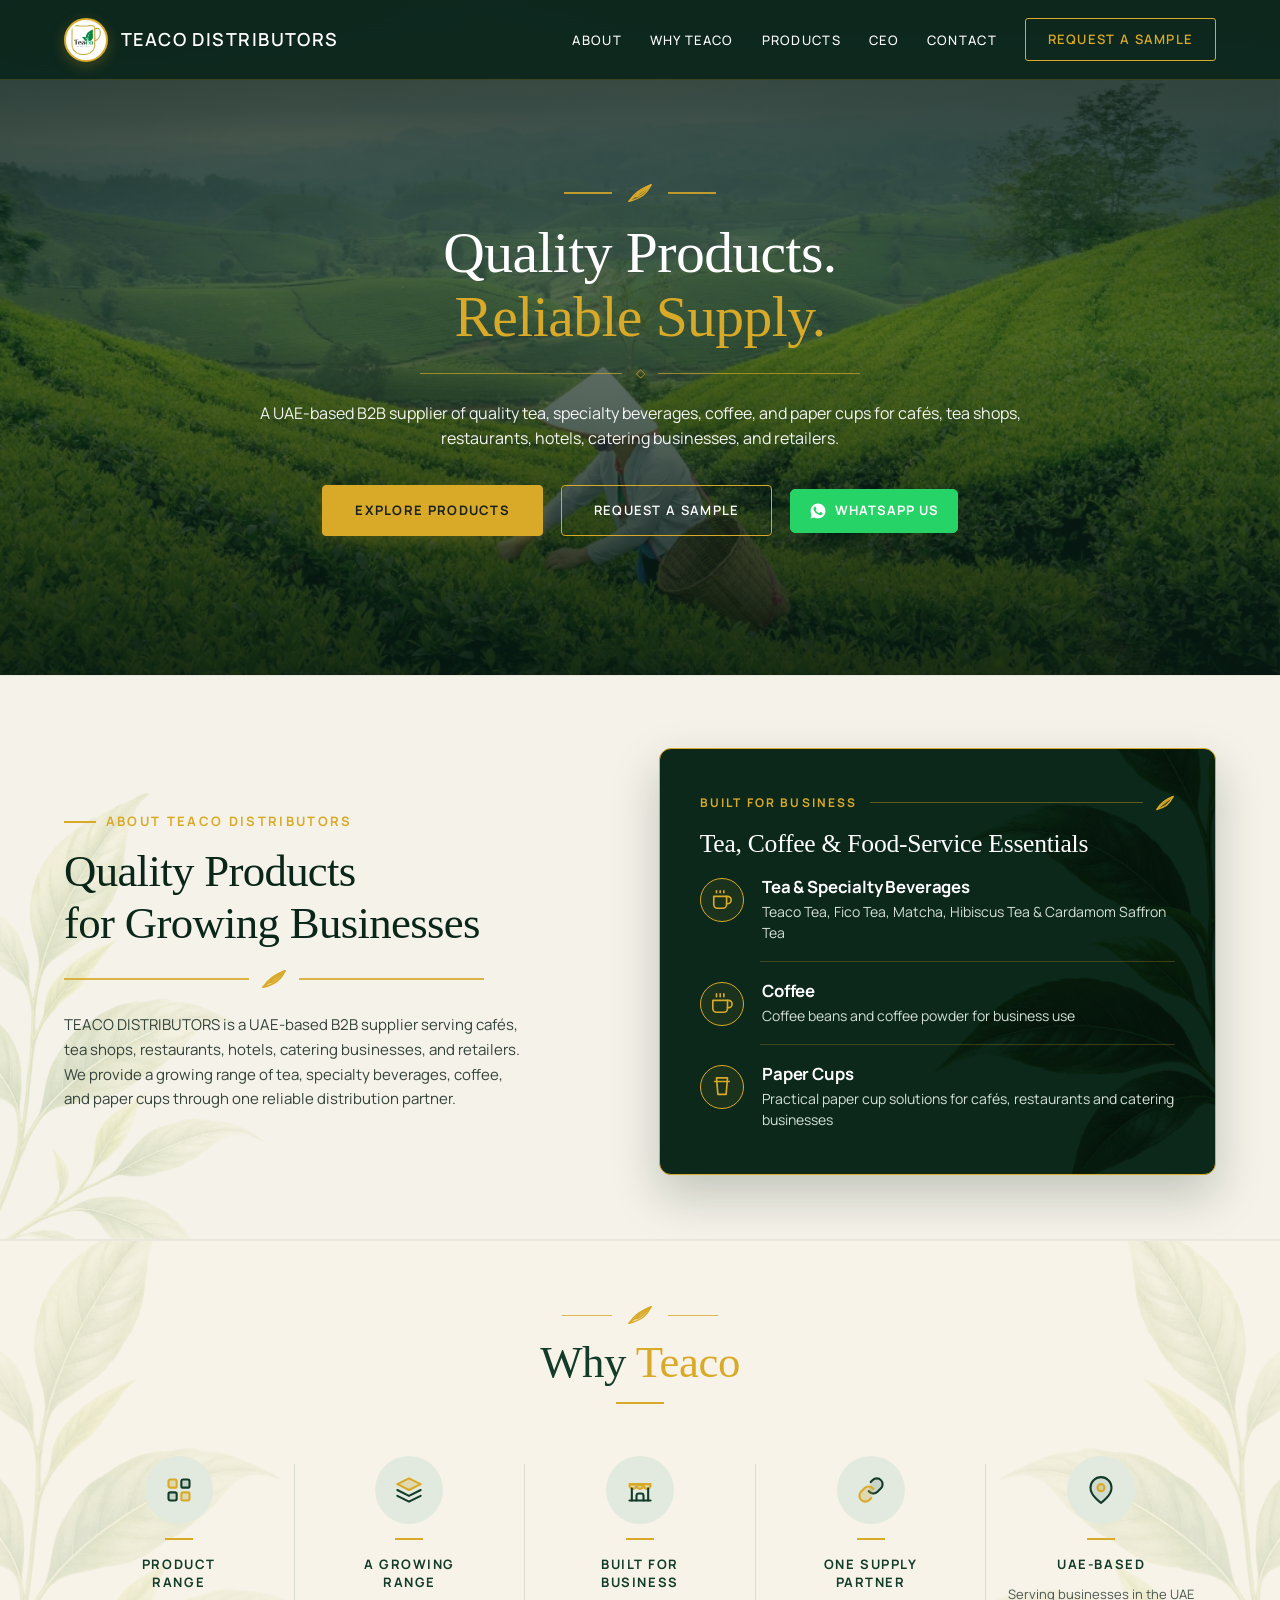
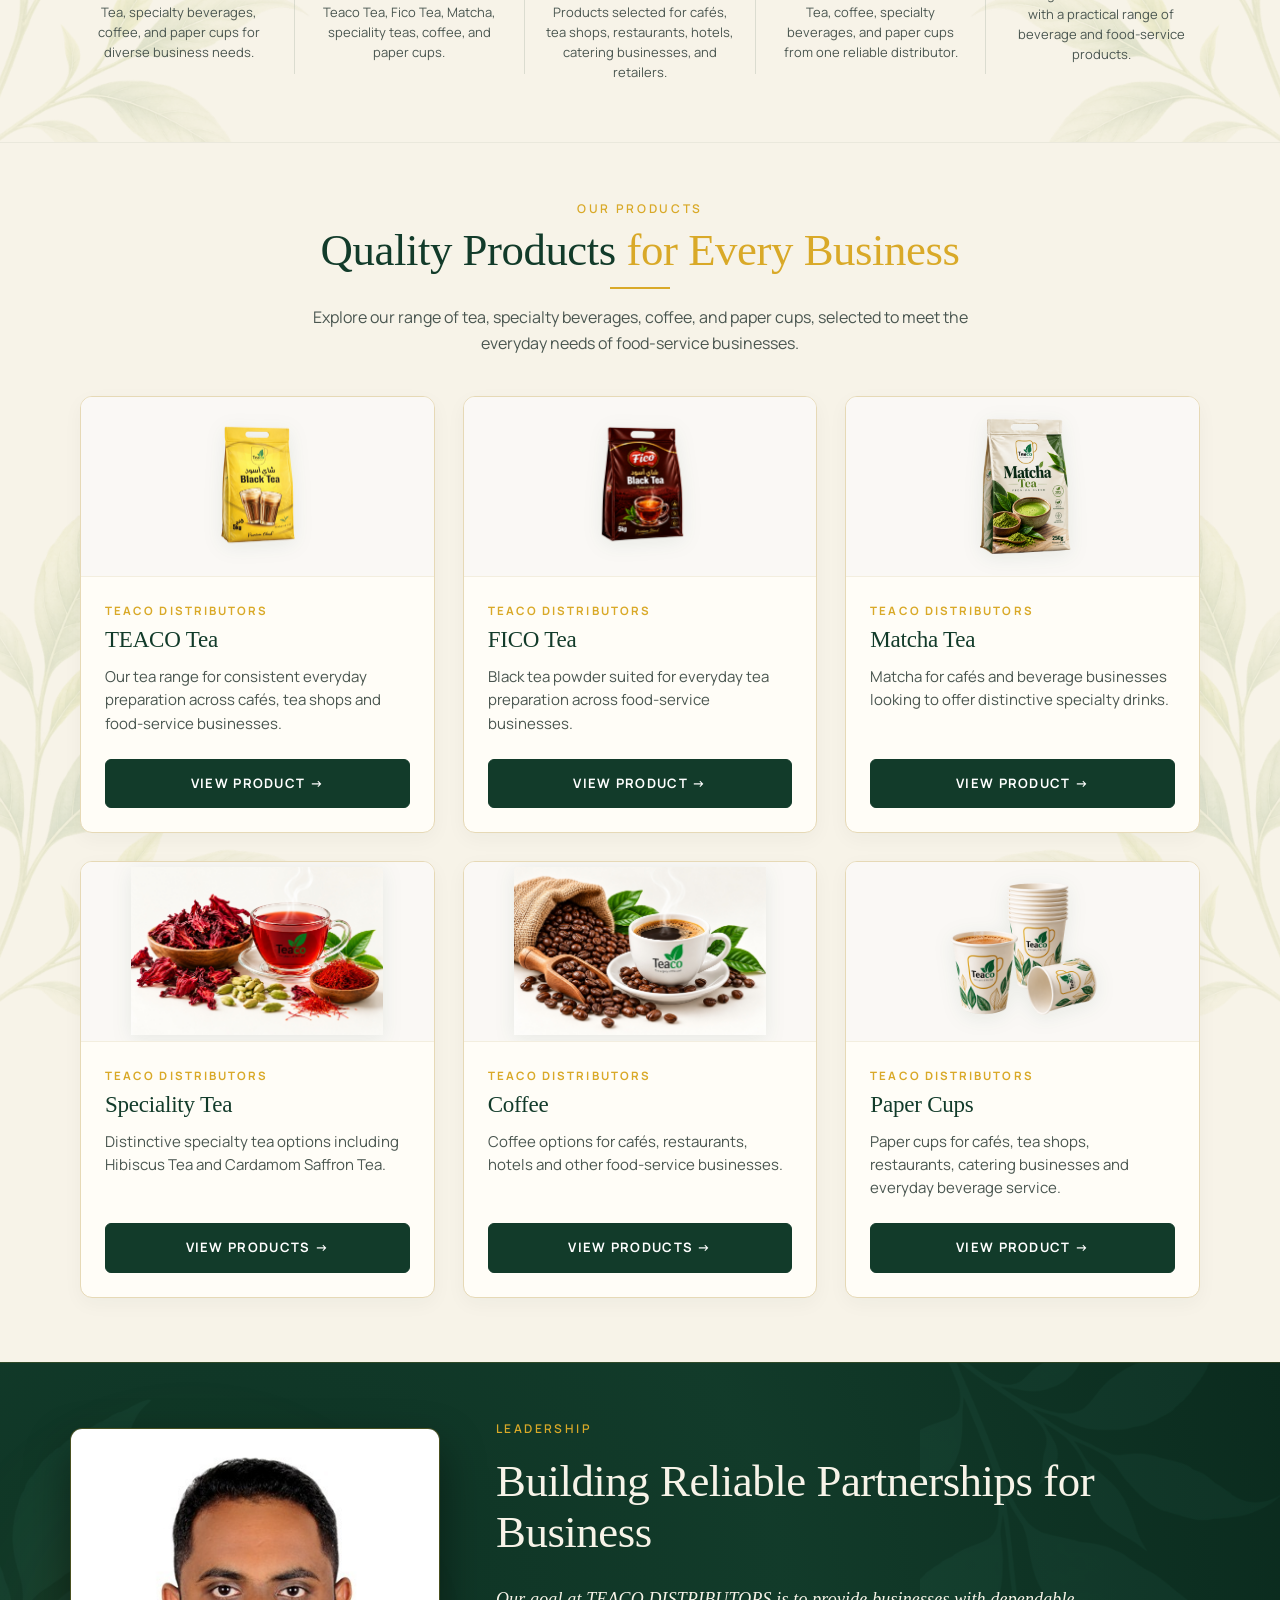
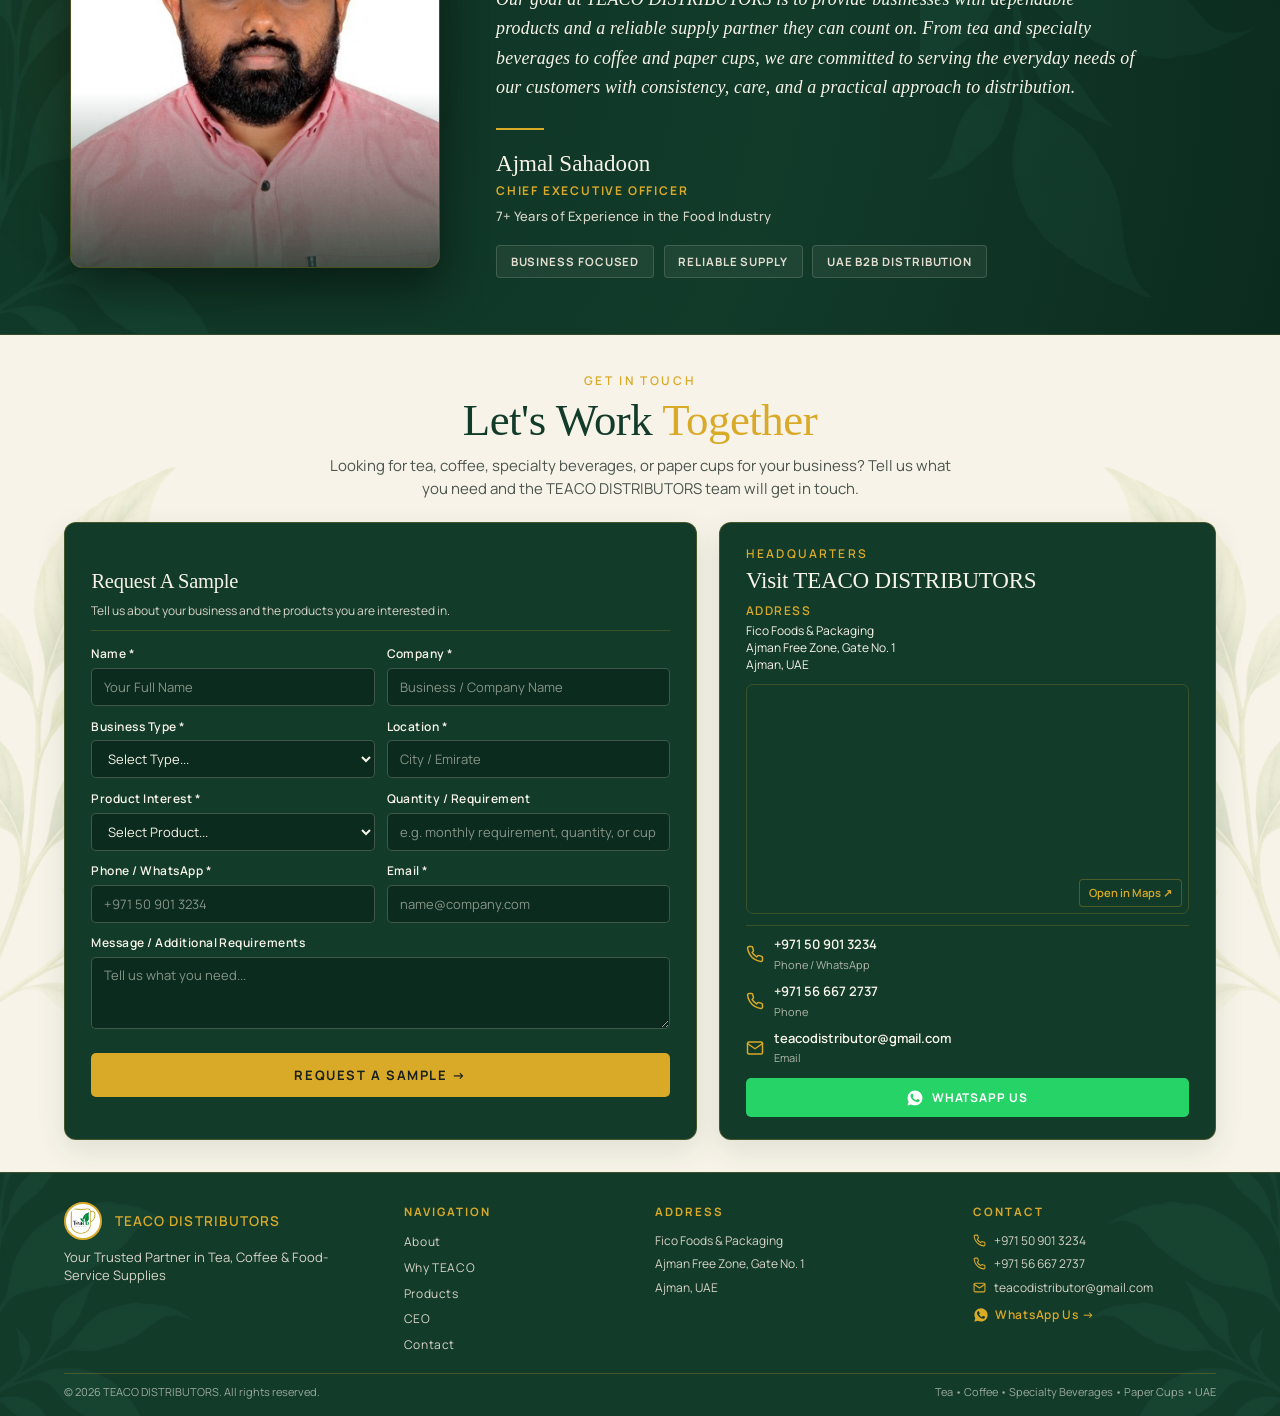
<file: index.html>
<!DOCTYPE html>
<html lang="en">

<head>
  <meta charset="UTF-8">
  <meta name="viewport" content="width=device-width, initial-scale=1.0">

  <!-- SEO Primary Meta Tags -->
  <title>TEACO | Premium Tea Built for Business | UAE B2B Tea Supplier</title>
  <meta name="title" content="TEACO | Premium Tea Built for Business | UAE B2B Tea Supplier">
  <meta name="description"
    content="TEACO is a premier black tea supplier in the UAE focused on B2B tea supply. Supplying 5kg commercial black tea blends to cafés, tea shops, restaurants, hotels, and bulk tea buyers across Dubai and the UAE.">
  <meta name="keywords"
    content="TEACO, Premium tea built for business, Tea supplier UAE, Tea supply UAE, Wholesale tea Dubai, Commercial tea UAE, Bulk tea Dubai, Tea for cafés, Tea for restaurants, Tea for hotels, Tea shops UAE, 5kg black tea UAE">
  <meta name="robots" content="index, follow">
  <link rel="canonical" href="https://www.teaco.ae/">

  <!-- Open Graph / Social Sharing -->
  <meta property="og:type" content="website">
  <meta property="og:url" content="https://www.teaco.ae/">
  <meta property="og:title" content="TEACO | Premium Tea Built for Business">
  <meta property="og:description"
    content="Direct sourcing, consistent blends, and commercial reliability for cafés, hotels, restaurants, and tea businesses across the UAE.">
  <meta property="og:image" content="Assets/images/Home-behind photo.png">

  <!-- Favicon -->
  <link rel="icon" type="image/png" href="Assets/Logo/teaco - Logo.png">

  <!-- Custom Stylesheet -->
  <link rel="stylesheet" href="css/style.css">

  <!-- JSON-LD Structured Data -->
  <script type="application/ld+json">
  {
    "@context": "https://schema.org",
    "@graph": [
      {
        "@type": "Organization",
        "@id": "https://www.teaco.ae/#organization",
        "name": "Teaco",
        "url": "https://www.teaco.ae/",
        "logo": "Assets/Logo/teaco - Logo.png",
        "description": "Premium tea built for business. High-quality commercial black tea supplier serving the United Arab Emirates.",
        "telephone": "+971 56 667 2737",
        "email": "teacodistributor@gmail.com",
        "address": {
          "@type": "PostalAddress",
          "addressLocality": "Dubai",
          "addressCountry": "AE"
        }
      },
      {
        "@type": "LocalBusiness",
        "@id": "https://www.teaco.ae/#localbusiness",
        "name": "Teaco Commercial Tea Supply",
        "image": "Assets/Logo/teaco - Logo.png",
        "telephone": "+971 56 667 2737",
        "email": "teacodistributor@gmail.com",
        "priceRange": "$$",
        "address": {
          "@type": "PostalAddress",
          "addressLocality": "Dubai",
          "addressCountry": "AE"
        },
        "geo": {
          "@type": "GeoCoordinates",
          "latitude": 25.2048,
          "longitude": 55.2708
        },
        "areaServed": {
          "@type": "Country",
          "name": "United Arab Emirates"
        }
      },
      {
        "@type": "Product",
        "name": "TEACO 5KG Premium Black Tea",
        "image": "Assets/Products/Teaco-5kg.jpeg",
        "description": "Premium blend designed to deliver rich colour, quality, and aroma for commercial tea service.",
        "brand": {
          "@type": "Brand",
          "name": "TEACO"
        },
        "offers": {
          "@type": "Offer",
          "availability": "https://schema.org/InStock",
          "areaServed": "AE"
        }
      }
    ]
  }
  </script>
</head>

<body>

  <!-- ==========================================
       HEADER & NAVIGATION
       ========================================== -->
  <header class="site-header" id="site-header">
    <div class="container nav-container">
      <a href="#home" class="brand-logo" aria-label="TEACO DISTRIBUTORS Home">
        <img src="Assets/Logo/teaco - Logo.png" alt="TEACO DISTRIBUTORS Logo">
        <span class="brand-logo-text">TEACO DISTRIBUTORS</span>
      </a>

      <nav aria-label="Main Site Navigation">
        <ul class="nav-links">
          <li><a href="#about">About</a></li>
          <li><a href="#why-teaco">Why TEACO</a></li>
          <li><a href="#products">Products</a></li>
          <li><a href="#ceo">CEO</a></li>
          <li><a href="#contact">Contact</a></li>
          <li><a href="#contact" class="btn btn-nav-cta">Request A Sample</a></li>
        </ul>
      </nav>

      <button class="mobile-nav-toggle" aria-label="Toggle navigation menu" aria-expanded="false">
        <span></span>
        <span></span>
        <span></span>
      </button>
    </div>
  </header>

  <main>
    <!-- Homepage Main View Wrapper -->
    <div id="homepage-view">
      <!-- ==========================================
           HERO SECTION
           ========================================== -->
      <section class="hero-section" id="home">
        <div class="hero-bg-container">
          <!-- Static Background Image -->
          <img src="Assets/images/hero-bg.jpg" alt="TEACO DISTRIBUTORS - Tea, Coffee & Food-Service Supplies Background"
            class="hero-bg-image" width="1920" height="1080">
          <div class="hero-overlay"></div>
        </div>

        <div class="hero-content">
          <!-- Top Gold Botanical Tea-Leaf Ornament -->
          <div class="hero-leaf-ornament">
            <span class="ornament-line"></span>
            <svg width="28" height="20" viewBox="0 0 28 22" fill="none" stroke="#D9A928" stroke-width="1.6"
              stroke-linecap="round" stroke-linejoin="round">
              <path d="M2 20C8 11 14 7 26 2C21 13 14 17 2 20Z" fill="rgba(217, 169, 40, 0.15)" />
              <path d="M2 20C10 13 17 9 26 2" />
              <path d="M9 15C13 8 18 6 26 2C19 11 12 15 9 15Z" fill="rgba(217, 169, 40, 0.15)" />
            </svg>
            <span class="ornament-line"></span>
          </div>

          <!-- Main Compact Hero Headline -->
          <h1 class="heading-h1 hero-editorial-title">
            <span class="text-white">Quality Products.</span><br>
            <span class="text-gold">Reliable Supply.</span>
          </h1>

          <!-- Horizontal Divider Line with Center Diamond -->
          <div class="hero-title-divider">
            <span class="divider-line"></span>
            <span class="divider-diamond">◇</span>
            <span class="divider-line"></span>
          </div>

          <!-- Hero Supporting Description -->
          <p class="hero-subtitle">
            A UAE-based B2B supplier of quality tea, specialty beverages, coffee, and paper cups for cafés, tea shops,
            restaurants, hotels, catering businesses, and retailers.
          </p>

          <!-- CTAs: Explore Products, Request a Sample & WhatsApp Icon Button -->
          <div class="hero-btn-group">
            <a href="#products" class="btn btn-gold">Explore Products</a>
            <a href="#contact" class="btn btn-outline-gold">Request A Sample</a>
            <a href="https://wa.me/971509013234" target="_blank" rel="noopener noreferrer" class="btn btn-whatsapp"
              aria-label="Chat with TEACO DISTRIBUTORS on WhatsApp">
              <svg width="18" height="18" viewBox="0 0 24 24" fill="none" xmlns="http://www.w3.org/2000/svg"
                aria-hidden="true">
                <path
                  d="M19.05 4.95A9.87 9.87 0 0 0 12.04 2c-5.46 0-9.91 4.45-9.91 9.91 0 1.75.46 3.45 1.32 4.95L2 22l5.25-1.38c1.45.79 3.08 1.21 4.79 1.21h.01c5.46 0 9.91-4.45 9.91-9.91 0-2.65-1.03-5.14-2.91-7.02z"
                  fill="#FFFFFF" />
                <path
                  d="M17.47 14.38c-.3-.15-1.76-.87-2.03-.96-.27-.1-.47-.15-.67.15-.2.3-.77.97-.94 1.16-.17.2-.35.22-.64.08-.3-.15-1.26-.46-2.39-1.48-.88-.79-1.48-1.76-1.65-2.06-.17-.3-.02-.46.13-.61.13-.13.3-.35.45-.52.15-.17.2-.3.3-.5.1-.2.05-.37-.03-.52-.07-.15-.67-1.61-.91-2.21-.25-.58-.49-.5-.67-.51l-.57-.01c-.2 0-.52.07-.79.37s-1.04 1.02-1.04 2.48 1.06 2.88 1.21 3.07c.15.2 2.1 3.2 5.08 4.49.71.3 1.26.49 1.69.63.71.22 1.36.19 1.87.12.57-.09 1.76-.72 2.01-1.41.25-.69.25-1.29.17-1.41-.07-.13-.27-.2-.57-.35z"
                  fill="#25D366" />
              </svg>
              <span>WhatsApp Us</span>
            </a>
          </div>
        </div>
      </section>

      <!-- ==========================================
         SECTION: ABOUT TEACO DISTRIBUTORS
         ========================================== -->
      <section class="about-section section-padding" id="about">
        <!-- Left Background Tea Leaf (User Reference Image - Pale Watercolor Branch) -->
        <img src="Assets/images/tea-leaf-bg-left.png" alt="" class="about-bg-leaf-left" aria-hidden="true" width="512"
          height="682">

        <div class="container">
          <div class="about-grid">
            <div class="about-content-left">
              <div class="about-eyebrow-container">
                <span class="about-eyebrow-line"></span>
                <span class="eyebrow">About TEACO DISTRIBUTORS</span>
              </div>
              <h2 class="heading-h2 about-heading-left">
                Quality Products<br>for Growing Businesses
              </h2>
              <div class="about-leaf-divider">
                <span class="leaf-line"></span>
                <svg class="leaf-icon" width="26" height="20" viewBox="0 0 28 22" fill="none" stroke="#D9A928"
                  stroke-width="1.8" stroke-linecap="round" stroke-linejoin="round">
                  <path d="M2 20C8 11 14 7 26 2C21 13 14 17 2 20Z" fill="rgba(217, 169, 40, 0.25)" />
                  <path d="M2 20C10 13 17 9 26 2" />
                  <path d="M9 15C13 8 18 6 26 2C19 11 12 15 9 15Z" fill="rgba(217, 169, 40, 0.25)" />
                </svg>
                <span class="leaf-line"></span>
              </div>
              <p class="body-lead about-body-text">
                TEACO DISTRIBUTORS is a UAE-based B2B supplier serving cafés, tea shops, restaurants, hotels, catering
                businesses, and retailers. We provide a growing range of tea, specialty beverages, coffee, and paper
                cups
                through one reliable distribution partner.
              </p>
            </div>

            <div class="about-visual-right">
              <!-- Right Panel Interior Background Leaf (User Reference Image - Dark Green Branch) -->
              <img src="Assets/images/tea-leaf-bg-right.png" alt="" class="about-panel-bg-leaf" aria-hidden="true"
                width="532" height="682">

              <div class="about-card-body">
                <div class="about-card-header-row">
                  <span class="eyebrow">Built For Business</span>
                  <span class="about-card-header-line"></span>
                  <svg class="about-card-header-leaf" width="20" height="16" viewBox="0 0 24 20" fill="none"
                    stroke="#D9A928" stroke-width="1.8" stroke-linecap="round" stroke-linejoin="round">
                    <path d="M2 18C7 9 13 5 22 2C17 12 12 15 2 18Z" fill="rgba(217, 169, 40, 0.25)" />
                    <path d="M2 18C9 11 15 7 22 2" />
                  </svg>
                </div>

                <h3 class="heading-h3 about-heading-right">
                  Tea, Coffee &amp; Food-Service Essentials
                </h3>

                <div class="about-points-list">
                  <!-- Item 1: Tea & Specialty Beverages -->
                  <div class="about-point-item">
                    <div class="point-icon-circle">
                      <svg width="22" height="22" viewBox="0 0 24 24" fill="none" stroke="#D9A928" stroke-width="1.8"
                        stroke-linecap="round" stroke-linejoin="round">
                        <path d="M17 8h1a4 4 0 0 1 0 8h-1" />
                        <path d="M3 8h14v9a4 4 0 0 1-4 4H7a4 4 0 0 1-4-4V8z" />
                        <line x1="6" y1="2" x2="6" y2="4" />
                        <line x1="10" y1="2" x2="10" y2="4" />
                        <line x1="14" y1="2" x2="14" y2="4" />
                      </svg>
                    </div>
                    <div class="point-content">
                      <h4 class="point-title">Tea &amp; Specialty Beverages</h4>
                      <p class="point-desc">Teaco Tea, Fico Tea, Matcha, Hibiscus Tea &amp; Cardamom Saffron Tea</p>
                    </div>
                  </div>

                  <div class="point-divider"></div>

                  <!-- Item 2: Coffee -->
                  <div class="about-point-item">
                    <div class="point-icon-circle">
                      <svg width="22" height="22" viewBox="0 0 24 24" fill="none" stroke="#D9A928" stroke-width="1.8"
                        stroke-linecap="round" stroke-linejoin="round">
                        <path d="M18 8h1a4 4 0 0 1 0 8h-1" />
                        <path d="M2 8h16v9a4 4 0 0 1-4 4H6a4 4 0 0 1-4-4V8z" />
                        <path d="M6 1v3" />
                        <path d="M10 1v3" />
                        <path d="M14 1v3" />
                      </svg>
                    </div>
                    <div class="point-content">
                      <h4 class="point-title">Coffee</h4>
                      <p class="point-desc">Coffee beans and coffee powder for business use</p>
                    </div>
                  </div>

                  <div class="point-divider"></div>

                  <!-- Item 3: Paper Cups -->
                  <div class="about-point-item">
                    <div class="point-icon-circle">
                      <svg width="22" height="22" viewBox="0 0 24 24" fill="none" stroke="#D9A928" stroke-width="1.8"
                        stroke-linecap="round" stroke-linejoin="round">
                        <path d="M6 2h12l-1.5 18H7.5L6 2z" />
                        <path d="M4 6h16" />
                      </svg>
                    </div>
                    <div class="point-content">
                      <h4 class="point-title">Paper Cups</h4>
                      <p class="point-desc">Practical paper cup solutions for cafés, restaurants and catering businesses
                      </p>
                    </div>
                  </div>
                </div>
              </div>
            </div>
          </div>
        </div>
      </section>

      <!-- ==========================================
         SECTION: WHY TEACO (REDESIGNED 5-FEATURE STRIP)
         ========================================== -->
      <section class="why-section section-padding" id="why-teaco">
        <!-- Background Botanical Artwork (Left & Right Margins) -->
        <img src="Assets/images/tea-leaf-bg-left.png" alt="" class="why-bg-leaf-left" aria-hidden="true" width="450"
          height="600">
        <img src="Assets/images/tea-leaf-bg-left.png" alt="" class="why-bg-leaf-right" aria-hidden="true" width="450"
          height="600">

        <div class="container relative-container">
          <div class="why-header">
            <!-- Top Gold Botanical Tea-Leaf Ornament -->
            <div class="why-leaf-ornament">
              <span class="ornament-line"></span>
              <svg width="28" height="20" viewBox="0 0 28 22" fill="none" stroke="#D9A928" stroke-width="1.6"
                stroke-linecap="round" stroke-linejoin="round">
                <path d="M2 20C8 11 14 7 26 2C21 13 14 17 2 20Z" fill="rgba(217, 169, 40, 0.2)" />
                <path d="M2 20C10 13 17 9 26 2" />
                <path d="M9 15C13 8 18 6 26 2C19 11 12 15 9 15Z" fill="rgba(217, 169, 40, 0.2)" />
              </svg>
              <span class="ornament-line"></span>
            </div>

            <!-- Section Heading: "Why Teaco" -->
            <h2 class="heading-h2 why-main-title">
              <span class="text-forest">Why </span><span class="text-gold">Teaco</span>
            </h2>

            <!-- Underline Accent Line below Heading -->
            <div class="why-title-underline"></div>
          </div>

          <!-- 5-Point Horizontal Feature Strip -->
          <div class="why-features-grid">
            <!-- Item 1: Product Range -->
            <div class="why-feature-col">
              <div class="why-icon-badge">
                <svg width="28" height="28" viewBox="0 0 24 24" fill="none" stroke="#123B2A" stroke-width="1.8"
                  stroke-linecap="round" stroke-linejoin="round">
                  <rect x="3" y="3" width="7" height="7" rx="1.5" fill="rgba(217, 169, 40, 0.25)" stroke="#D9A928" />
                  <rect x="14" y="3" width="7" height="7" rx="1.5" fill="rgba(18, 59, 42, 0.12)" />
                  <rect x="14" y="14" width="7" height="7" rx="1.5" fill="rgba(217, 169, 40, 0.25)" stroke="#D9A928" />
                  <rect x="3" y="14" width="7" height="7" rx="1.5" fill="rgba(18, 59, 42, 0.12)" />
                </svg>
              </div>
              <span class="why-feature-accent-line"></span>
              <h3 class="why-feature-title">Product<br>Range</h3>
              <p class="why-feature-desc">Tea, specialty beverages, coffee, and paper cups for diverse business needs.
              </p>
            </div>

            <div class="why-col-divider"></div>

            <!-- Item 2: A Growing Range -->
            <div class="why-feature-col">
              <div class="why-icon-badge">
                <svg width="28" height="28" viewBox="0 0 24 24" fill="none" stroke="#123B2A" stroke-width="1.8"
                  stroke-linecap="round" stroke-linejoin="round">
                  <path d="M12 2L2 7l10 5 10-5-10-5z" fill="rgba(217, 169, 40, 0.25)" stroke="#D9A928" />
                  <path d="M2 17l10 5 10-5" />
                  <path d="M2 12l10 5 10-5" />
                </svg>
              </div>
              <span class="why-feature-accent-line"></span>
              <h3 class="why-feature-title">A Growing<br>Range</h3>
              <p class="why-feature-desc">Teaco Tea, Fico Tea, Matcha, speciality teas, coffee, and paper cups.</p>
            </div>

            <div class="why-col-divider"></div>

            <!-- Item 3: Built for Business -->
            <div class="why-feature-col">
              <div class="why-icon-badge">
                <svg width="28" height="28" viewBox="0 0 24 24" fill="none" stroke="#123B2A" stroke-width="1.8"
                  stroke-linecap="round" stroke-linejoin="round">
                  <path d="M3 21h18" />
                  <path d="M3 7v1a3 3 0 0 0 6 0V7m0 1a3 3 0 0 0 6 0V7m0 1a3 3 0 0 0 6 0V7H3z"
                    fill="rgba(217, 169, 40, 0.25)" stroke="#D9A928" />
                  <path d="M5 21V10.85M19 21V10.85" />
                  <path d="M9 21v-4a2 2 0 0 1 2-2h2a2 2 0 0 1 2 2v4" />
                </svg>
              </div>
              <span class="why-feature-accent-line"></span>
              <h3 class="why-feature-title">Built For<br>Business</h3>
              <p class="why-feature-desc">Products selected for cafés, tea shops, restaurants, hotels, catering
                businesses, and retailers.</p>
            </div>

            <div class="why-col-divider"></div>

            <!-- Item 4: One Supply Partner -->
            <div class="why-feature-col">
              <div class="why-icon-badge">
                <svg width="28" height="28" viewBox="0 0 24 24" fill="none" stroke="#123B2A" stroke-width="1.8"
                  stroke-linecap="round" stroke-linejoin="round">
                  <path d="M10 13a5 5 0 0 0 7.54.54l3-3a5 5 0 0 0-7.07-7.07l-1.72 1.71" fill="rgba(18, 59, 42, 0.12)" />
                  <path d="M14 11a5 5 0 0 0-7.54-.54l-3 3a5 5 0 0 0 7.07 7.07l1.71-1.71" fill="rgba(217, 169, 40, 0.25)"
                    stroke="#D9A928" />
                </svg>
              </div>
              <span class="why-feature-accent-line"></span>
              <h3 class="why-feature-title">One Supply<br>Partner</h3>
              <p class="why-feature-desc">Tea, coffee, specialty beverages, and paper cups from one reliable
                distributor.
              </p>
            </div>

            <div class="why-col-divider"></div>

            <!-- Item 5: UAE-Based -->
            <div class="why-feature-col">
              <div class="why-icon-badge">
                <svg width="28" height="28" viewBox="0 0 24 24" fill="none" stroke="#123B2A" stroke-width="1.8"
                  stroke-linecap="round" stroke-linejoin="round">
                  <path d="M21 10c0 7-9 13-9 13s-9-6-9-13a9 9 0 1 1 18 0z" fill="rgba(18, 59, 42, 0.08)" />
                  <circle cx="12" cy="10" r="3" fill="rgba(217, 169, 40, 0.25)" stroke="#D9A928" />
                </svg>
              </div>
              <span class="why-feature-accent-line"></span>
              <h3 class="why-feature-title">UAE-Based</h3>
              <p class="why-feature-desc">Serving businesses in the UAE with a practical range of beverage and
                food-service products.</p>
            </div>
          </div>
        </div>
      </section>

      <!-- ==========================================
         SECTION: PRODUCTS (OUR PRODUCTS CATALOGUE)
         ========================================== -->
      <section class="products-section" id="products">
        <!-- Background Botanical Tea Leaves (Outer Edges) -->
        <img src="Assets/images/tea-leaf-bg-left.png" alt="" class="products-bg-leaf-left" aria-hidden="true"
          width="450" height="600">
        <img src="Assets/images/tea-leaf-bg-left.png" alt="" class="products-bg-leaf-right" aria-hidden="true"
          width="450" height="600">

        <div class="container products-max-container">
          <!-- Section Header -->
          <div class="products-header">
            <span class="products-eyebrow">Our Products</span>
            <h2 class="heading-h2 products-main-title">
              <span class="text-forest">Quality Products </span><span class="text-gold">for Every Business</span>
            </h2>
            <div class="products-title-divider"></div>
            <p class="products-lead-text">
              Explore our range of tea, specialty beverages, coffee, and paper cups, selected to meet the everyday needs
              of food-service businesses.
            </p>
          </div>

          <div class="product-cards-grid">
            <!-- Card 1: TEACO TEA -->
            <article class="product-cat-card">
              <div class="product-cat-image-wrapper">
                <img src="Assets/Products/teaco-tea.png" alt="TEACO Tea" loading="lazy" class="product-cat-img">
              </div>
              <div class="product-cat-content">
                <span class="product-cat-sub">TEACO DISTRIBUTORS</span>
                <h3 class="product-cat-title">TEACO Tea</h3>
                <p class="product-cat-desc">Our tea range for consistent everyday preparation across cafés, tea shops
                  and food-service businesses.</p>
                <a href="/products/teaco-tea" class="btn-product-card-cta" data-route="/products/teaco-tea">
                  View Product &rarr;
                </a>
              </div>
            </article>

            <!-- Card 2: FICO TEA -->
            <article class="product-cat-card">
              <div class="product-cat-image-wrapper">
                <img src="Assets/Products/Fico-tea powder.png" alt="FICO Tea" loading="lazy" class="product-cat-img">
              </div>
              <div class="product-cat-content">
                <span class="product-cat-sub">TEACO DISTRIBUTORS</span>
                <h3 class="product-cat-title">FICO Tea</h3>
                <p class="product-cat-desc">Black tea powder suited for everyday tea preparation across food-service
                  businesses.</p>
                <a href="/products/fico-tea" class="btn-product-card-cta" data-route="/products/fico-tea">
                  View Product &rarr;
                </a>
              </div>
            </article>

            <!-- Card 3: MATCHA TEA -->
            <article class="product-cat-card">
              <div class="product-cat-image-wrapper">
                <img src="Assets/Products/matcha-tea.png" alt="Matcha Tea" loading="lazy" class="product-cat-img">
              </div>
              <div class="product-cat-content">
                <span class="product-cat-sub">TEACO DISTRIBUTORS</span>
                <h3 class="product-cat-title">Matcha Tea</h3>
                <p class="product-cat-desc">Matcha for cafés and beverage businesses looking to offer distinctive
                  specialty drinks.</p>
                <a href="/products/matcha-tea" class="btn-product-card-cta" data-route="/products/matcha-tea">
                  View Product &rarr;
                </a>
              </div>
            </article>

            <!-- Card 4: SPECIALITY TEA -->
            <article class="product-cat-card">
              <div class="product-cat-image-wrapper">
                <img src="Assets/Products/speciality-tea.jpg" alt="Speciality Tea" loading="lazy"
                  class="product-cat-img">
              </div>
              <div class="product-cat-content">
                <span class="product-cat-sub">TEACO DISTRIBUTORS</span>
                <h3 class="product-cat-title">Speciality Tea</h3>
                <p class="product-cat-desc">Distinctive specialty tea options including Hibiscus Tea and Cardamom
                  Saffron Tea.</p>
                <a href="/products/speciality-tea" class="btn-product-card-cta" data-route="/products/speciality-tea">
                  View Products &rarr;
                </a>
              </div>
            </article>

            <!-- Card 5: COFFEE -->
            <article class="product-cat-card">
              <div class="product-cat-image-wrapper">
                <img src="Assets/Products/coffee.jpg" alt="Coffee" loading="lazy" class="product-cat-img">
              </div>
              <div class="product-cat-content">
                <span class="product-cat-sub">TEACO DISTRIBUTORS</span>
                <h3 class="product-cat-title">Coffee</h3>
                <p class="product-cat-desc">Coffee options for cafés, restaurants, hotels and other food-service
                  businesses.</p>
                <a href="/products/coffee" class="btn-product-card-cta" data-route="/products/coffee">
                  View Products &rarr;
                </a>
              </div>
            </article>

            <!-- Card 6: PAPER CUPS -->
            <article class="product-cat-card">
              <div class="product-cat-image-wrapper">
                <img src="Assets/Products/paper-cups.png" alt="Paper Cups" loading="lazy" class="product-cat-img">
              </div>
              <div class="product-cat-content">
                <span class="product-cat-sub">TEACO DISTRIBUTORS</span>
                <h3 class="product-cat-title">Paper Cups</h3>
                <p class="product-cat-desc">Paper cups for cafés, tea shops, restaurants, catering businesses and
                  everyday beverage service.</p>
                <a href="/products/paper-cups" class="btn-product-card-cta" data-route="/products/paper-cups">
                  View Product &rarr;
                </a>
              </div>
            </article>
          </div>
        </div>
      </section>

      <!-- ==========================================
         SECTION: LEADERSHIP (CEO MESSAGE REDESIGN)
         ========================================== -->
      <section class="ceo-section" id="ceo">
        <!-- Background Botanical Tea Leaves (Left & Right Margins) -->
        <img src="Assets/images/tea-leaf-bg-left.png" alt="" class="ceo-bg-leaf-left" aria-hidden="true" width="450"
          height="600">
        <img src="Assets/images/tea-leaf-bg-left.png" alt="" class="ceo-bg-leaf-right" aria-hidden="true" width="450"
          height="600">
        <div class="ceo-ambient-glow" aria-hidden="true"></div>
        <div class="container ceo-max-container">
          <div class="ceo-grid">
            <!-- Left Column: CEO Portrait -->
            <div class="ceo-image-wrapper">
              <div class="ceo-image-frame">
                <img src="Assets/images/CEO%20photo.jpg"
                  alt="Ajmal Sahadoon - Chief Executive Officer, Teaco Distributors" loading="lazy" width="700"
                  height="700">
                <div class="ceo-image-overlay"></div>
              </div>
            </div>

            <!-- Right Column: Leadership & Executive Message -->
            <div class="ceo-quote-box">
              <span class="ceo-eyebrow">Leadership</span>

              <h2 class="ceo-heading">
                Building Reliable Partnerships for Business
              </h2>

              <div class="ceo-quote-container">
                <blockquote class="ceo-quote-text">
                  Our goal at TEACO DISTRIBUTORS is to provide businesses with dependable products and a reliable
                  supply partner they can count on. From tea and specialty beverages to coffee and paper cups, we are
                  committed to serving the everyday needs of our customers with consistency, care, and a practical
                  approach to distribution.
                </blockquote>
              </div>

              <!-- Thin Gold Divider -->
              <div class="ceo-gold-divider"></div>

              <!-- CEO Name, Title & Experience -->
              <div class="ceo-meta-info">
                <div class="ceo-name">Ajmal Sahadoon</div>
                <div class="ceo-title">Chief Executive Officer</div>
                <div class="ceo-experience">7+ Years of Experience in the Food Industry</div>
              </div>

              <!-- Positioning Tags -->
              <div class="ceo-pillars">
                <span class="ceo-pillar-tag">Business Focused</span>
                <span class="ceo-pillar-tag">Reliable Supply</span>
                <span class="ceo-pillar-tag">UAE B2B Distribution</span>
              </div>
            </div>
          </div>
        </div>
      </section>

      <!-- ==========================================
         SECTION: CONTACT & LOCATION (B2B ENQUIRY & SAMPLE REQUEST)
         ========================================== -->
      <section class="contact-location-section" id="contact">
        <!-- Background Botanical Tea Leaves (Outer Edges) -->
        <img src="Assets/images/tea-leaf-bg-left.png" alt="" class="contact-bg-leaf-left" aria-hidden="true" width="450"
          height="600">
        <img src="Assets/images/tea-leaf-bg-left.png" alt="" class="contact-bg-leaf-right" aria-hidden="true"
          width="450" height="600">

        <div class="container contact-max-container">
          <!-- Section Header (Centered) -->
          <div class="contact-header">
            <span class="contact-eyebrow">Get In Touch</span>
            <h2 class="heading-h2 contact-main-title">
              <span class="text-forest">Let's Work </span><span class="text-gold">Together</span>
            </h2>
            <p class="contact-subtitle">
              Looking for tea, coffee, specialty beverages, or paper cups for your business? Tell us what you need and
              the TEACO DISTRIBUTORS team will get in touch.
            </p>
          </div>

          <div class="contact-two-panel-grid">
            <!-- LEFT PANEL: B2B Sample Request Form Block -->
            <div class="contact-form-panel">
              <div class="form-header-box">
                <h3 class="form-title">Request A Sample</h3>
                <p class="form-subtitle">Tell us about your business and the products you are interested in.</p>
              </div>

              <form id="quote-form" action="https://formsubmit.co/ajax/teacodistributor@gmail.com" method="POST">
                <input type="hidden" name="_subject" value="New TEACO Sample Request">
                <input type="hidden" name="_captcha" value="false">
                <input type="text" name="_honey" style="display:none" tabindex="-1" autocomplete="off">

                <div class="form-row">
                  <div class="form-group">
                    <label class="form-label-dark" for="form-name">Name *</label>
                    <input type="text" id="form-name" name="name" class="form-input-dark" placeholder="Your Full Name"
                      required>
                  </div>
                  <div class="form-group">
                    <label class="form-label-dark" for="form-company">Company *</label>
                    <input type="text" id="form-company" name="company" class="form-input-dark"
                      placeholder="Business / Company Name" required>
                  </div>
                </div>

                <div class="form-row">
                  <div class="form-group">
                    <label class="form-label-dark" for="form-business-type">Business Type *</label>
                    <select id="form-business-type" name="business-type" class="form-select-dark" required>
                      <option value="" disabled selected>Select Type...</option>
                      <option value="Café">Café</option>
                      <option value="Tea Shop">Tea Shop</option>
                      <option value="Restaurant">Restaurant</option>
                      <option value="Hotel">Hotel</option>
                      <option value="Catering Business">Catering Business</option>
                      <option value="Retailer">Retailer</option>
                      <option value="Other">Other</option>
                    </select>
                  </div>
                  <div class="form-group">
                    <label class="form-label-dark" for="form-location">Location *</label>
                    <input type="text" id="form-location" name="location" class="form-input-dark"
                      placeholder="City / Emirate" required>
                  </div>
                </div>

                <div class="form-row">
                  <div class="form-group">
                    <label class="form-label-dark" for="form-product">Product Interest *</label>
                    <select id="form-product" name="product" class="form-select-dark" required>
                      <option value="" disabled selected>Select Product...</option>
                      <option value="Teaco Tea">Teaco Tea</option>
                      <option value="Fico Tea">Fico Tea</option>
                      <option value="Matcha Tea">Matcha Tea</option>
                      <option value="Hibiscus Tea">Hibiscus Tea</option>
                      <option value="Cardamom Saffron Tea">Cardamom Saffron Tea</option>
                      <option value="Coffee Beans">Coffee Beans</option>
                      <option value="Coffee Powder">Coffee Powder</option>
                      <option value="Paper Cups">Paper Cups</option>
                      <option value="Multiple Products">Multiple Products</option>
                      <option value="Other">Other</option>
                    </select>
                  </div>
                  <div class="form-group">
                    <label class="form-label-dark" for="form-quantity">Quantity / Requirement</label>
                    <input type="text" id="form-quantity" name="quantity" class="form-input-dark"
                      placeholder="e.g. monthly requirement, quantity, or cup size">
                  </div>
                </div>

                <div class="form-row">
                  <div class="form-group">
                    <label class="form-label-dark" for="form-phone">Phone / WhatsApp *</label>
                    <input type="tel" id="form-phone" name="phone" class="form-input-dark"
                      placeholder="+971 50 901 3234" required>
                  </div>
                  <div class="form-group">
                    <label class="form-label-dark" for="form-email">Email *</label>
                    <input type="email" id="form-email" name="email" class="form-input-dark"
                      placeholder="name@company.com" required>
                  </div>
                </div>

                <div class="form-group form-group-full">
                  <label class="form-label-dark" for="form-message">Message / Additional Requirements</label>
                  <textarea id="form-message" name="message" class="form-textarea-dark" rows="3"
                    placeholder="Tell us what you need..."></textarea>
                </div>

                <button type="submit" class="btn btn-quote-cta">
                  Request A Sample &rarr;
                </button>
              </form>

              <div id="sample-success-message" style="display: none; text-align: center; padding: 2.5rem 1rem;">
                <div
                  style="width: 64px; height: 64px; border-radius: 50%; background-color: var(--about-teaco-gold); color: #18201C; display: flex; align-items: center; justify-content: center; margin: 0 auto 1.5rem auto; box-shadow: 0 8px 24px rgba(217, 169, 40, 0.35);">
                  <svg width="32" height="32" viewBox="0 0 24 24" fill="none" stroke="currentColor" stroke-width="2.5"
                    stroke-linecap="round" stroke-linejoin="round">
                    <polyline points="20 6 9 17 4 12"></polyline>
                  </svg>
                </div>
                <h3
                  style="font-family: var(--font-ramillas); font-size: 1.75rem; margin-bottom: 0.75rem; color: #F7F3E8;">
                  Sample Request Received</h3>
                <p
                  style="color: #D8D4C7; max-width: 460px; margin: 0 auto 1.75rem auto; font-family: var(--font-sans-modern); font-size: 0.95rem; line-height: 1.6;">
                  Thank you. Your enquiry has been received. The TEACO DISTRIBUTORS team will contact you shortly.
                </p>
              </div>
            </div>

            <!-- RIGHT PANEL: Location, Map & Direct Contact Card -->
            <div class="contact-location-panel" id="location">
              <div class="location-header">
                <span class="location-eyebrow">Headquarters</span>
                <h3 class="location-title">Visit TEACO DISTRIBUTORS</h3>

                <div class="location-address-box">
                  <span class="location-address-label">Address</span>
                  <p class="location-address-text">
                    Fico Foods & Packaging<br>
                    Ajman Free Zone, Gate No. 1<br>
                    Ajman, UAE
                  </p>
                </div>
              </div>

              <div class="map-container-box">
                <iframe title="Fico Foods & Packaging - Ajman Free Zone Gate 1 Location Map"
                  src="https://www.google.com/maps/embed?pb=!1m18!1m12!1m3!1d14418.575648107937!2d55.4414842!3d25.4168051!2m3!1f0!2f0!3f0!3m2!1i1024!2i768!4f13.1!3m3!1m2!1s0x3e5f57771788775f%3A0xbca12a8397a61d15!2sAjman%20Free%20Zone%2C%20Gate%201!5e0!3m2!1sen!2sae!4v1700000000000!5m2!1sen!2sae"
                  allowfullscreen="" loading="lazy" referrerpolicy="no-referrer-when-downgrade">
                </iframe>
                <a href="https://maps.google.com/?q=Ajman+Free+Zone+Gate+1" target="_blank" rel="noopener noreferrer"
                  class="open-maps-link">Open in Maps ↗</a>
              </div>

              <div class="location-contact-details">
                <div class="contact-detail-item">
                  <svg width="18" height="18" viewBox="0 0 24 24" fill="none" stroke="#D9A928" stroke-width="2"
                    stroke-linecap="round" stroke-linejoin="round">
                    <path
                      d="M22 16.92v3a2 2 0 0 1-2.18 2 19.79 19.79 0 0 1-8.63-3.07 19.5 19.5 0 0 1-6-6 19.79 19.79 0 0 1-3.07-8.67A2 2 0 0 1 4.11 2h3a2 2 0 0 1 2 1.72 12.84 12.84 0 0 0 .7 2.81 2 2 0 0 1-.45 2.11L8.09 9.91a16 16 0 0 0 6 6l1.27-1.27a2 2 0 0 1 2.11-.45 12.84 12.84 0 0 0 2.81.7A2 2 0 0 1 22 16.92z">
                    </path>
                  </svg>
                  <div class="contact-detail-text-col">
                    <a href="https://wa.me/971509013234" target="_blank" rel="noopener noreferrer">+971 50 901 3234</a>
                    <span class="detail-sub-label">Phone / WhatsApp</span>
                  </div>
                </div>

                <div class="contact-detail-item">
                  <svg width="18" height="18" viewBox="0 0 24 24" fill="none" stroke="#D9A928" stroke-width="2"
                    stroke-linecap="round" stroke-linejoin="round">
                    <path
                      d="M22 16.92v3a2 2 0 0 1-2.18 2 19.79 19.79 0 0 1-8.63-3.07 19.5 19.5 0 0 1-6-6 19.79 19.79 0 0 1-3.07-8.67A2 2 0 0 1 4.11 2h3a2 2 0 0 1 2 1.72 12.84 12.84 0 0 0 .7 2.81 2 2 0 0 1-.45 2.11L8.09 9.91a16 16 0 0 0 6 6l1.27-1.27a2 2 0 0 1 2.11-.45 12.84 12.84 0 0 0 2.81.7A2 2 0 0 1 22 16.92z">
                    </path>
                  </svg>
                  <div class="contact-detail-text-col">
                    <a href="tel:+971566672737">+971 56 667 2737</a>
                    <span class="detail-sub-label">Phone</span>
                  </div>
                </div>

                <div class="contact-detail-item">
                  <svg width="18" height="18" viewBox="0 0 24 24" fill="none" stroke="#D9A928" stroke-width="2"
                    stroke-linecap="round" stroke-linejoin="round">
                    <path d="M4 4h16c1.1 0 2 .9 2 2v12c0 1.1-.9 2-2 2H4c-1.1 0-2-.9-2-2V6c0-1.1.9-2 2-2z"></path>
                    <polyline points="22,6 12,13 2,6"></polyline>
                  </svg>
                  <div class="contact-detail-text-col">
                    <a href="mailto:teacodistributor@gmail.com">teacodistributor@gmail.com</a>
                    <span class="detail-sub-label">Email</span>
                  </div>
                </div>
              </div>

              <div class="location-whatsapp-action">
                <a href="https://wa.me/971509013234" target="_blank" rel="noopener noreferrer"
                  class="btn btn-whatsapp-card">
                  <svg width="18" height="18" viewBox="0 0 24 24" fill="none" xmlns="http://www.w3.org/2000/svg"
                    aria-hidden="true">
                    <path
                      d="M19.05 4.95A9.87 9.87 0 0 0 12.04 2c-5.46 0-9.91 4.45-9.91 9.91 0 1.75.46 3.45 1.32 4.95L2 22l5.25-1.38c1.45.79 3.08 1.21 4.79 1.21h.01c5.46 0 9.91-4.45 9.91-9.91 0-2.65-1.03-5.14-2.91-7.02z"
                      fill="#FFFFFF" />
                    <path
                      d="M17.47 14.38c-.3-.15-1.76-.87-2.03-.96-.27-.1-.47-.15-.67.15-.2.3-.77.97-.94 1.16-.17.2-.35.22-.64.08-.3-.15-1.26-.46-2.39-1.48-.88-.79-1.48-1.76-1.65-2.06-.17-.3-.02-.46.13-.61.13-.13.3-.35.45-.52.15-.17.2-.3.3-.5.1-.2.05-.37-.03-.52-.07-.15-.67-1.61-.91-2.21-.25-.58-.49-.5-.67-.51l-.57-.01c-.2 0-.52.07-.79.37s-1.04 1.02-1.04 2.48 1.06 2.88 1.21 3.07c.15.2 2.1 3.2 5.08 4.49.71.3 1.26.49 1.69.63.71.22 1.36.19 1.87.12.57-.09 1.76-.72 2.01-1.41.25-.69.25-1.29.17-1.41-.07-.13-.27-.2-.57-.35z"
                      fill="#25D366" />
                  </svg>
                  <span>WhatsApp Us</span>
                </a>
              </div>
            </div>
          </div>
        </div>
      </section>
    </div><!-- end #homepage-view -->

    <!-- Dynamic Product Detail Page View Container -->
    <div id="product-detail-view" class="product-detail-view" style="display: none;"></div>
  </main>

  <!-- ==========================================
       FOOTER (REDESIGNED SHORT & COMPACT 4-COLUMN FOOTER)
       ========================================== -->
  <footer class="site-footer">
    <!-- Background Botanical Tea Leaves (Outer Edges) -->
    <img src="Assets/images/tea-leaf-bg-left.png" alt="" class="footer-bg-leaf-left" aria-hidden="true" width="380"
      height="500">
    <img src="Assets/images/tea-leaf-bg-left.png" alt="" class="footer-bg-leaf-right" aria-hidden="true" width="380"
      height="500">

    <div class="container footer-max-container">
      <div class="footer-4col-grid">
        <!-- Column 1: TEACO DISTRIBUTORS Brand -->
        <div class="footer-col footer-col-brand">
          <a href="#home" class="footer-logo">
            <img src="Assets/Logo/teaco - Logo.png" alt="TEACO DISTRIBUTORS Logo">
            <span class="brand-logo-text">TEACO DISTRIBUTORS</span>
          </a>
          <p class="footer-tagline">Your Trusted Partner in Tea, Coffee &amp; Food-Service Supplies</p>
        </div>

        <!-- Column 2: Navigation -->
        <div class="footer-col">
          <h4 class="footer-col-title">Navigation</h4>
          <nav aria-label="Footer Navigation" class="footer-nav-links">
            <a href="#about">About</a>
            <a href="#why-teaco">Why TEACO</a>
            <a href="#products">Products</a>
            <a href="#ceo">CEO</a>
            <a href="#contact">Contact</a>
          </nav>
        </div>

        <!-- Column 3: Address -->
        <div class="footer-col">
          <h4 class="footer-col-title">Address</h4>
          <div class="footer-address-info">
            <p>Fico Foods &amp; Packaging</p>
            <p>Ajman Free Zone, Gate No. 1</p>
            <p>Ajman, UAE</p>
          </div>
        </div>

        <!-- Column 4: Contact -->
        <div class="footer-col">
          <h4 class="footer-col-title">Contact</h4>
          <div class="footer-contact-info">
            <p>
              <svg width="13" height="13" viewBox="0 0 24 24" fill="none" stroke="#D9A928" stroke-width="2"
                stroke-linecap="round" stroke-linejoin="round" aria-hidden="true">
                <path
                  d="M22 16.92v3a2 2 0 0 1-2.18 2 19.79 19.79 0 0 1-8.63-3.07 19.5 19.5 0 0 1-6-6 19.79 19.79 0 0 1-3.07-8.67A2 2 0 0 1 4.11 2h3a2 2 0 0 1 2 1.72 12.84 12.84 0 0 0 .7 2.81 2 2 0 0 1-.45 2.11L8.09 9.91a16 16 0 0 0 6 6l1.27-1.27a2 2 0 0 1 2.11-.45 12.84 12.84 0 0 0 2.81.7A2 2 0 0 1 22 16.92z">
                </path>
              </svg>
              <a href="tel:+971509013234">+971 50 901 3234</a>
            </p>
            <p>
              <svg width="13" height="13" viewBox="0 0 24 24" fill="none" stroke="#D9A928" stroke-width="2"
                stroke-linecap="round" stroke-linejoin="round" aria-hidden="true">
                <path
                  d="M22 16.92v3a2 2 0 0 1-2.18 2 19.79 19.79 0 0 1-8.63-3.07 19.5 19.5 0 0 1-6-6 19.79 19.79 0 0 1-3.07-8.67A2 2 0 0 1 4.11 2h3a2 2 0 0 1 2 1.72 12.84 12.84 0 0 0 .7 2.81 2 2 0 0 1-.45 2.11L8.09 9.91a16 16 0 0 0 6 6l1.27-1.27a2 2 0 0 1 2.11-.45 12.84 12.84 0 0 0 2.81.7A2 2 0 0 1 22 16.92z">
                </path>
              </svg>
              <a href="tel:+971566672737">+971 56 667 2737</a>
            </p>
            <p>
              <svg width="13" height="13" viewBox="0 0 24 24" fill="none" stroke="#D9A928" stroke-width="2"
                stroke-linecap="round" stroke-linejoin="round" aria-hidden="true">
                <path d="M4 4h16c1.1 0 2 .9 2 2v12c0 1.1-.9 2-2 2H4c-1.1 0-2-.9-2-2V6c0-1.1.9-2 2-2z"></path>
                <polyline points="22,6 12,13 2,6"></polyline>
              </svg>
              <a href="mailto:teacodistributor@gmail.com">teacodistributor@gmail.com</a>
            </p>
            <div class="footer-whatsapp-wrapper">
              <a href="https://wa.me/971509013234" target="_blank" rel="noopener noreferrer" class="whatsapp-text-link">
                <svg width="16" height="16" viewBox="0 0 24 24" fill="none" xmlns="http://www.w3.org/2000/svg"
                  aria-hidden="true">
                  <path
                    d="M19.05 4.95A9.87 9.87 0 0 0 12.04 2c-5.46 0-9.91 4.45-9.91 9.91 0 1.75.46 3.45 1.32 4.95L2 22l5.25-1.38c1.45.79 3.08 1.21 4.79 1.21h.01c5.46 0 9.91-4.45 9.91-9.91 0-2.65-1.03-5.14-2.91-7.02z"
                    fill="#D9A928" />
                  <path
                    d="M17.47 14.38c-.3-.15-1.76-.87-2.03-.96-.27-.1-.47-.15-.67.15-.2.3-.77.97-.94 1.16-.17.2-.35.22-.64.08-.3-.15-1.26-.46-2.39-1.48-.88-.79-1.48-1.76-1.65-2.06-.17-.3-.02-.46.13-.61.13-.13.3-.35.45-.52.15-.17.2-.3.3-.5.1-.2.05-.37-.03-.52-.07-.15-.67-1.61-.91-2.21-.25-.58-.49-.5-.67-.51l-.57-.01c-.2 0-.52.07-.79.37s-1.04 1.02-1.04 2.48 1.06 2.88 1.21 3.07c.15.2 2.1 3.2 5.08 4.49.71.3 1.26.49 1.69.63.71.22 1.36.19 1.87.12.57-.09 1.76-.72 2.01-1.41.25-.69.25-1.29.17-1.41-.07-.13-.27-.2-.57-.35z"
                    fill="#123B2A" />
                </svg>
                <span>WhatsApp Us &rarr;</span>
              </a>
            </div>
          </div>
        </div>
      </div>

      <!-- Thin Gold Accent Divider Line -->
      <div class="footer-divider-line"></div>

      <!-- Compact Copyright Row -->
      <div class="footer-bottom-row">
        <span class="copyright-left">© 2026 TEACO DISTRIBUTORS. All rights reserved.</span>
        <span class="copyright-right">Tea • Coffee • Specialty Beverages • Paper Cups • UAE</span>
      </div>
    </div>
  </footer>

  <!-- Product Data & Main JavaScript Logic -->
  <script src="js/products-data.js"></script>
  <script src="js/main.js"></script>
</body>

</html>
</file>
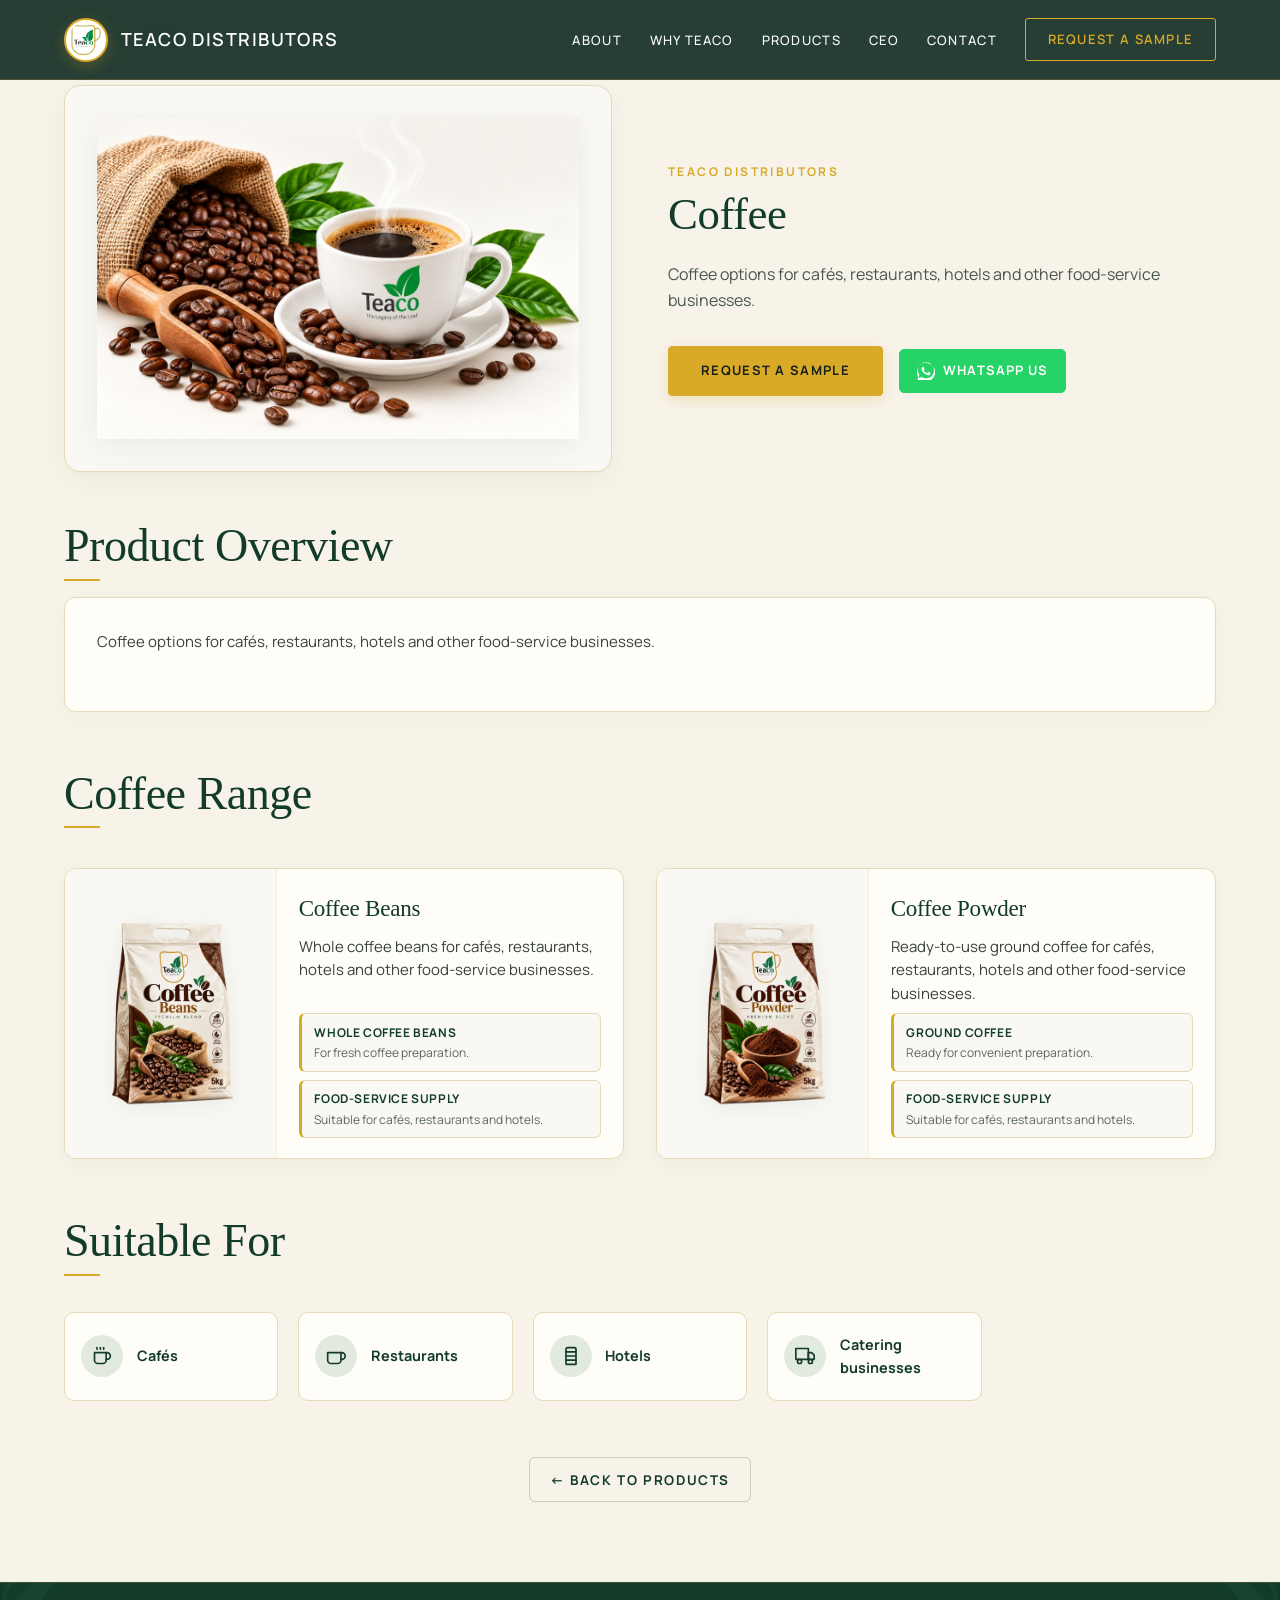
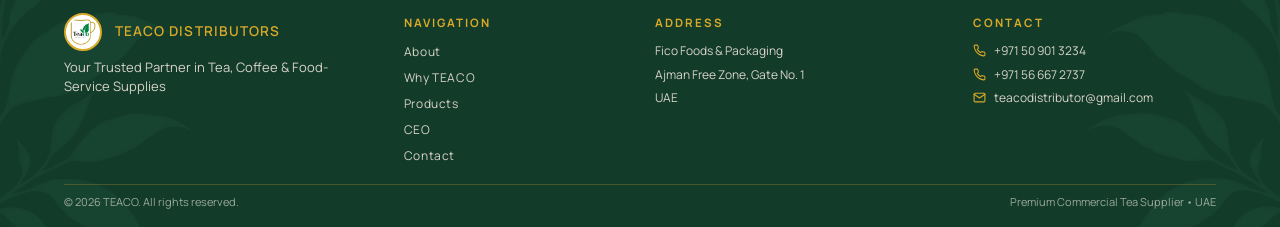
<file: products/coffee/index.html>
<!DOCTYPE html>
<html lang="en">

<head>
  <meta charset="UTF-8">
  <meta name="viewport" content="width=device-width, initial-scale=1.0">

  <!-- SEO Primary Meta Tags -->
  <title>Coffee Supplier in UAE | Coffee Beans & Powder | Teaco Distributors</title>
  <meta name="title" content="Coffee Supplier in UAE | Coffee Beans & Powder | Teaco Distributors">
  <meta name="description"
    content="Coffee options including coffee beans and coffee powder for cafés, restaurants, hotels and food-service businesses in the UAE.">
  <meta name="robots" content="index, follow">
  <link rel="canonical" href="https://www.teaco.ae/products/coffee">

  <!-- Favicon -->
  <link rel="icon" type="image/png" href="../../Assets/Logo/teaco - Logo.png">

  <!-- Custom Stylesheet -->
  <link rel="stylesheet" href="../../css/style.css">
</head>

<body>

  <!-- ==========================================
       HEADER & NAVIGATION
       ========================================== -->
  <header class="site-header" id="site-header">
    <div class="container nav-container">
      <a href="../../index.html#home" class="brand-logo" aria-label="TEACO DISTRIBUTORS Home">
        <img src="../../Assets/Logo/teaco - Logo.png" alt="TEACO DISTRIBUTORS Logo">
        <span class="brand-logo-text">TEACO DISTRIBUTORS</span>
      </a>

      <nav aria-label="Main Site Navigation">
        <ul class="nav-links">
          <li><a href="../../index.html#about">About</a></li>
          <li><a href="../../index.html#why-teaco">Why TEACO</a></li>
          <li><a href="../../index.html#products">Products</a></li>
          <li><a href="../../index.html#ceo">CEO</a></li>
          <li><a href="../../index.html#contact">Contact</a></li>
          <li><a href="../../index.html#contact" class="btn btn-nav-cta">Request A Sample</a></li>
        </ul>
      </nav>

      <button class="mobile-nav-toggle" aria-label="Toggle navigation menu" aria-expanded="false">
        <span></span>
        <span></span>
        <span></span>
      </button>
    </div>
  </header>

  <main class="product-detail-view">
    <div class="container">
      <!-- Breadcrumbs -->
      <nav class="breadcrumbs-nav" aria-label="Breadcrumb">
        <a href="../../index.html" class="breadcrumb-link">Home</a>
        <span class="breadcrumb-sep">→</span>
        <a href="../../index.html#products" class="breadcrumb-link">Products</a>
        <span class="breadcrumb-sep">→</span>
        <span class="breadcrumb-current">Coffee</span>
      </nav>

      <!-- Product Hero Section -->
      <section class="product-detail-hero">
        <div class="product-detail-hero-grid">
          <div class="product-detail-hero-media">
            <div class="product-detail-hero-img-box">
              <img src="../../Assets/Products/coffee.jpg" alt="Coffee Beans and Coffee Powder" class="product-detail-hero-img">
            </div>
          </div>
          <div class="product-detail-hero-info">
            <span class="product-detail-label">TEACO DISTRIBUTORS</span>
            <h1 class="product-detail-title">Coffee</h1>
            <p class="product-detail-hero-desc">
              Coffee options for cafés, restaurants, hotels and other food-service businesses.
            </p>
            <div class="product-detail-hero-actions">
              <a href="../../index.html#contact" class="btn btn-gold">Request A Sample</a>
              <a href="https://wa.me/971509013234" target="_blank" rel="noopener noreferrer" class="btn btn-whatsapp">
                <svg width="18" height="18" viewBox="0 0 24 24" fill="currentColor" aria-hidden="true"><path d="M17.472 14.382c-.297-.149-1.758-.867-2.03-.967-.273-.099-.471-.148-.67.15-.197.297-.767.966-.94 1.164-.173.199-.347.223-.644.075-.297-.15-1.255-.463-2.39-1.475-.883-.788-1.48-1.761-1.653-2.059-.173-.297-.018-.458.13-.606.134-.133.298-.347.446-.52.149-.174.198-.298.298-.497.099-.198.05-.371-.025-.52-.075-.149-.669-1.612-.916-2.207-.242-.579-.487-.501-.669-.51l-.57-.01c-.198 0-.52.074-.792.372s-1.04 1.016-1.04 2.479 1.065 2.876 1.213 3.074c.149.198 2.095 3.2 5.076 4.487.709.306 1.263.489 1.694.626.712.226 1.36.194 1.872.118.571-.085 1.758-.719 2.006-1.413.248-.694.248-1.289.173-1.413-.074-.124-.272-.198-.57-.347m-5.421 7.461c-1.928 0-3.816-.516-5.474-1.493l-.393-.231-4.072 1.068 1.087-3.969-.257-.409c-1.074-1.707-1.64-3.684-1.64-5.706 0-5.897 4.798-10.695 10.697-10.695 2.856 0 5.541 1.112 7.558 3.131 2.018 2.018 3.129 4.704 3.129 7.561 0 5.899-4.798 10.696-10.693 10.696m0-23.479C5.47 1.636 0 7.107 0 13.834c0 2.148.56 4.245 1.622 6.09L0 26l6.236-1.635c1.782.97 3.791 1.48 5.811 1.48 6.727 0 12.197-5.47 12.197-12.196 0-3.258-1.269-6.321-3.573-8.625C18.368 2.719 15.305 1.45 12.051 1.45"/></svg>
                <span>WhatsApp Us</span>
              </a>
            </div>
          </div>
        </div>
      </section>

      <!-- Product Overview Section -->
      <section class="product-overview-section">
        <h2 class="pdetail-section-title">Product Overview</h2>
        <div class="product-overview-box">
          <p class="product-overview-text">Coffee options for cafés, restaurants, hotels and other food-service businesses.</p>
        </div>
      </section>

      <!-- Sub-Products Section (Coffee Range) -->
      <section class="sub-products-section">
        <h2 class="pdetail-section-title">Coffee Range</h2>
        <div class="sub-products-grid">
          <!-- Sub-Product 1: COFFEE BEANS -->
          <article class="sub-product-card">
            <div class="sub-product-img-box">
              <img src="../../Assets/Products/coffee-beans.png" alt="Coffee Beans" class="sub-product-img">
            </div>
            <div class="sub-product-content">
              <h3 class="sub-product-title">Coffee Beans</h3>
              <p class="sub-product-desc">
                Whole coffee beans for cafés, restaurants, hotels and other food-service businesses.
              </p>

              <div class="sub-product-highlights">
                <div class="sub-highlight-card">
                  <h4 class="sub-highlight-title">Whole Coffee Beans</h4>
                  <p class="sub-highlight-desc">For fresh coffee preparation.</p>
                </div>
                <div class="sub-highlight-card">
                  <h4 class="sub-highlight-title">Food-Service Supply</h4>
                  <p class="sub-highlight-desc">Suitable for cafés, restaurants and hotels.</p>
                </div>
              </div>
            </div>
          </article>

          <!-- Sub-Product 2: COFFEE POWDER -->
          <article class="sub-product-card">
            <div class="sub-product-img-box">
              <img src="../../Assets/Products/coffee-powder.png" alt="Coffee Powder" class="sub-product-img">
            </div>
            <div class="sub-product-content">
              <h3 class="sub-product-title">Coffee Powder</h3>
              <p class="sub-product-desc">
                Ready-to-use ground coffee for cafés, restaurants, hotels and other food-service businesses.
              </p>

              <div class="sub-product-highlights">
                <div class="sub-highlight-card">
                  <h4 class="sub-highlight-title">Ground Coffee</h4>
                  <p class="sub-highlight-desc">Ready for convenient preparation.</p>
                </div>
                <div class="sub-highlight-card">
                  <h4 class="sub-highlight-title">Food-Service Supply</h4>
                  <p class="sub-highlight-desc">Suitable for cafés, restaurants and hotels.</p>
                </div>
              </div>
            </div>
          </article>
        </div>
      </section>

      <!-- Suitable For Section -->
      <section class="suitable-for-section">
        <h2 class="pdetail-section-title">Suitable For</h2>
        <div class="suitable-for-grid">
          <div class="suitable-card">
            <div class="suitable-icon-circle">
              <svg width="20" height="20" viewBox="0 0 24 24" fill="none" stroke="currentColor" stroke-width="2" stroke-linecap="round" stroke-linejoin="round"><path d="M17 8h1a4 4 0 0 1 0 8h-1"/><path d="M3 8h14v9a4 4 0 0 1-4 4H7a4 4 0 0 1-4-4V8z"/><line x1="6" y1="2" x2="6" y2="4"/><line x1="10" y1="2" x2="10" y2="4"/><line x1="14" y1="2" x2="14" y2="4"/></svg>
            </div>
            <span class="suitable-title">Cafés</span>
          </div>

          <div class="suitable-card">
            <div class="suitable-icon-circle">
              <svg width="20" height="20" viewBox="0 0 24 24" fill="none" stroke="currentColor" stroke-width="2" stroke-linecap="round" stroke-linejoin="round"><path d="M18 8h1a4 4 0 0 1 0 8h-1"/><path d="M2 8h16v9a4 4 0 0 1-4 4H6a4 4 0 0 1-4-4V8z"/></svg>
            </div>
            <span class="suitable-title">Restaurants</span>
          </div>

          <div class="suitable-card">
            <div class="suitable-icon-circle">
              <svg width="20" height="20" viewBox="0 0 24 24" fill="none" stroke="currentColor" stroke-width="2" stroke-linecap="round" stroke-linejoin="round"><path d="M6 22V4a2 2 0 0 1 2-2h8a2 2 0 0 1 2 2v18Z"/><path d="M6 12h12"/><path d="M6 7h12"/><path d="M6 17h12"/></svg>
            </div>
            <span class="suitable-title">Hotels</span>
          </div>

          <div class="suitable-card">
            <div class="suitable-icon-circle">
              <svg width="20" height="20" viewBox="0 0 24 24" fill="none" stroke="currentColor" stroke-width="2" stroke-linecap="round" stroke-linejoin="round"><rect x="1" y="3" width="15" height="13"/><polygon points="16 8 20 8 23 11 23 16 16 16 16 8"/><circle cx="5.5" cy="18.5" r="2.5"/><circle cx="18.5" cy="18.5" r="2.5"/></svg>
            </div>
            <span class="suitable-title">Catering businesses</span>
          </div>
        </div>
      </section>

      <!-- Back Button -->
      <div class="back-to-products-wrapper">
        <a href="../../index.html#products" class="btn-back-products">← Back To Products</a>
      </div>
    </div>
  </main>

  <!-- ==========================================
       FOOTER
       ========================================== -->
  <footer class="site-footer">
    <img src="../../Assets/images/tea-leaf-bg-left.png" alt="" class="footer-bg-leaf-left" aria-hidden="true" width="380" height="500">
    <img src="../../Assets/images/tea-leaf-bg-left.png" alt="" class="footer-bg-leaf-right" aria-hidden="true" width="380" height="500">

    <div class="container footer-max-container">
      <div class="footer-4col-grid">
        <div class="footer-col footer-col-brand">
          <a href="../../index.html#home" class="footer-logo">
            <img src="../../Assets/Logo/teaco - Logo.png" alt="TEACO DISTRIBUTORS Logo">
            <span class="brand-logo-text">TEACO DISTRIBUTORS</span>
          </a>
          <p class="footer-tagline">Your Trusted Partner in Tea, Coffee &amp; Food-Service Supplies</p>
        </div>

        <div class="footer-col">
          <h4 class="footer-col-title">Navigation</h4>
          <nav aria-label="Footer Navigation" class="footer-nav-links">
            <a href="../../index.html#about">About</a>
            <a href="../../index.html#why-teaco">Why TEACO</a>
            <a href="../../index.html#products">Products</a>
            <a href="../../index.html#ceo">CEO</a>
            <a href="../../index.html#contact">Contact</a>
          </nav>
        </div>

        <div class="footer-col">
          <h4 class="footer-col-title">Address</h4>
          <div class="footer-address-info">
            <p>Fico Foods & Packaging</p>
            <p>Ajman Free Zone, Gate No. 1</p>
            <p>UAE</p>
          </div>
        </div>

        <div class="footer-col">
          <h4 class="footer-col-title">Contact</h4>
          <div class="footer-contact-info">
            <p>
              <svg width="13" height="13" viewBox="0 0 24 24" fill="none" stroke="#D9A928" stroke-width="2" stroke-linecap="round" stroke-linejoin="round" aria-hidden="true"><path d="M22 16.92v3a2 2 0 0 1-2.18 2 19.79 19.79 0 0 1-8.63-3.07 19.5 19.5 0 0 1-6-6 19.79 19.79 0 0 1-3.07-8.67A2 2 0 0 1 4.11 2h3a2 2 0 0 1 2 1.72 12.84 12.84 0 0 0 .7 2.81 2 2 0 0 1-.45 2.11L8.09 9.91a16 16 0 0 0 6 6l1.27-1.27a2 2 0 0 1 2.11-.45 12.84 12.84 0 0 0 2.81.7A2 2 0 0 1 22 16.92z"></path></svg>
              <a href="https://wa.me/971509013234" target="_blank" rel="noopener noreferrer">+971 50 901 3234</a>
            </p>
            <p>
              <svg width="13" height="13" viewBox="0 0 24 24" fill="none" stroke="#D9A928" stroke-width="2" stroke-linecap="round" stroke-linejoin="round" aria-hidden="true"><path d="M22 16.92v3a2 2 0 0 1-2.18 2 19.79 19.79 0 0 1-8.63-3.07 19.5 19.5 0 0 1-6-6 19.79 19.79 0 0 1-3.07-8.67A2 2 0 0 1 4.11 2h3a2 2 0 0 1 2 1.72 12.84 12.84 0 0 0 .7 2.81 2 2 0 0 1-.45 2.11L8.09 9.91a16 16 0 0 0 6 6l1.27-1.27a2 2 0 0 1 2.11-.45 12.84 12.84 0 0 0 2.81.7A2 2 0 0 1 22 16.92z"></path></svg>
              <a href="https://wa.me/971566672737" target="_blank" rel="noopener noreferrer">+971 56 667 2737</a>
            </p>
            <p>
              <svg width="13" height="13" viewBox="0 0 24 24" fill="none" stroke="#D9A928" stroke-width="2" stroke-linecap="round" stroke-linejoin="round" aria-hidden="true"><path d="M4 4h16c1.1 0 2 .9 2 2v12c0 1.1-.9 2-2 2H4c-1.1 0-2-.9-2-2V6c0-1.1.9-2 2-2z"></path><polyline points="22,6 12,13 2,6"></polyline></svg>
              <a href="mailto:teacodistributor@gmail.com">teacodistributor@gmail.com</a>
            </p>
          </div>
        </div>
      </div>

      <div class="footer-divider-line"></div>

      <div class="footer-bottom-row">
        <span class="copyright-left">© 2026 TEACO. All rights reserved.</span>
        <span class="copyright-right">Premium Commercial Tea Supplier • UAE</span>
      </div>
    </div>
  </footer>

  <script src="../../js/products-data.js"></script>
  <script src="../../js/main.js"></script>
</body>

</html>
</file>
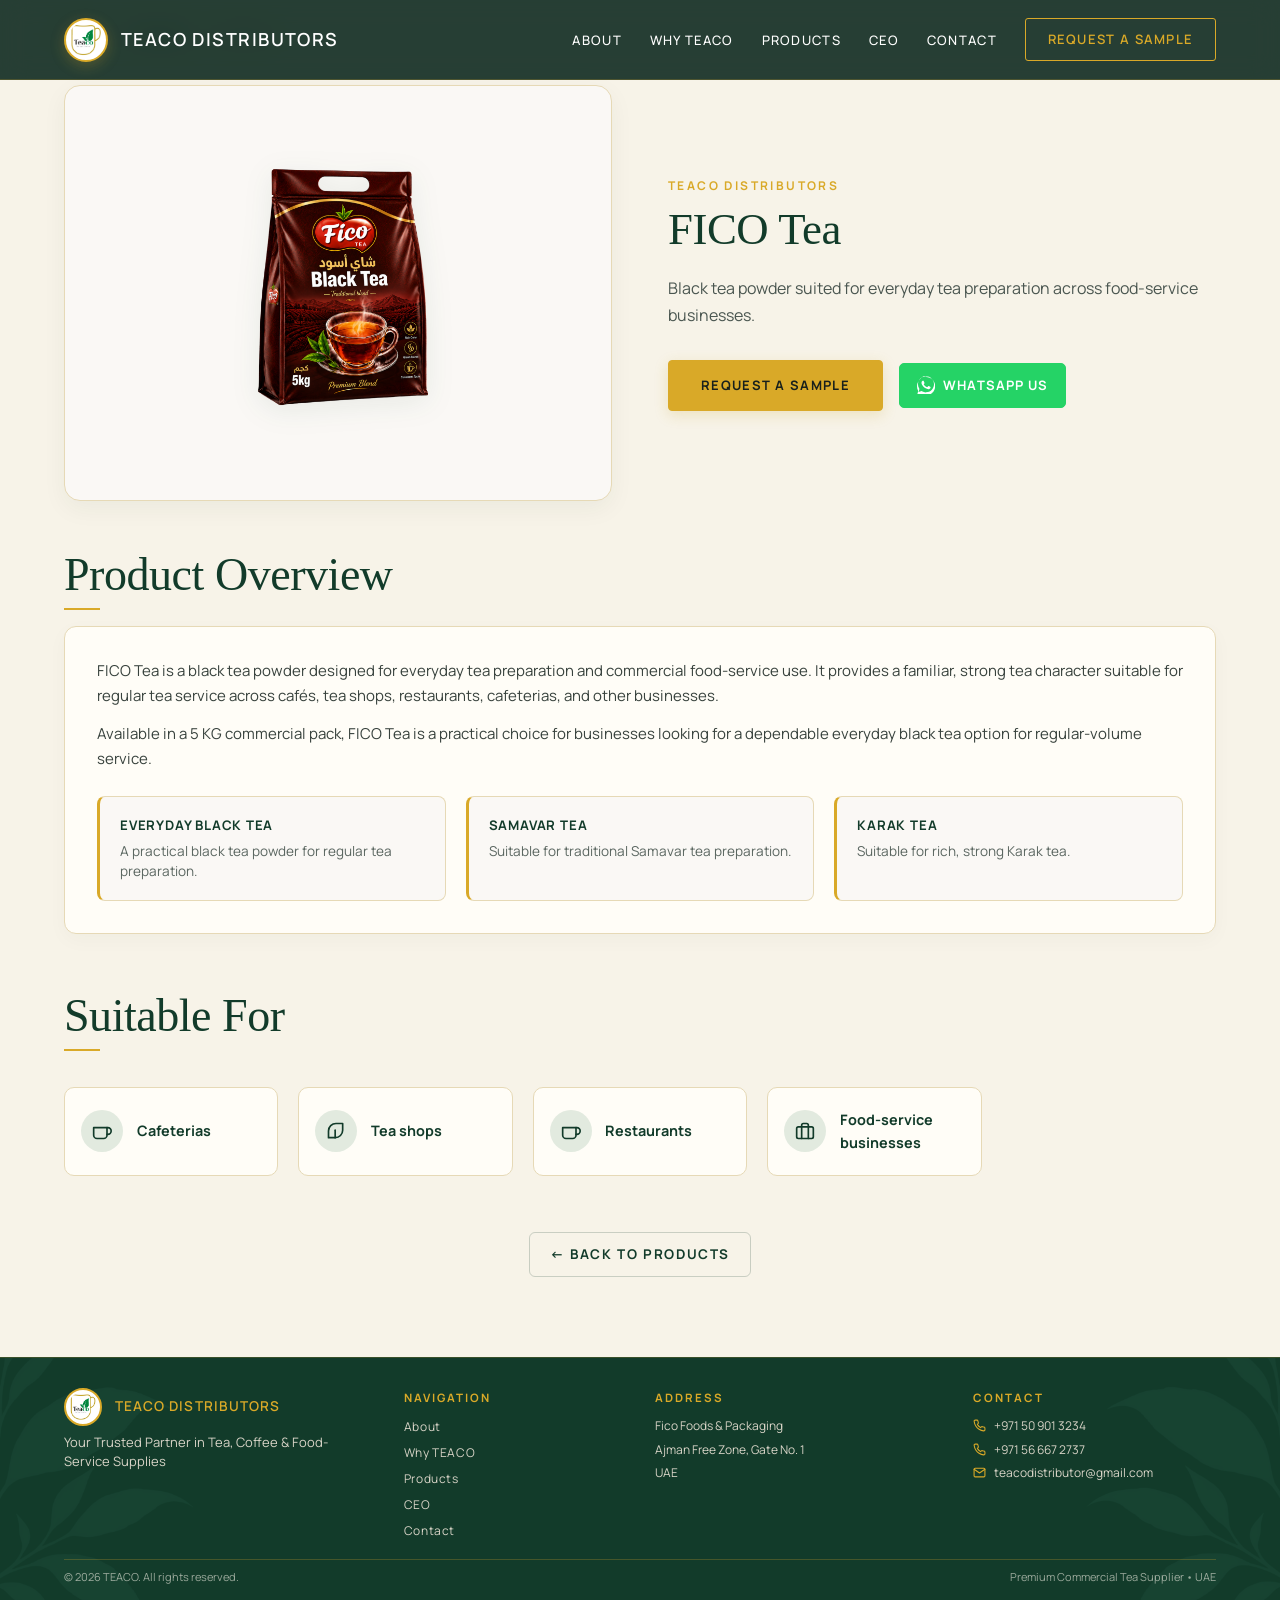
<file: products/fico-tea/index.html>
<!DOCTYPE html>
<html lang="en">

<head>
  <meta charset="UTF-8">
  <meta name="viewport" content="width=device-width, initial-scale=1.0">

  <!-- SEO Primary Meta Tags -->
  <title>Fico Tea | Black Tea Supplier in UAE | Teaco Distributors</title>
  <meta name="title" content="Fico Tea | Black Tea Supplier in UAE | Teaco Distributors">
  <meta name="description"
    content="Fico Tea black tea powder suited for everyday tea preparation across food-service businesses in the UAE.">
  <meta name="robots" content="index, follow">
  <link rel="canonical" href="https://www.teaco.ae/products/fico-tea">

  <!-- Favicon -->
  <link rel="icon" type="image/png" href="../../Assets/Logo/teaco - Logo.png">

  <!-- Custom Stylesheet -->
  <link rel="stylesheet" href="../../css/style.css">
</head>

<body>

  <!-- ==========================================
       HEADER & NAVIGATION
       ========================================== -->
  <header class="site-header" id="site-header">
    <div class="container nav-container">
      <a href="../../index.html#home" class="brand-logo" aria-label="TEACO DISTRIBUTORS Home">
        <img src="../../Assets/Logo/teaco - Logo.png" alt="TEACO DISTRIBUTORS Logo">
        <span class="brand-logo-text">TEACO DISTRIBUTORS</span>
      </a>

      <nav aria-label="Main Site Navigation">
        <ul class="nav-links">
          <li><a href="../../index.html#about">About</a></li>
          <li><a href="../../index.html#why-teaco">Why TEACO</a></li>
          <li><a href="../../index.html#products">Products</a></li>
          <li><a href="../../index.html#ceo">CEO</a></li>
          <li><a href="../../index.html#contact">Contact</a></li>
          <li><a href="../../index.html#contact" class="btn btn-nav-cta">Request A Sample</a></li>
        </ul>
      </nav>

      <button class="mobile-nav-toggle" aria-label="Toggle navigation menu" aria-expanded="false">
        <span></span>
        <span></span>
        <span></span>
      </button>
    </div>
  </header>

  <main class="product-detail-view">
    <div class="container">
      <!-- Breadcrumbs -->
      <nav class="breadcrumbs-nav" aria-label="Breadcrumb">
        <a href="../../index.html" class="breadcrumb-link">Home</a>
        <span class="breadcrumb-sep">→</span>
        <a href="../../index.html#products" class="breadcrumb-link">Products</a>
        <span class="breadcrumb-sep">→</span>
        <span class="breadcrumb-current">Fico Tea</span>
      </nav>

      <!-- Product Hero Section -->
      <section class="product-detail-hero">
        <div class="product-detail-hero-grid">
          <div class="product-detail-hero-media">
            <div class="product-detail-hero-img-box">
              <img src="../../Assets/Products/Fico-tea powder.png" alt="FICO TEA Packaging" class="product-detail-hero-img">
            </div>
          </div>
          <div class="product-detail-hero-info">
            <span class="product-detail-label">TEACO DISTRIBUTORS</span>
            <h1 class="product-detail-title">FICO Tea</h1>
            <p class="product-detail-hero-desc">
              Black tea powder suited for everyday tea preparation across food-service businesses.
            </p>
            <div class="product-detail-hero-actions">
              <a href="../../index.html#contact" class="btn btn-gold">Request A Sample</a>
              <a href="https://wa.me/971509013234" target="_blank" rel="noopener noreferrer" class="btn btn-whatsapp">
                <svg width="18" height="18" viewBox="0 0 24 24" fill="currentColor" aria-hidden="true"><path d="M17.472 14.382c-.297-.149-1.758-.867-2.03-.967-.273-.099-.471-.148-.67.15-.197.297-.767.966-.94 1.164-.173.199-.347.223-.644.075-.297-.15-1.255-.463-2.39-1.475-.883-.788-1.48-1.761-1.653-2.059-.173-.297-.018-.458.13-.606.134-.133.298-.347.446-.52.149-.174.198-.298.298-.497.099-.198.05-.371-.025-.52-.075-.149-.669-1.612-.916-2.207-.242-.579-.487-.501-.669-.51l-.57-.01c-.198 0-.52.074-.792.372s-1.04 1.016-1.04 2.479 1.065 2.876 1.213 3.074c.149.198 2.095 3.2 5.076 4.487.709.306 1.263.489 1.694.626.712.226 1.36.194 1.872.118.571-.085 1.758-.719 2.006-1.413.248-.694.248-1.289.173-1.413-.074-.124-.272-.198-.57-.347m-5.421 7.461c-1.928 0-3.816-.516-5.474-1.493l-.393-.231-4.072 1.068 1.087-3.969-.257-.409c-1.074-1.707-1.64-3.684-1.64-5.706 0-5.897 4.798-10.695 10.697-10.695 2.856 0 5.541 1.112 7.558 3.131 2.018 2.018 3.129 4.704 3.129 7.561 0 5.899-4.798 10.696-10.693 10.696m0-23.479C5.47 1.636 0 7.107 0 13.834c0 2.148.56 4.245 1.622 6.09L0 26l6.236-1.635c1.782.97 3.791 1.48 5.811 1.48 6.727 0 12.197-5.47 12.197-12.196 0-3.258-1.269-6.321-3.573-8.625C18.368 2.719 15.305 1.45 12.051 1.45"/></svg>
                <span>WhatsApp Us</span>
              </a>
            </div>
          </div>
        </div>
      </section>

      <!-- Product Overview Section -->
      <section class="product-overview-section">
        <h2 class="pdetail-section-title">Product Overview</h2>
        <div class="product-overview-box">
          <p class="product-overview-text">
            FICO Tea is a black tea powder designed for everyday tea preparation and commercial food-service use. It provides a familiar, strong tea character suitable for regular tea service across cafés, tea shops, restaurants, cafeterias, and other businesses.
          </p>
          <p class="product-overview-text">
            Available in a 5 KG commercial pack, FICO Tea is a practical choice for businesses looking for a dependable everyday black tea option for regular-volume service.
          </p>

          <div class="product-highlights-grid">
            <div class="product-highlight-card">
              <h3 class="highlight-title">EVERYDAY BLACK TEA</h3>
              <p class="highlight-desc">A practical black tea powder for regular tea preparation.</p>
            </div>
            <div class="product-highlight-card">
              <h3 class="highlight-title">SAMAVAR TEA</h3>
              <p class="highlight-desc">Suitable for traditional Samavar tea preparation.</p>
            </div>
            <div class="product-highlight-card">
              <h3 class="highlight-title">KARAK TEA</h3>
              <p class="highlight-desc">Suitable for rich, strong Karak tea.</p>
            </div>
          </div>
        </div>
      </section>

      <!-- Suitable For Section -->
      <section class="suitable-for-section">
        <h2 class="pdetail-section-title">Suitable For</h2>
        <div class="suitable-for-grid">
          <div class="suitable-card">
            <div class="suitable-icon-circle">
              <svg width="20" height="20" viewBox="0 0 24 24" fill="none" stroke="currentColor" stroke-width="2" stroke-linecap="round" stroke-linejoin="round"><path d="M18 8h1a4 4 0 0 1 0 8h-1"/><path d="M2 8h16v9a4 4 0 0 1-4 4H6a4 4 0 0 1-4-4V8z"/></svg>
            </div>
            <span class="suitable-title">Cafeterias</span>
          </div>

          <div class="suitable-card">
            <div class="suitable-icon-circle">
              <svg width="20" height="20" viewBox="0 0 24 24" fill="none" stroke="currentColor" stroke-width="2" stroke-linecap="round" stroke-linejoin="round"><path d="M11 20A9 9 0 0 0 20 11V3h-8a9 9 0 0 0-9 9v8h8z"/><path d="M11 20v-9"/></svg>
            </div>
            <span class="suitable-title">Tea shops</span>
          </div>

          <div class="suitable-card">
            <div class="suitable-icon-circle">
              <svg width="20" height="20" viewBox="0 0 24 24" fill="none" stroke="currentColor" stroke-width="2" stroke-linecap="round" stroke-linejoin="round"><path d="M18 8h1a4 4 0 0 1 0 8h-1"/><path d="M2 8h16v9a4 4 0 0 1-4 4H6a4 4 0 0 1-4-4V8z"/></svg>
            </div>
            <span class="suitable-title">Restaurants</span>
          </div>

          <div class="suitable-card">
            <div class="suitable-icon-circle">
              <svg width="20" height="20" viewBox="0 0 24 24" fill="none" stroke="currentColor" stroke-width="2" stroke-linecap="round" stroke-linejoin="round"><rect x="2" y="7" width="20" height="14" rx="2" ry="2"/><path d="M16 21V5a2 2 0 0 0-2-2h-4a2 2 0 0 0-2 2v16"/></svg>
            </div>
            <span class="suitable-title">Food-service businesses</span>
          </div>
        </div>
      </section>

      <!-- Back Button -->
      <div class="back-to-products-wrapper">
        <a href="../../index.html#products" class="btn-back-products">← Back To Products</a>
      </div>
    </div>
  </main>

  <!-- ==========================================
       FOOTER
       ========================================== -->
  <footer class="site-footer">
    <img src="../../Assets/images/tea-leaf-bg-left.png" alt="" class="footer-bg-leaf-left" aria-hidden="true" width="380" height="500">
    <img src="../../Assets/images/tea-leaf-bg-left.png" alt="" class="footer-bg-leaf-right" aria-hidden="true" width="380" height="500">

    <div class="container footer-max-container">
      <div class="footer-4col-grid">
        <div class="footer-col footer-col-brand">
          <a href="../../index.html#home" class="footer-logo">
            <img src="../../Assets/Logo/teaco - Logo.png" alt="TEACO DISTRIBUTORS Logo">
            <span class="brand-logo-text">TEACO DISTRIBUTORS</span>
          </a>
          <p class="footer-tagline">Your Trusted Partner in Tea, Coffee &amp; Food-Service Supplies</p>
        </div>

        <div class="footer-col">
          <h4 class="footer-col-title">Navigation</h4>
          <nav aria-label="Footer Navigation" class="footer-nav-links">
            <a href="../../index.html#about">About</a>
            <a href="../../index.html#why-teaco">Why TEACO</a>
            <a href="../../index.html#products">Products</a>
            <a href="../../index.html#ceo">CEO</a>
            <a href="../../index.html#contact">Contact</a>
          </nav>
        </div>

        <div class="footer-col">
          <h4 class="footer-col-title">Address</h4>
          <div class="footer-address-info">
            <p>Fico Foods & Packaging</p>
            <p>Ajman Free Zone, Gate No. 1</p>
            <p>UAE</p>
          </div>
        </div>

        <div class="footer-col">
          <h4 class="footer-col-title">Contact</h4>
          <div class="footer-contact-info">
            <p>
              <svg width="13" height="13" viewBox="0 0 24 24" fill="none" stroke="#D9A928" stroke-width="2" stroke-linecap="round" stroke-linejoin="round" aria-hidden="true"><path d="M22 16.92v3a2 2 0 0 1-2.18 2 19.79 19.79 0 0 1-8.63-3.07 19.5 19.5 0 0 1-6-6 19.79 19.79 0 0 1-3.07-8.67A2 2 0 0 1 4.11 2h3a2 2 0 0 1 2 1.72 12.84 12.84 0 0 0 .7 2.81 2 2 0 0 1-.45 2.11L8.09 9.91a16 16 0 0 0 6 6l1.27-1.27a2 2 0 0 1 2.11-.45 12.84 12.84 0 0 0 2.81.7A2 2 0 0 1 22 16.92z"></path></svg>
              <a href="https://wa.me/971509013234" target="_blank" rel="noopener noreferrer">+971 50 901 3234</a>
            </p>
            <p>
              <svg width="13" height="13" viewBox="0 0 24 24" fill="none" stroke="#D9A928" stroke-width="2" stroke-linecap="round" stroke-linejoin="round" aria-hidden="true"><path d="M22 16.92v3a2 2 0 0 1-2.18 2 19.79 19.79 0 0 1-8.63-3.07 19.5 19.5 0 0 1-6-6 19.79 19.79 0 0 1-3.07-8.67A2 2 0 0 1 4.11 2h3a2 2 0 0 1 2 1.72 12.84 12.84 0 0 0 .7 2.81 2 2 0 0 1-.45 2.11L8.09 9.91a16 16 0 0 0 6 6l1.27-1.27a2 2 0 0 1 2.11-.45 12.84 12.84 0 0 0 2.81.7A2 2 0 0 1 22 16.92z"></path></svg>
              <a href="https://wa.me/971566672737" target="_blank" rel="noopener noreferrer">+971 56 667 2737</a>
            </p>
            <p>
              <svg width="13" height="13" viewBox="0 0 24 24" fill="none" stroke="#D9A928" stroke-width="2" stroke-linecap="round" stroke-linejoin="round" aria-hidden="true"><path d="M4 4h16c1.1 0 2 .9 2 2v12c0 1.1-.9 2-2 2H4c-1.1 0-2-.9-2-2V6c0-1.1.9-2 2-2z"></path><polyline points="22,6 12,13 2,6"></polyline></svg>
              <a href="mailto:teacodistributor@gmail.com">teacodistributor@gmail.com</a>
            </p>
          </div>
        </div>
      </div>

      <div class="footer-divider-line"></div>

      <div class="footer-bottom-row">
        <span class="copyright-left">© 2026 TEACO. All rights reserved.</span>
        <span class="copyright-right">Premium Commercial Tea Supplier • UAE</span>
      </div>
    </div>
  </footer>

  <script src="../../js/products-data.js"></script>
  <script src="../../js/main.js"></script>
</body>

</html>
</file>
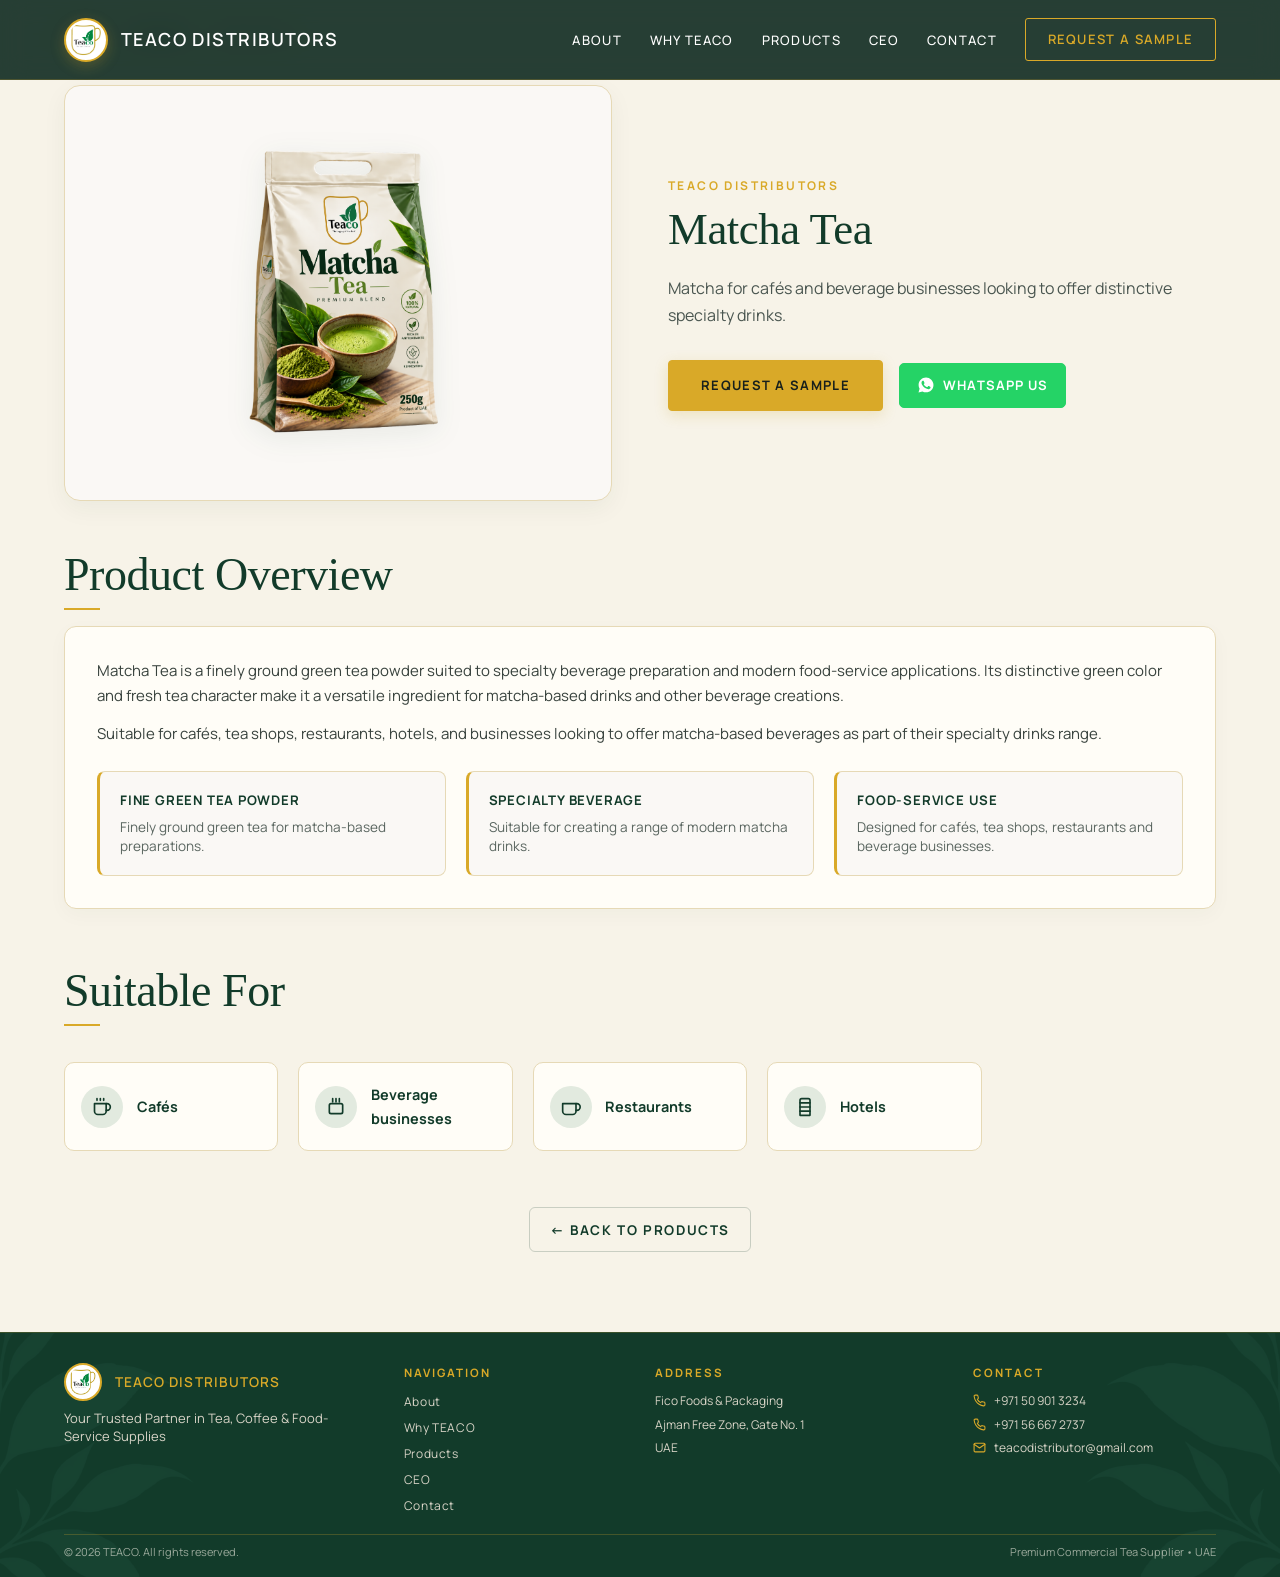
<file: products/matcha-tea/index.html>
<!DOCTYPE html>
<html lang="en">

<head>
  <meta charset="UTF-8">
  <meta name="viewport" content="width=device-width, initial-scale=1.0">

  <!-- SEO Primary Meta Tags -->
  <title>Matcha Tea Supplier in UAE | Teaco Distributors</title>
  <meta name="title" content="Matcha Tea Supplier in UAE | Teaco Distributors">
  <meta name="description"
    content="Matcha tea for cafés and beverage businesses looking to offer distinctive specialty drinks in Dubai and the UAE.">
  <meta name="robots" content="index, follow">
  <link rel="canonical" href="https://www.teaco.ae/products/matcha-tea">

  <!-- Favicon -->
  <link rel="icon" type="image/png" href="../../Assets/Logo/teaco - Logo.png">

  <!-- Custom Stylesheet -->
  <link rel="stylesheet" href="../../css/style.css">
</head>

<body>

  <!-- ==========================================
       HEADER & NAVIGATION
       ========================================== -->
  <header class="site-header" id="site-header">
    <div class="container nav-container">
      <a href="../../index.html#home" class="brand-logo" aria-label="TEACO DISTRIBUTORS Home">
        <img src="../../Assets/Logo/teaco - Logo.png" alt="TEACO DISTRIBUTORS Logo">
        <span class="brand-logo-text">TEACO DISTRIBUTORS</span>
      </a>

      <nav aria-label="Main Site Navigation">
        <ul class="nav-links">
          <li><a href="../../index.html#about">About</a></li>
          <li><a href="../../index.html#why-teaco">Why TEACO</a></li>
          <li><a href="../../index.html#products">Products</a></li>
          <li><a href="../../index.html#ceo">CEO</a></li>
          <li><a href="../../index.html#contact">Contact</a></li>
          <li><a href="../../index.html#contact" class="btn btn-nav-cta">Request A Sample</a></li>
        </ul>
      </nav>

      <button class="mobile-nav-toggle" aria-label="Toggle navigation menu" aria-expanded="false">
        <span></span>
        <span></span>
        <span></span>
      </button>
    </div>
  </header>

  <main class="product-detail-view">
    <div class="container">
      <!-- Breadcrumbs -->
      <nav class="breadcrumbs-nav" aria-label="Breadcrumb">
        <a href="../../index.html" class="breadcrumb-link">Home</a>
        <span class="breadcrumb-sep">→</span>
        <a href="../../index.html#products" class="breadcrumb-link">Products</a>
        <span class="breadcrumb-sep">→</span>
        <span class="breadcrumb-current">Matcha Tea</span>
      </nav>

      <!-- Product Hero Section -->
      <section class="product-detail-hero">
        <div class="product-detail-hero-grid">
          <div class="product-detail-hero-media">
            <div class="product-detail-hero-img-box">
              <img src="../../Assets/Products/matcha-tea.png" alt="TEACO MATCHA TEA Packaging" class="product-detail-hero-img">
            </div>
          </div>
          <div class="product-detail-hero-info">
            <span class="product-detail-label">TEACO DISTRIBUTORS</span>
            <h1 class="product-detail-title">Matcha Tea</h1>
            <p class="product-detail-hero-desc">
              Matcha for cafés and beverage businesses looking to offer distinctive specialty drinks.
            </p>
            <div class="product-detail-hero-actions">
              <a href="../../index.html#contact" class="btn btn-gold">Request A Sample</a>
              <a href="https://wa.me/971509013234" target="_blank" rel="noopener noreferrer" class="btn btn-whatsapp">
                <svg width="18" height="18" viewBox="0 0 24 24" fill="none" xmlns="http://www.w3.org/2000/svg" aria-hidden="true">
                  <path d="M19.05 4.95A9.87 9.87 0 0 0 12.04 2c-5.46 0-9.91 4.45-9.91 9.91 0 1.75.46 3.45 1.32 4.95L2 22l5.25-1.38c1.45.79 3.08 1.21 4.79 1.21h.01c5.46 0 9.91-4.45 9.91-9.91 0-2.65-1.03-5.14-2.91-7.02z" fill="#FFFFFF"/>
                  <path d="M17.47 14.38c-.3-.15-1.76-.87-2.03-.96-.27-.1-.47-.15-.67.15-.2.3-.77.97-.94 1.16-.17.2-.35.22-.64.08-.3-.15-1.26-.46-2.39-1.48-.88-.79-1.48-1.76-1.65-2.06-.17-.3-.02-.46.13-.61.13-.13.3-.35.45-.52.15-.17.2-.3.3-.5.1-.2.05-.37-.03-.52-.07-.15-.67-1.61-.91-2.21-.25-.58-.49-.5-.67-.51l-.57-.01c-.2 0-.52.07-.79.37s-1.04 1.02-1.04 2.48 1.06 2.88 1.21 3.07c.15.2 2.1 3.2 5.08 4.49.71.3 1.26.49 1.69.63.71.22 1.36.19 1.87.12.57-.09 1.76-.72 2.01-1.41.25-.69.25-1.29.17-1.41-.07-.13-.27-.2-.57-.35z" fill="#25D366"/>
                </svg>
                <span>WhatsApp Us</span>
              </a>
            </div>
          </div>
        </div>
      </section>

      <!-- Product Overview Section -->
      <section class="product-overview-section">
        <h2 class="pdetail-section-title">Product Overview</h2>
        <div class="product-overview-box">
          <p class="product-overview-text">
            Matcha Tea is a finely ground green tea powder suited to specialty beverage preparation and modern food-service applications. Its distinctive green color and fresh tea character make it a versatile ingredient for matcha-based drinks and other beverage creations.
          </p>
          <p class="product-overview-text">
            Suitable for cafés, tea shops, restaurants, hotels, and businesses looking to offer matcha-based beverages as part of their specialty drinks range.
          </p>

          <div class="product-highlights-grid">
            <div class="product-highlight-card">
              <h3 class="highlight-title">Fine Green Tea Powder</h3>
              <p class="highlight-desc">Finely ground green tea for matcha-based preparations.</p>
            </div>
            <div class="product-highlight-card">
              <h3 class="highlight-title">Specialty Beverage</h3>
              <p class="highlight-desc">Suitable for creating a range of modern matcha drinks.</p>
            </div>
            <div class="product-highlight-card">
              <h3 class="highlight-title">Food-Service Use</h3>
              <p class="highlight-desc">Designed for cafés, tea shops, restaurants and beverage businesses.</p>
            </div>
          </div>
        </div>
      </section>

      <!-- Suitable For Section -->
      <section class="suitable-for-section">
        <h2 class="pdetail-section-title">Suitable For</h2>
        <div class="suitable-for-grid">
          <div class="suitable-card">
            <div class="suitable-icon-circle">
              <svg width="20" height="20" viewBox="0 0 24 24" fill="none" stroke="currentColor" stroke-width="2" stroke-linecap="round" stroke-linejoin="round"><path d="M17 8h1a4 4 0 0 1 0 8h-1"/><path d="M3 8h14v9a4 4 0 0 1-4 4H7a4 4 0 0 1-4-4V8z"/><line x1="6" y1="2" x2="6" y2="4"/><line x1="10" y1="2" x2="10" y2="4"/><line x1="14" y1="2" x2="14" y2="4"/></svg>
            </div>
            <span class="suitable-title">Cafés</span>
          </div>

          <div class="suitable-card">
            <div class="suitable-icon-circle">
              <svg width="20" height="20" viewBox="0 0 24 24" fill="none" stroke="currentColor" stroke-width="2" stroke-linecap="round" stroke-linejoin="round"><path d="M8 2v4"/><path d="M12 2v4"/><path d="M16 2v4"/><rect x="4" y="8" width="16" height="12" rx="2"/></svg>
            </div>
            <span class="suitable-title">Beverage businesses</span>
          </div>

          <div class="suitable-card">
            <div class="suitable-icon-circle">
              <svg width="20" height="20" viewBox="0 0 24 24" fill="none" stroke="currentColor" stroke-width="2" stroke-linecap="round" stroke-linejoin="round"><path d="M18 8h1a4 4 0 0 1 0 8h-1"/><path d="M2 8h16v9a4 4 0 0 1-4 4H6a4 4 0 0 1-4-4V8z"/></svg>
            </div>
            <span class="suitable-title">Restaurants</span>
          </div>

          <div class="suitable-card">
            <div class="suitable-icon-circle">
              <svg width="20" height="20" viewBox="0 0 24 24" fill="none" stroke="currentColor" stroke-width="2" stroke-linecap="round" stroke-linejoin="round"><path d="M6 22V4a2 2 0 0 1 2-2h8a2 2 0 0 1 2 2v18Z"/><path d="M6 12h12"/><path d="M6 7h12"/><path d="M6 17h12"/></svg>
            </div>
            <span class="suitable-title">Hotels</span>
          </div>
        </div>
      </section>

      <!-- Back Button -->
      <div class="back-to-products-wrapper">
        <a href="../../index.html#products" class="btn-back-products">← Back To Products</a>
      </div>
    </div>
  </main>

  <!-- ==========================================
       FOOTER
       ========================================== -->
  <footer class="site-footer">
    <img src="../../Assets/images/tea-leaf-bg-left.png" alt="" class="footer-bg-leaf-left" aria-hidden="true" width="380" height="500">
    <img src="../../Assets/images/tea-leaf-bg-left.png" alt="" class="footer-bg-leaf-right" aria-hidden="true" width="380" height="500">

    <div class="container footer-max-container">
      <div class="footer-4col-grid">
        <div class="footer-col footer-col-brand">
          <a href="../../index.html#home" class="footer-logo">
            <img src="../../Assets/Logo/teaco - Logo.png" alt="TEACO DISTRIBUTORS Logo">
            <span class="brand-logo-text">TEACO DISTRIBUTORS</span>
          </a>
          <p class="footer-tagline">Your Trusted Partner in Tea, Coffee &amp; Food-Service Supplies</p>
        </div>

        <div class="footer-col">
          <h4 class="footer-col-title">Navigation</h4>
          <nav aria-label="Footer Navigation" class="footer-nav-links">
            <a href="../../index.html#about">About</a>
            <a href="../../index.html#why-teaco">Why TEACO</a>
            <a href="../../index.html#products">Products</a>
            <a href="../../index.html#ceo">CEO</a>
            <a href="../../index.html#contact">Contact</a>
          </nav>
        </div>

        <div class="footer-col">
          <h4 class="footer-col-title">Address</h4>
          <div class="footer-address-info">
            <p>Fico Foods & Packaging</p>
            <p>Ajman Free Zone, Gate No. 1</p>
            <p>UAE</p>
          </div>
        </div>

        <div class="footer-col">
          <h4 class="footer-col-title">Contact</h4>
          <div class="footer-contact-info">
            <p>
              <svg width="13" height="13" viewBox="0 0 24 24" fill="none" stroke="#D9A928" stroke-width="2" stroke-linecap="round" stroke-linejoin="round" aria-hidden="true"><path d="M22 16.92v3a2 2 0 0 1-2.18 2 19.79 19.79 0 0 1-8.63-3.07 19.5 19.5 0 0 1-6-6 19.79 19.79 0 0 1-3.07-8.67A2 2 0 0 1 4.11 2h3a2 2 0 0 1 2 1.72 12.84 12.84 0 0 0 .7 2.81 2 2 0 0 1-.45 2.11L8.09 9.91a16 16 0 0 0 6 6l1.27-1.27a2 2 0 0 1 2.11-.45 12.84 12.84 0 0 0 2.81.7A2 2 0 0 1 22 16.92z"></path></svg>
              <a href="https://wa.me/971509013234" target="_blank" rel="noopener noreferrer">+971 50 901 3234</a>
            </p>
            <p>
              <svg width="13" height="13" viewBox="0 0 24 24" fill="none" stroke="#D9A928" stroke-width="2" stroke-linecap="round" stroke-linejoin="round" aria-hidden="true"><path d="M22 16.92v3a2 2 0 0 1-2.18 2 19.79 19.79 0 0 1-8.63-3.07 19.5 19.5 0 0 1-6-6 19.79 19.79 0 0 1-3.07-8.67A2 2 0 0 1 4.11 2h3a2 2 0 0 1 2 1.72 12.84 12.84 0 0 0 .7 2.81 2 2 0 0 1-.45 2.11L8.09 9.91a16 16 0 0 0 6 6l1.27-1.27a2 2 0 0 1 2.11-.45 12.84 12.84 0 0 0 2.81.7A2 2 0 0 1 22 16.92z"></path></svg>
              <a href="https://wa.me/971566672737" target="_blank" rel="noopener noreferrer">+971 56 667 2737</a>
            </p>
            <p>
              <svg width="13" height="13" viewBox="0 0 24 24" fill="none" stroke="#D9A928" stroke-width="2" stroke-linecap="round" stroke-linejoin="round" aria-hidden="true"><path d="M4 4h16c1.1 0 2 .9 2 2v12c0 1.1-.9 2-2 2H4c-1.1 0-2-.9-2-2V6c0-1.1.9-2 2-2z"></path><polyline points="22,6 12,13 2,6"></polyline></svg>
              <a href="mailto:teacodistributor@gmail.com">teacodistributor@gmail.com</a>
            </p>
          </div>
        </div>
      </div>

      <div class="footer-divider-line"></div>

      <div class="footer-bottom-row">
        <span class="copyright-left">© 2026 TEACO. All rights reserved.</span>
        <span class="copyright-right">Premium Commercial Tea Supplier • UAE</span>
      </div>
    </div>
  </footer>

  <script src="../../js/products-data.js"></script>
  <script src="../../js/main.js"></script>
</body>

</html>
</file>
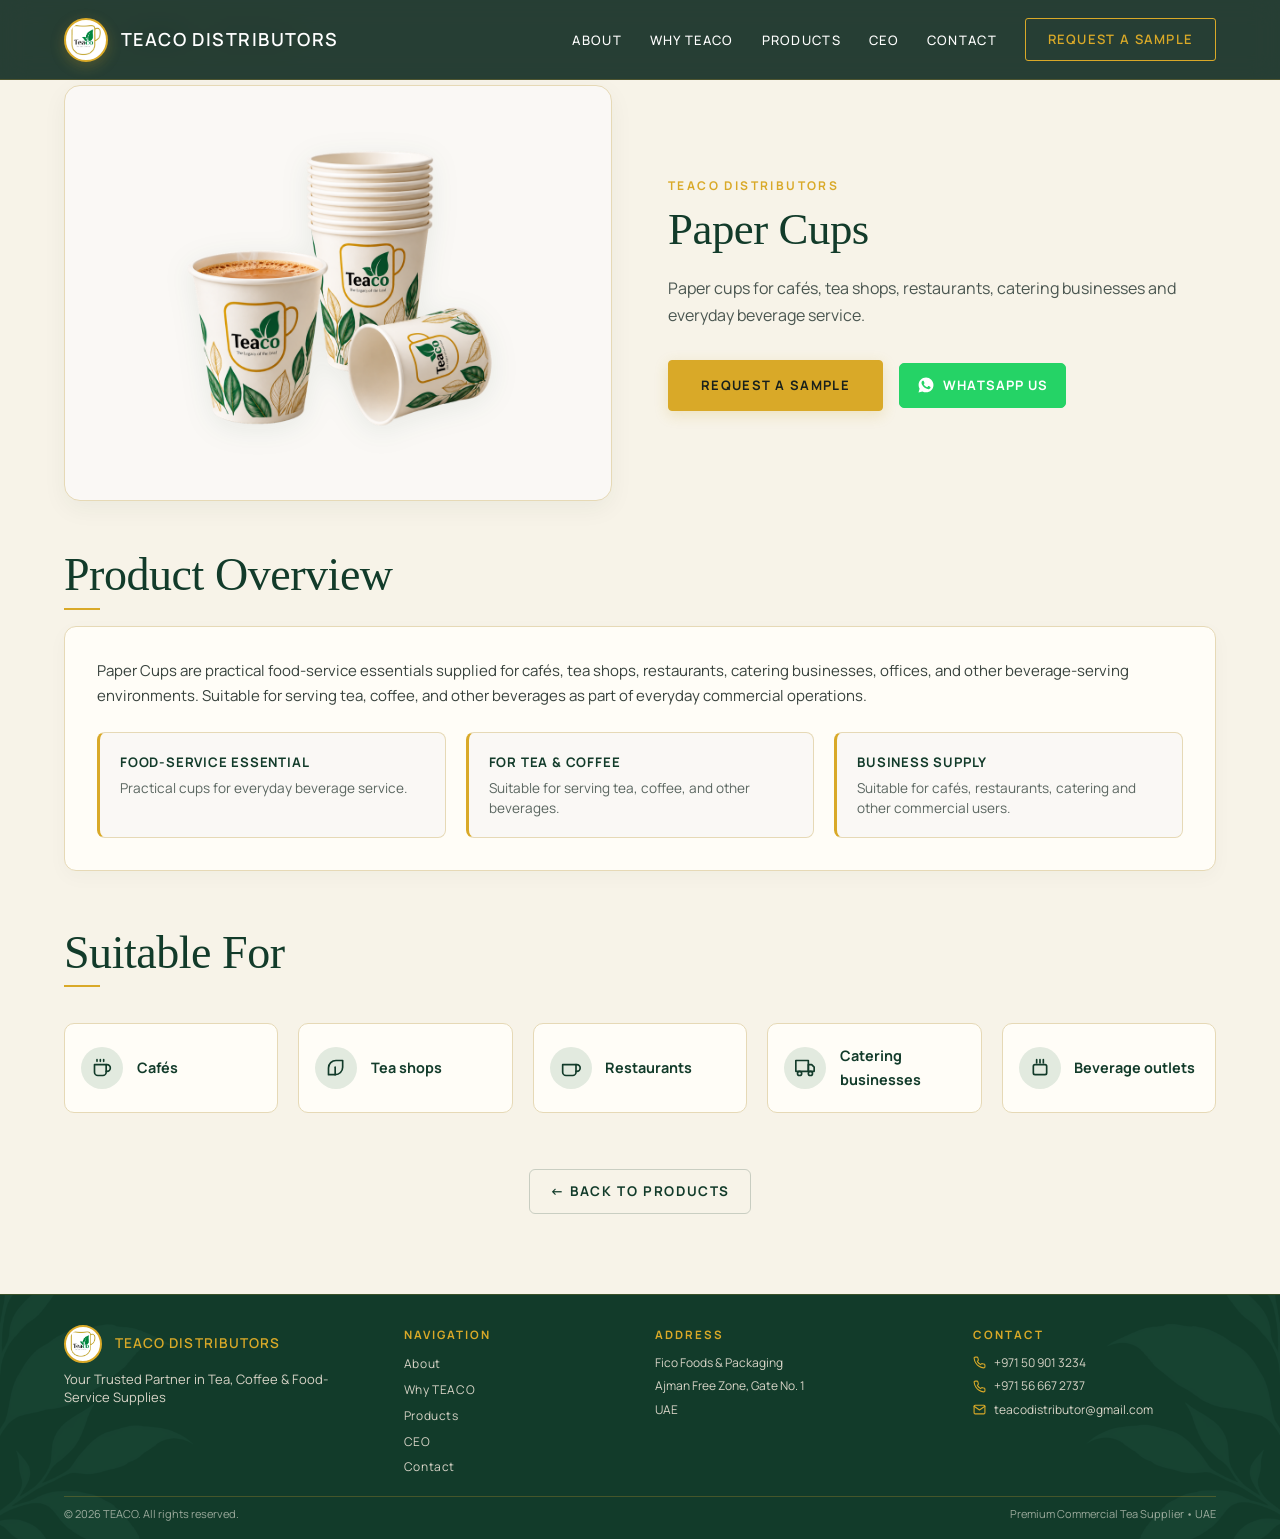
<file: products/paper-cups/index.html>
<!DOCTYPE html>
<html lang="en">

<head>
  <meta charset="UTF-8">
  <meta name="viewport" content="width=device-width, initial-scale=1.0">

  <!-- SEO Primary Meta Tags -->
  <title>Paper Cups Supplier in UAE | Teaco Distributors</title>
  <meta name="title" content="Paper Cups Supplier in UAE | Teaco Distributors">
  <meta name="description"
    content="Paper cups for cafés, tea shops, restaurants, catering businesses and everyday beverage service in Dubai and the UAE.">
  <meta name="robots" content="index, follow">
  <link rel="canonical" href="https://www.teaco.ae/products/paper-cups">

  <!-- Favicon -->
  <link rel="icon" type="image/png" href="../../Assets/Logo/teaco - Logo.png">

  <!-- Custom Stylesheet -->
  <link rel="stylesheet" href="../../css/style.css">
</head>

<body>

  <!-- ==========================================
       HEADER & NAVIGATION
       ========================================== -->
  <header class="site-header" id="site-header">
    <div class="container nav-container">
      <a href="../../index.html#home" class="brand-logo" aria-label="TEACO DISTRIBUTORS Home">
        <img src="../../Assets/Logo/teaco - Logo.png" alt="TEACO DISTRIBUTORS Logo">
        <span class="brand-logo-text">TEACO DISTRIBUTORS</span>
      </a>

      <nav aria-label="Main Site Navigation">
        <ul class="nav-links">
          <li><a href="../../index.html#about">About</a></li>
          <li><a href="../../index.html#why-teaco">Why TEACO</a></li>
          <li><a href="../../index.html#products">Products</a></li>
          <li><a href="../../index.html#ceo">CEO</a></li>
          <li><a href="../../index.html#contact">Contact</a></li>
          <li><a href="../../index.html#contact" class="btn btn-nav-cta">Request A Sample</a></li>
        </ul>
      </nav>

      <button class="mobile-nav-toggle" aria-label="Toggle navigation menu" aria-expanded="false">
        <span></span>
        <span></span>
        <span></span>
      </button>
    </div>
  </header>

  <main class="product-detail-view">
    <div class="container">
      <!-- Breadcrumbs -->
      <nav class="breadcrumbs-nav" aria-label="Breadcrumb">
        <a href="../../index.html" class="breadcrumb-link">Home</a>
        <span class="breadcrumb-sep">→</span>
        <a href="../../index.html#products" class="breadcrumb-link">Products</a>
        <span class="breadcrumb-sep">→</span>
        <span class="breadcrumb-current">Paper Cups</span>
      </nav>

      <!-- Product Hero Section -->
      <section class="product-detail-hero">
        <div class="product-detail-hero-grid">
          <div class="product-detail-hero-media">
            <div class="product-detail-hero-img-box">
              <img src="../../Assets/Products/paper-cups.png" alt="Eco-friendly Paper Beverage Cups" class="product-detail-hero-img">
            </div>
          </div>
          <div class="product-detail-hero-info">
            <span class="product-detail-label">TEACO DISTRIBUTORS</span>
            <h1 class="product-detail-title">Paper Cups</h1>
            <p class="product-detail-hero-desc">
              Paper cups for cafés, tea shops, restaurants, catering businesses and everyday beverage service.
            </p>
            <div class="product-detail-hero-actions">
              <a href="../../index.html#contact" class="btn btn-gold">Request A Sample</a>
              <a href="https://wa.me/971509013234" target="_blank" rel="noopener noreferrer" class="btn btn-whatsapp">
                <svg width="18" height="18" viewBox="0 0 24 24" fill="none" xmlns="http://www.w3.org/2000/svg" aria-hidden="true">
                  <path d="M19.05 4.95A9.87 9.87 0 0 0 12.04 2c-5.46 0-9.91 4.45-9.91 9.91 0 1.75.46 3.45 1.32 4.95L2 22l5.25-1.38c1.45.79 3.08 1.21 4.79 1.21h.01c5.46 0 9.91-4.45 9.91-9.91 0-2.65-1.03-5.14-2.91-7.02z" fill="#FFFFFF"/>
                  <path d="M17.47 14.38c-.3-.15-1.76-.87-2.03-.96-.27-.1-.47-.15-.67.15-.2.3-.77.97-.94 1.16-.17.2-.35.22-.64.08-.3-.15-1.26-.46-2.39-1.48-.88-.79-1.48-1.76-1.65-2.06-.17-.3-.02-.46.13-.61.13-.13.3-.35.45-.52.15-.17.2-.3.3-.5.1-.2.05-.37-.03-.52-.07-.15-.67-1.61-.91-2.21-.25-.58-.49-.5-.67-.51l-.57-.01c-.2 0-.52.07-.79.37s-1.04 1.02-1.04 2.48 1.06 2.88 1.21 3.07c.15.2 2.1 3.2 5.08 4.49.71.3 1.26.49 1.69.63.71.22 1.36.19 1.87.12.57-.09 1.76-.72 2.01-1.41.25-.69.25-1.29.17-1.41-.07-.13-.27-.2-.57-.35z" fill="#25D366"/>
                </svg>
                <span>WhatsApp Us</span>
              </a>
            </div>
          </div>
        </div>
      </section>

      <!-- Product Overview Section -->
      <section class="product-overview-section">
        <h2 class="pdetail-section-title">Product Overview</h2>
        <div class="product-overview-box">
          <p class="product-overview-text">
            Paper Cups are practical food-service essentials supplied for cafés, tea shops, restaurants, catering businesses, offices, and other beverage-serving environments. Suitable for serving tea, coffee, and other beverages as part of everyday commercial operations.
          </p>

          <div class="product-highlights-grid">
            <div class="product-highlight-card">
              <h3 class="highlight-title">Food-Service Essential</h3>
              <p class="highlight-desc">Practical cups for everyday beverage service.</p>
            </div>
            <div class="product-highlight-card">
              <h3 class="highlight-title">For Tea &amp; Coffee</h3>
              <p class="highlight-desc">Suitable for serving tea, coffee, and other beverages.</p>
            </div>
            <div class="product-highlight-card">
              <h3 class="highlight-title">Business Supply</h3>
              <p class="highlight-desc">Suitable for cafés, restaurants, catering and other commercial users.</p>
            </div>
          </div>
        </div>
      </section>

      <!-- Suitable For Section -->
      <section class="suitable-for-section">
        <h2 class="pdetail-section-title">Suitable For</h2>
        <div class="suitable-for-grid">
          <div class="suitable-card">
            <div class="suitable-icon-circle">
              <svg width="20" height="20" viewBox="0 0 24 24" fill="none" stroke="currentColor" stroke-width="2" stroke-linecap="round" stroke-linejoin="round"><path d="M17 8h1a4 4 0 0 1 0 8h-1"/><path d="M3 8h14v9a4 4 0 0 1-4 4H7a4 4 0 0 1-4-4V8z"/><line x1="6" y1="2" x2="6" y2="4"/><line x1="10" y1="2" x2="10" y2="4"/><line x1="14" y1="2" x2="14" y2="4"/></svg>
            </div>
            <span class="suitable-title">Cafés</span>
          </div>

          <div class="suitable-card">
            <div class="suitable-icon-circle">
              <svg width="20" height="20" viewBox="0 0 24 24" fill="none" stroke="currentColor" stroke-width="2" stroke-linecap="round" stroke-linejoin="round"><path d="M11 20A9 9 0 0 0 20 11V3h-8a9 9 0 0 0-9 9v8h8z"/><path d="M11 20v-9"/></svg>
            </div>
            <span class="suitable-title">Tea shops</span>
          </div>

          <div class="suitable-card">
            <div class="suitable-icon-circle">
              <svg width="20" height="20" viewBox="0 0 24 24" fill="none" stroke="currentColor" stroke-width="2" stroke-linecap="round" stroke-linejoin="round"><path d="M18 8h1a4 4 0 0 1 0 8h-1"/><path d="M2 8h16v9a4 4 0 0 1-4 4H6a4 4 0 0 1-4-4V8z"/></svg>
            </div>
            <span class="suitable-title">Restaurants</span>
          </div>

          <div class="suitable-card">
            <div class="suitable-icon-circle">
              <svg width="20" height="20" viewBox="0 0 24 24" fill="none" stroke="currentColor" stroke-width="2" stroke-linecap="round" stroke-linejoin="round"><rect x="1" y="3" width="15" height="13"/><polygon points="16 8 20 8 23 11 23 16 16 16 16 8"/><circle cx="5.5" cy="18.5" r="2.5"/><circle cx="18.5" cy="18.5" r="2.5"/></svg>
            </div>
            <span class="suitable-title">Catering businesses</span>
          </div>

          <div class="suitable-card">
            <div class="suitable-icon-circle">
              <svg width="20" height="20" viewBox="0 0 24 24" fill="none" stroke="currentColor" stroke-width="2" stroke-linecap="round" stroke-linejoin="round"><path d="M8 2v4"/><path d="M12 2v4"/><path d="M16 2v4"/><rect x="4" y="8" width="16" height="12" rx="2"/></svg>
            </div>
            <span class="suitable-title">Beverage outlets</span>
          </div>
        </div>
      </section>

      <!-- Back Button -->
      <div class="back-to-products-wrapper">
        <a href="../../index.html#products" class="btn-back-products">← Back To Products</a>
      </div>
    </div>
  </main>

  <!-- ==========================================
       FOOTER
       ========================================== -->
  <footer class="site-footer">
    <img src="../../Assets/images/tea-leaf-bg-left.png" alt="" class="footer-bg-leaf-left" aria-hidden="true" width="380" height="500">
    <img src="../../Assets/images/tea-leaf-bg-left.png" alt="" class="footer-bg-leaf-right" aria-hidden="true" width="380" height="500">

    <div class="container footer-max-container">
      <div class="footer-4col-grid">
        <div class="footer-col footer-col-brand">
          <a href="../../index.html#home" class="footer-logo">
            <img src="../../Assets/Logo/teaco - Logo.png" alt="TEACO DISTRIBUTORS Logo">
            <span class="brand-logo-text">TEACO DISTRIBUTORS</span>
          </a>
          <p class="footer-tagline">Your Trusted Partner in Tea, Coffee &amp; Food-Service Supplies</p>
        </div>

        <div class="footer-col">
          <h4 class="footer-col-title">Navigation</h4>
          <nav aria-label="Footer Navigation" class="footer-nav-links">
            <a href="../../index.html#about">About</a>
            <a href="../../index.html#why-teaco">Why TEACO</a>
            <a href="../../index.html#products">Products</a>
            <a href="../../index.html#ceo">CEO</a>
            <a href="../../index.html#contact">Contact</a>
          </nav>
        </div>

        <div class="footer-col">
          <h4 class="footer-col-title">Address</h4>
          <div class="footer-address-info">
            <p>Fico Foods & Packaging</p>
            <p>Ajman Free Zone, Gate No. 1</p>
            <p>UAE</p>
          </div>
        </div>

        <div class="footer-col">
          <h4 class="footer-col-title">Contact</h4>
          <div class="footer-contact-info">
            <p>
              <svg width="13" height="13" viewBox="0 0 24 24" fill="none" stroke="#D9A928" stroke-width="2" stroke-linecap="round" stroke-linejoin="round" aria-hidden="true"><path d="M22 16.92v3a2 2 0 0 1-2.18 2 19.79 19.79 0 0 1-8.63-3.07 19.5 19.5 0 0 1-6-6 19.79 19.79 0 0 1-3.07-8.67A2 2 0 0 1 4.11 2h3a2 2 0 0 1 2 1.72 12.84 12.84 0 0 0 .7 2.81 2 2 0 0 1-.45 2.11L8.09 9.91a16 16 0 0 0 6 6l1.27-1.27a2 2 0 0 1 2.11-.45 12.84 12.84 0 0 0 2.81.7A2 2 0 0 1 22 16.92z"></path></svg>
              <a href="https://wa.me/971509013234" target="_blank" rel="noopener noreferrer">+971 50 901 3234</a>
            </p>
            <p>
              <svg width="13" height="13" viewBox="0 0 24 24" fill="none" stroke="#D9A928" stroke-width="2" stroke-linecap="round" stroke-linejoin="round" aria-hidden="true"><path d="M22 16.92v3a2 2 0 0 1-2.18 2 19.79 19.79 0 0 1-8.63-3.07 19.5 19.5 0 0 1-6-6 19.79 19.79 0 0 1-3.07-8.67A2 2 0 0 1 4.11 2h3a2 2 0 0 1 2 1.72 12.84 12.84 0 0 0 .7 2.81 2 2 0 0 1-.45 2.11L8.09 9.91a16 16 0 0 0 6 6l1.27-1.27a2 2 0 0 1 2.11-.45 12.84 12.84 0 0 0 2.81.7A2 2 0 0 1 22 16.92z"></path></svg>
              <a href="https://wa.me/971566672737" target="_blank" rel="noopener noreferrer">+971 56 667 2737</a>
            </p>
            <p>
              <svg width="13" height="13" viewBox="0 0 24 24" fill="none" stroke="#D9A928" stroke-width="2" stroke-linecap="round" stroke-linejoin="round" aria-hidden="true"><path d="M4 4h16c1.1 0 2 .9 2 2v12c0 1.1-.9 2-2 2H4c-1.1 0-2-.9-2-2V6c0-1.1.9-2 2-2z"></path><polyline points="22,6 12,13 2,6"></polyline></svg>
              <a href="mailto:teacodistributor@gmail.com">teacodistributor@gmail.com</a>
            </p>
          </div>
        </div>
      </div>

      <div class="footer-divider-line"></div>

      <div class="footer-bottom-row">
        <span class="copyright-left">© 2026 TEACO. All rights reserved.</span>
        <span class="copyright-right">Premium Commercial Tea Supplier • UAE</span>
      </div>
    </div>
  </footer>

  <script src="../../js/products-data.js"></script>
  <script src="../../js/main.js"></script>
</body>

</html>
</file>
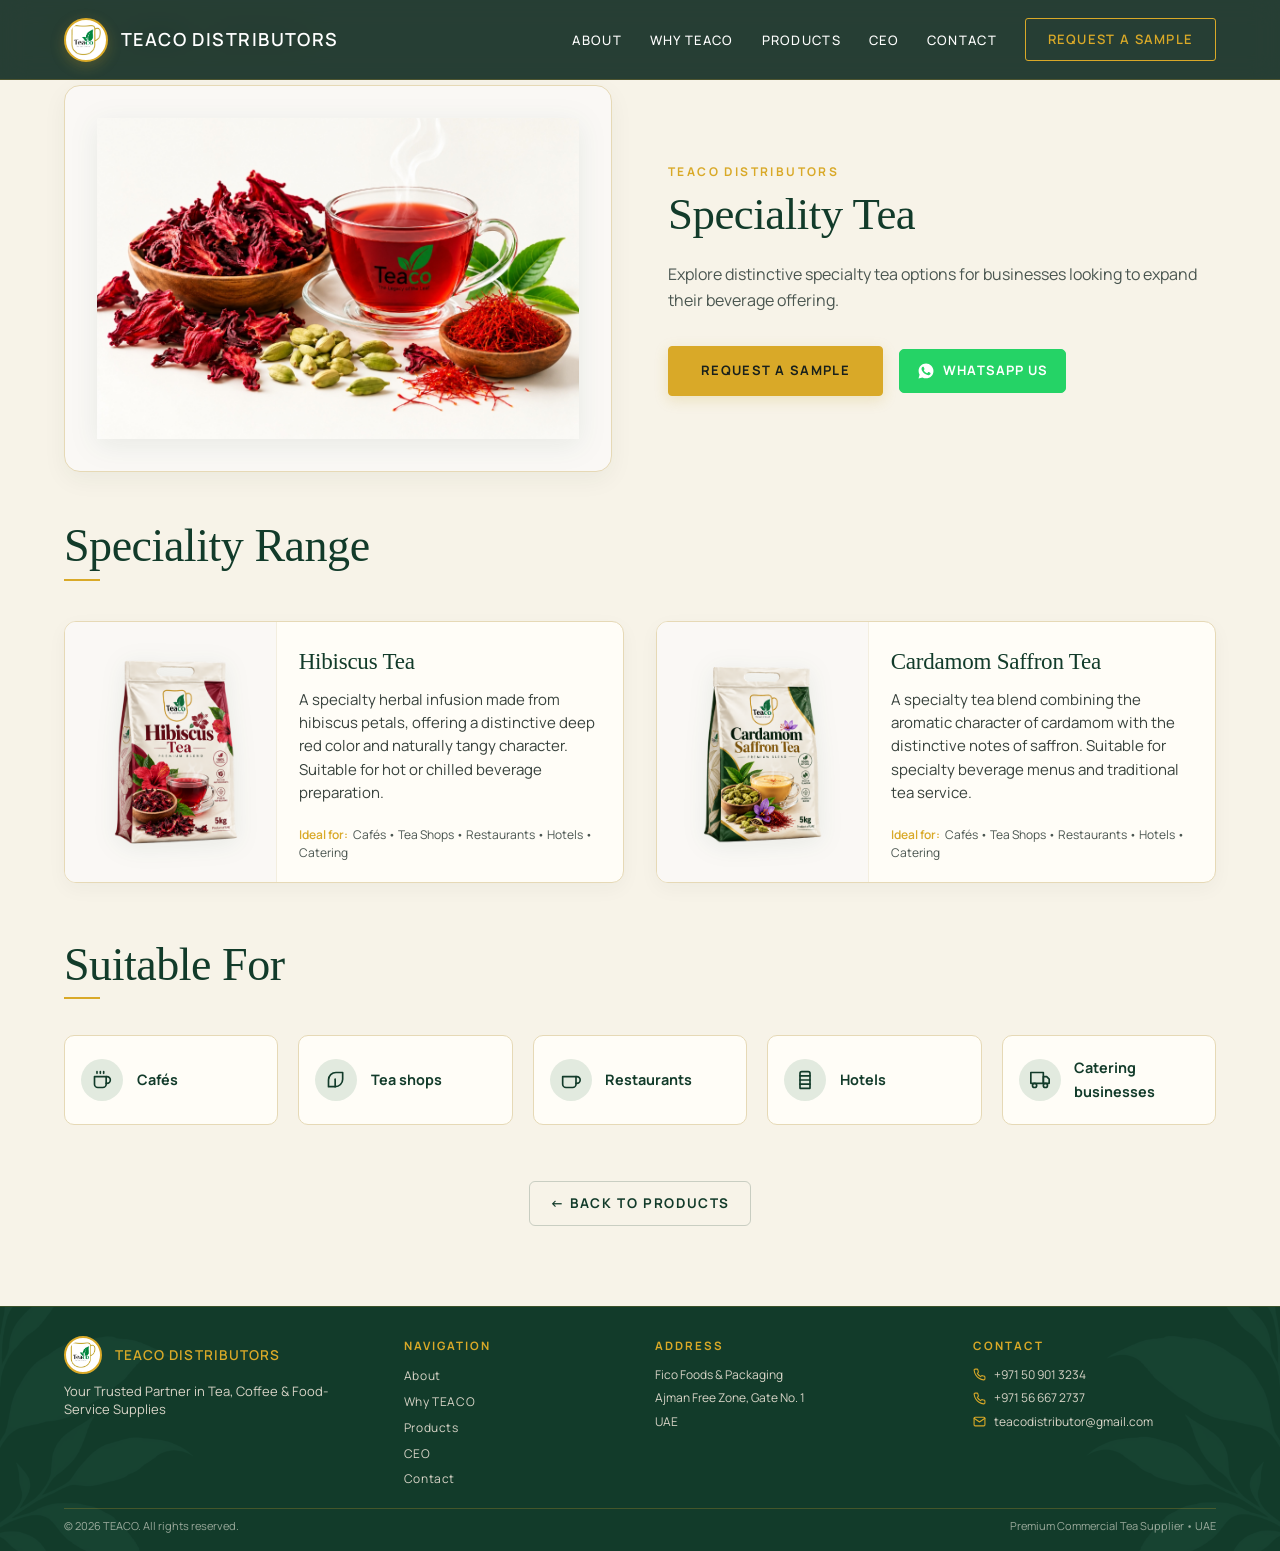
<file: products/speciality-tea/index.html>
<!DOCTYPE html>
<html lang="en">

<head>
  <meta charset="UTF-8">
  <meta name="viewport" content="width=device-width, initial-scale=1.0">

  <!-- SEO Primary Meta Tags -->
  <title>Speciality Tea Supplier in UAE | Teaco Distributors</title>
  <meta name="title" content="Speciality Tea Supplier in UAE | Teaco Distributors">
  <meta name="description"
    content="Distinctive specialty tea options including Hibiscus Tea and Cardamom Saffron Tea for UAE businesses.">
  <meta name="robots" content="index, follow">
  <link rel="canonical" href="https://www.teaco.ae/products/speciality-tea">

  <!-- Favicon -->
  <link rel="icon" type="image/png" href="../../Assets/Logo/teaco - Logo.png">

  <!-- Custom Stylesheet -->
  <link rel="stylesheet" href="../../css/style.css">
</head>

<body>

  <!-- ==========================================
       HEADER & NAVIGATION
       ========================================== -->
  <header class="site-header" id="site-header">
    <div class="container nav-container">
      <a href="../../index.html#home" class="brand-logo" aria-label="TEACO DISTRIBUTORS Home">
        <img src="../../Assets/Logo/teaco - Logo.png" alt="TEACO DISTRIBUTORS Logo">
        <span class="brand-logo-text">TEACO DISTRIBUTORS</span>
      </a>

      <nav aria-label="Main Site Navigation">
        <ul class="nav-links">
          <li><a href="../../index.html#about">About</a></li>
          <li><a href="../../index.html#why-teaco">Why TEACO</a></li>
          <li><a href="../../index.html#products">Products</a></li>
          <li><a href="../../index.html#ceo">CEO</a></li>
          <li><a href="../../index.html#contact">Contact</a></li>
          <li><a href="../../index.html#contact" class="btn btn-nav-cta">Request A Sample</a></li>
        </ul>
      </nav>

      <button class="mobile-nav-toggle" aria-label="Toggle navigation menu" aria-expanded="false">
        <span></span>
        <span></span>
        <span></span>
      </button>
    </div>
  </header>

  <main class="product-detail-view">
    <div class="container">
      <!-- Breadcrumbs -->
      <nav class="breadcrumbs-nav" aria-label="Breadcrumb">
        <a href="../../index.html" class="breadcrumb-link">Home</a>
        <span class="breadcrumb-sep">→</span>
        <a href="../../index.html#products" class="breadcrumb-link">Products</a>
        <span class="breadcrumb-sep">→</span>
        <span class="breadcrumb-current">Speciality Tea</span>
      </nav>

      <!-- Product Hero Section -->
      <section class="product-detail-hero">
        <div class="product-detail-hero-grid">
          <div class="product-detail-hero-media">
            <div class="product-detail-hero-img-box">
              <img src="../../Assets/Products/speciality-tea.jpg" alt="Speciality Tea - Hibiscus, Cardamom and Saffron" class="product-detail-hero-img">
            </div>
          </div>
          <div class="product-detail-hero-info">
            <span class="product-detail-label">TEACO DISTRIBUTORS</span>
            <h1 class="product-detail-title">Speciality Tea</h1>
            <p class="product-detail-hero-desc">
              Explore distinctive specialty tea options for businesses looking to expand their beverage offering.
            </p>
            <div class="product-detail-hero-actions">
              <a href="../../index.html#contact" class="btn btn-gold">Request A Sample</a>
              <a href="https://wa.me/971509013234" target="_blank" rel="noopener noreferrer" class="btn btn-whatsapp">
                <svg width="18" height="18" viewBox="0 0 24 24" fill="none" xmlns="http://www.w3.org/2000/svg" aria-hidden="true">
                  <path d="M19.05 4.95A9.87 9.87 0 0 0 12.04 2c-5.46 0-9.91 4.45-9.91 9.91 0 1.75.46 3.45 1.32 4.95L2 22l5.25-1.38c1.45.79 3.08 1.21 4.79 1.21h.01c5.46 0 9.91-4.45 9.91-9.91 0-2.65-1.03-5.14-2.91-7.02z" fill="#FFFFFF"/>
                  <path d="M17.47 14.38c-.3-.15-1.76-.87-2.03-.96-.27-.1-.47-.15-.67.15-.2.3-.77.97-.94 1.16-.17.2-.35.22-.64.08-.3-.15-1.26-.46-2.39-1.48-.88-.79-1.48-1.76-1.65-2.06-.17-.3-.02-.46.13-.61.13-.13.3-.35.45-.52.15-.17.2-.3.3-.5.1-.2.05-.37-.03-.52-.07-.15-.67-1.61-.91-2.21-.25-.58-.49-.5-.67-.51l-.57-.01c-.2 0-.52.07-.79.37s-1.04 1.02-1.04 2.48 1.06 2.88 1.21 3.07c.15.2 2.1 3.2 5.08 4.49.71.3 1.26.49 1.69.63.71.22 1.36.19 1.87.12.57-.09 1.76-.72 2.01-1.41.25-.69.25-1.29.17-1.41-.07-.13-.27-.2-.57-.35z" fill="#25D366"/>
                </svg>
                <span>WhatsApp Us</span>
              </a>
            </div>
          </div>
        </div>
      </section>

      <!-- Sub-Products Section (Speciality Tea Range) -->
      <section class="sub-products-section">
        <h2 class="pdetail-section-title">Speciality Range</h2>
        <div class="sub-products-grid">
          <!-- Sub-Product 1: HIBISCUS TEA -->
          <article class="sub-product-card">
            <div class="sub-product-img-box">
              <img src="../../Assets/Products/hibiscus-tea.png" alt="Hibiscus Tea" class="sub-product-img">
            </div>
            <div class="sub-product-content">
              <h3 class="sub-product-title">Hibiscus Tea</h3>
              <p class="sub-product-desc">
                A specialty herbal infusion made from hibiscus petals, offering a distinctive deep red color and naturally tangy character. Suitable for hot or chilled beverage preparation.
              </p>
              <p class="sub-product-ideal">
                <span class="sub-product-ideal-label">Ideal for:</span> <span class="sub-product-ideal-cats">Cafés • Tea Shops • Restaurants • Hotels • Catering</span>
              </p>
            </div>
          </article>

          <!-- Sub-Product 2: CARDAMOM SAFFRON TEA -->
          <article class="sub-product-card">
            <div class="sub-product-img-box">
              <img src="../../Assets/Products/cardamom-saffron-tea.png" alt="Cardamom Saffron Tea" class="sub-product-img">
            </div>
            <div class="sub-product-content">
              <h3 class="sub-product-title">Cardamom Saffron Tea</h3>
              <p class="sub-product-desc">
                A specialty tea blend combining the aromatic character of cardamom with the distinctive notes of saffron. Suitable for specialty beverage menus and traditional tea service.
              </p>
              <p class="sub-product-ideal">
                <span class="sub-product-ideal-label">Ideal for:</span> <span class="sub-product-ideal-cats">Cafés • Tea Shops • Restaurants • Hotels • Catering</span>
              </p>
            </div>
          </article>
        </div>
      </section>

      <!-- Suitable For Section -->
      <section class="suitable-for-section">
        <h2 class="pdetail-section-title">Suitable For</h2>
        <div class="suitable-for-grid">
          <div class="suitable-card">
            <div class="suitable-icon-circle">
              <svg width="20" height="20" viewBox="0 0 24 24" fill="none" stroke="currentColor" stroke-width="2" stroke-linecap="round" stroke-linejoin="round"><path d="M17 8h1a4 4 0 0 1 0 8h-1"/><path d="M3 8h14v9a4 4 0 0 1-4 4H7a4 4 0 0 1-4-4V8z"/><line x1="6" y1="2" x2="6" y2="4"/><line x1="10" y1="2" x2="10" y2="4"/><line x1="14" y1="2" x2="14" y2="4"/></svg>
            </div>
            <span class="suitable-title">Cafés</span>
          </div>

          <div class="suitable-card">
            <div class="suitable-icon-circle">
              <svg width="20" height="20" viewBox="0 0 24 24" fill="none" stroke="currentColor" stroke-width="2" stroke-linecap="round" stroke-linejoin="round"><path d="M11 20A9 9 0 0 0 20 11V3h-8a9 9 0 0 0-9 9v8h8z"/><path d="M11 20v-9"/></svg>
            </div>
            <span class="suitable-title">Tea shops</span>
          </div>

          <div class="suitable-card">
            <div class="suitable-icon-circle">
              <svg width="20" height="20" viewBox="0 0 24 24" fill="none" stroke="currentColor" stroke-width="2" stroke-linecap="round" stroke-linejoin="round"><path d="M18 8h1a4 4 0 0 1 0 8h-1"/><path d="M2 8h16v9a4 4 0 0 1-4 4H6a4 4 0 0 1-4-4V8z"/></svg>
            </div>
            <span class="suitable-title">Restaurants</span>
          </div>

          <div class="suitable-card">
            <div class="suitable-icon-circle">
              <svg width="20" height="20" viewBox="0 0 24 24" fill="none" stroke="currentColor" stroke-width="2" stroke-linecap="round" stroke-linejoin="round"><path d="M6 22V4a2 2 0 0 1 2-2h8a2 2 0 0 1 2 2v18Z"/><path d="M6 12h12"/><path d="M6 7h12"/><path d="M6 17h12"/></svg>
            </div>
            <span class="suitable-title">Hotels</span>
          </div>

          <div class="suitable-card">
            <div class="suitable-icon-circle">
              <svg width="20" height="20" viewBox="0 0 24 24" fill="none" stroke="currentColor" stroke-width="2" stroke-linecap="round" stroke-linejoin="round"><rect x="1" y="3" width="15" height="13"/><polygon points="16 8 20 8 23 11 23 16 16 16 16 8"/><circle cx="5.5" cy="18.5" r="2.5"/><circle cx="18.5" cy="18.5" r="2.5"/></svg>
            </div>
            <span class="suitable-title">Catering businesses</span>
          </div>
        </div>
      </section>

      <!-- Back Button -->
      <div class="back-to-products-wrapper">
        <a href="../../index.html#products" class="btn-back-products">← Back To Products</a>
      </div>
    </div>
  </main>

  <!-- ==========================================
       FOOTER
       ========================================== -->
  <footer class="site-footer">
    <img src="../../Assets/images/tea-leaf-bg-left.png" alt="" class="footer-bg-leaf-left" aria-hidden="true" width="380" height="500">
    <img src="../../Assets/images/tea-leaf-bg-left.png" alt="" class="footer-bg-leaf-right" aria-hidden="true" width="380" height="500">

    <div class="container footer-max-container">
      <div class="footer-4col-grid">
        <div class="footer-col footer-col-brand">
          <a href="../../index.html#home" class="footer-logo">
            <img src="../../Assets/Logo/teaco - Logo.png" alt="TEACO DISTRIBUTORS Logo">
            <span class="brand-logo-text">TEACO DISTRIBUTORS</span>
          </a>
          <p class="footer-tagline">Your Trusted Partner in Tea, Coffee &amp; Food-Service Supplies</p>
        </div>

        <div class="footer-col">
          <h4 class="footer-col-title">Navigation</h4>
          <nav aria-label="Footer Navigation" class="footer-nav-links">
            <a href="../../index.html#about">About</a>
            <a href="../../index.html#why-teaco">Why TEACO</a>
            <a href="../../index.html#products">Products</a>
            <a href="../../index.html#ceo">CEO</a>
            <a href="../../index.html#contact">Contact</a>
          </nav>
        </div>

        <div class="footer-col">
          <h4 class="footer-col-title">Address</h4>
          <div class="footer-address-info">
            <p>Fico Foods & Packaging</p>
            <p>Ajman Free Zone, Gate No. 1</p>
            <p>UAE</p>
          </div>
        </div>

        <div class="footer-col">
          <h4 class="footer-col-title">Contact</h4>
          <div class="footer-contact-info">
            <p>
              <svg width="13" height="13" viewBox="0 0 24 24" fill="none" stroke="#D9A928" stroke-width="2" stroke-linecap="round" stroke-linejoin="round" aria-hidden="true"><path d="M22 16.92v3a2 2 0 0 1-2.18 2 19.79 19.79 0 0 1-8.63-3.07 19.5 19.5 0 0 1-6-6 19.79 19.79 0 0 1-3.07-8.67A2 2 0 0 1 4.11 2h3a2 2 0 0 1 2 1.72 12.84 12.84 0 0 0 .7 2.81 2 2 0 0 1-.45 2.11L8.09 9.91a16 16 0 0 0 6 6l1.27-1.27a2 2 0 0 1 2.11-.45 12.84 12.84 0 0 0 2.81.7A2 2 0 0 1 22 16.92z"></path></svg>
              <a href="https://wa.me/971509013234" target="_blank" rel="noopener noreferrer">+971 50 901 3234</a>
            </p>
            <p>
              <svg width="13" height="13" viewBox="0 0 24 24" fill="none" stroke="#D9A928" stroke-width="2" stroke-linecap="round" stroke-linejoin="round" aria-hidden="true"><path d="M22 16.92v3a2 2 0 0 1-2.18 2 19.79 19.79 0 0 1-8.63-3.07 19.5 19.5 0 0 1-6-6 19.79 19.79 0 0 1-3.07-8.67A2 2 0 0 1 4.11 2h3a2 2 0 0 1 2 1.72 12.84 12.84 0 0 0 .7 2.81 2 2 0 0 1-.45 2.11L8.09 9.91a16 16 0 0 0 6 6l1.27-1.27a2 2 0 0 1 2.11-.45 12.84 12.84 0 0 0 2.81.7A2 2 0 0 1 22 16.92z"></path></svg>
              <a href="https://wa.me/971566672737" target="_blank" rel="noopener noreferrer">+971 56 667 2737</a>
            </p>
            <p>
              <svg width="13" height="13" viewBox="0 0 24 24" fill="none" stroke="#D9A928" stroke-width="2" stroke-linecap="round" stroke-linejoin="round" aria-hidden="true"><path d="M4 4h16c1.1 0 2 .9 2 2v12c0 1.1-.9 2-2 2H4c-1.1 0-2-.9-2-2V6c0-1.1.9-2 2-2z"></path><polyline points="22,6 12,13 2,6"></polyline></svg>
              <a href="mailto:teacodistributor@gmail.com">teacodistributor@gmail.com</a>
            </p>
          </div>
        </div>
      </div>

      <div class="footer-divider-line"></div>

      <div class="footer-bottom-row">
        <span class="copyright-left">© 2026 TEACO. All rights reserved.</span>
        <span class="copyright-right">Premium Commercial Tea Supplier • UAE</span>
      </div>
    </div>
  </footer>

  <script src="../../js/products-data.js"></script>
  <script src="../../js/main.js"></script>
</body>

</html>
</file>
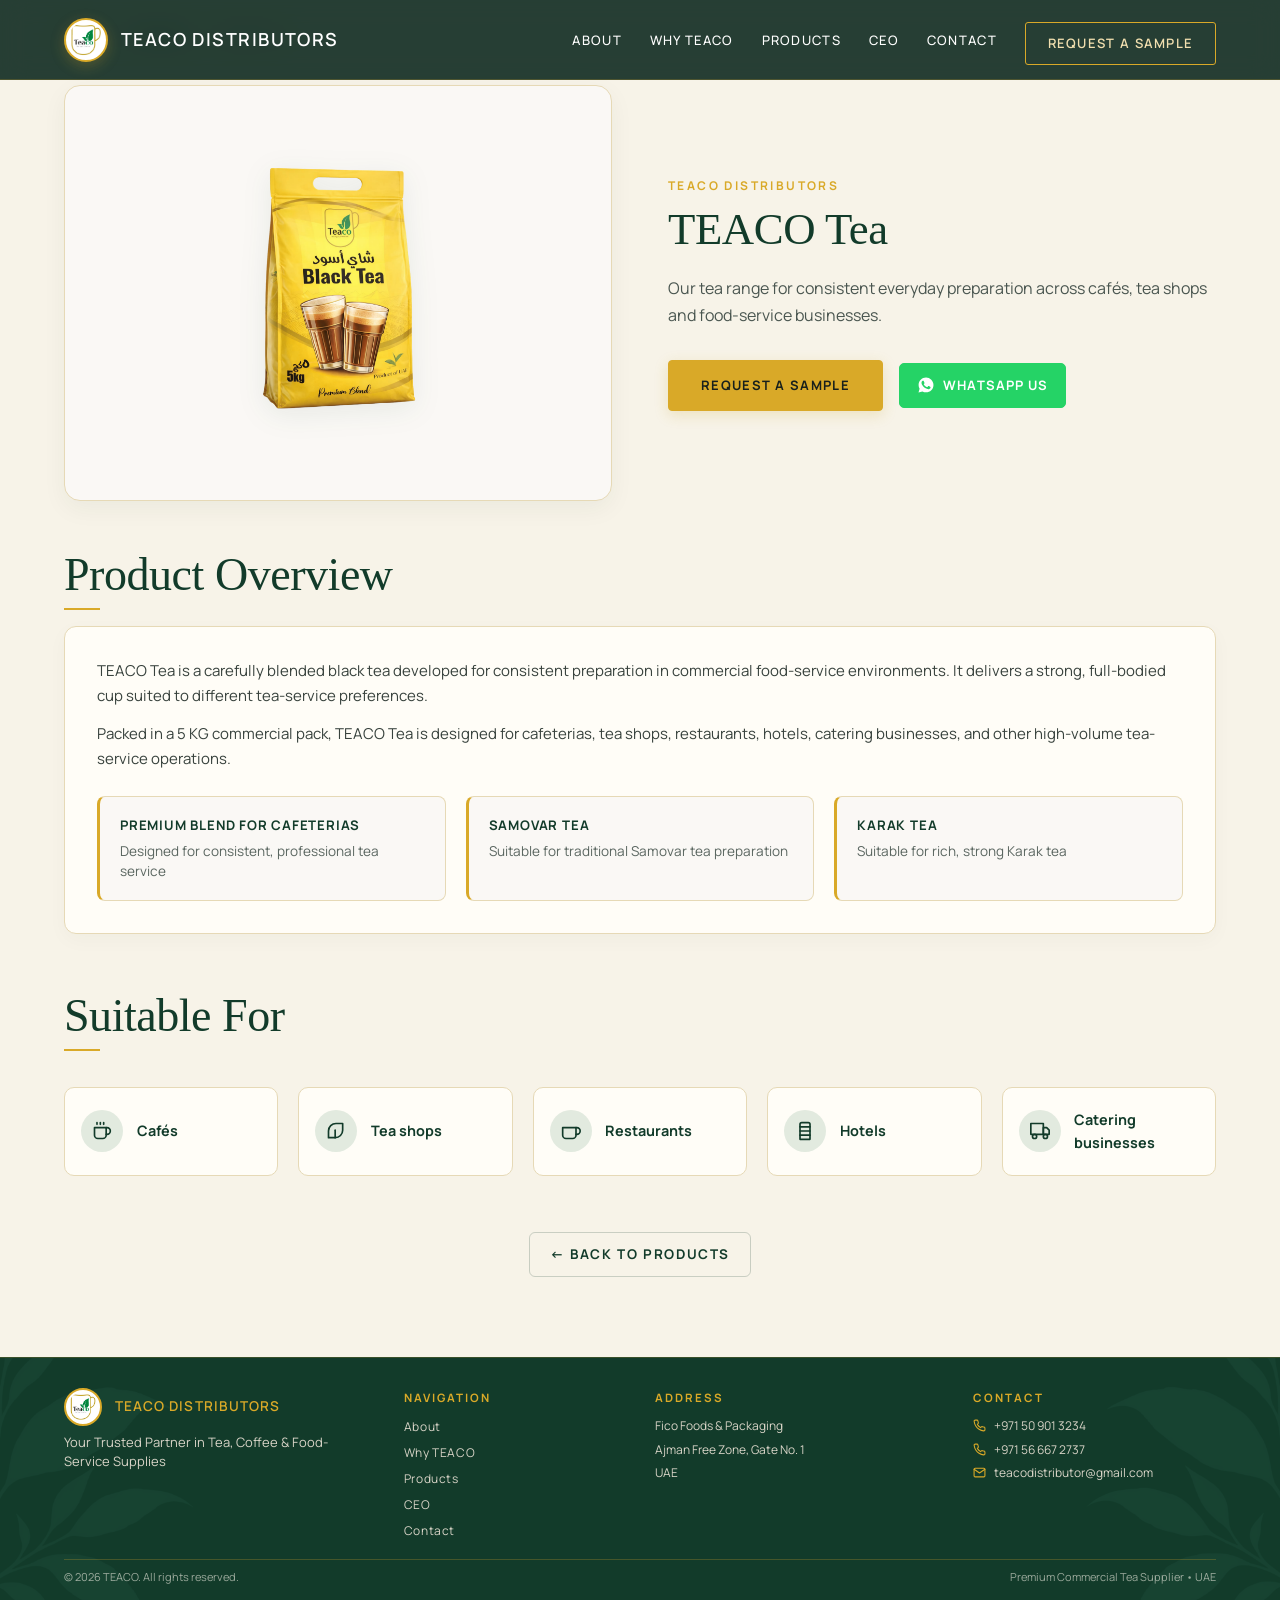
<file: products/teaco-tea/index.html>
<!DOCTYPE html>
<html lang="en">

<head>
  <meta charset="UTF-8">
  <meta name="viewport" content="width=device-width, initial-scale=1.0">

  <!-- SEO Primary Meta Tags -->
  <title>Teaco Tea | Tea Supplier in UAE | Teaco Distributors</title>
  <meta name="title" content="Teaco Tea | Tea Supplier in UAE | Teaco Distributors">
  <meta name="description"
    content="Teaco Tea range for consistent everyday preparation across cafés, tea shops and food-service businesses in the UAE.">
  <meta name="robots" content="index, follow">
  <link rel="canonical" href="https://www.teaco.ae/products/teaco-tea">

  <!-- Favicon -->
  <link rel="icon" type="image/png" href="../../Assets/Logo/teaco - Logo.png">

  <!-- Custom Stylesheet -->
  <link rel="stylesheet" href="../../css/style.css">
</head>

<body>

  <!-- ==========================================
       HEADER & NAVIGATION
       ========================================== -->
  <header class="site-header" id="site-header">
    <div class="container nav-container">
      <a href="../../index.html#home" class="brand-logo" aria-label="TEACO DISTRIBUTORS Home">
        <img src="../../Assets/Logo/teaco - Logo.png" alt="TEACO DISTRIBUTORS Logo">
        <span class="brand-logo-text">TEACO DISTRIBUTORS</span>
      </a>

      <nav aria-label="Main Site Navigation">
        <ul class="nav-links">
          <li><a href="../../index.html#about">About</a></li>
          <li><a href="../../index.html#why-teaco">Why TEACO</a></li>
          <li><a href="../../index.html#products">Products</a></li>
          <li><a href="../../index.html#ceo">CEO</a></li>
          <li><a href="../../index.html#contact">Contact</a></li>
          <li><a href="../../index.html#contact" class="btn btn-nav-cta">Request A Sample</a></li>
        </ul>
      </nav>

      <button class="mobile-nav-toggle" aria-label="Toggle navigation menu" aria-expanded="false">
        <span></span>
        <span></span>
        <span></span>
      </button>
    </div>
  </header>

  <main class="product-detail-view">
    <div class="container">
      <!-- Breadcrumbs -->
      <nav class="breadcrumbs-nav" aria-label="Breadcrumb">
        <a href="../../index.html" class="breadcrumb-link">Home</a>
        <span class="breadcrumb-sep">→</span>
        <a href="../../index.html#products" class="breadcrumb-link">Products</a>
        <span class="breadcrumb-sep">→</span>
        <span class="breadcrumb-current">Teaco Tea</span>
      </nav>

      <!-- Product Hero Section -->
      <section class="product-detail-hero">
        <div class="product-detail-hero-grid">
          <div class="product-detail-hero-media">
            <div class="product-detail-hero-img-box">
              <img src="../../Assets/Products/teaco-tea.png" alt="TEACO TEA Packaging" class="product-detail-hero-img">
            </div>
          </div>
          <div class="product-detail-hero-info">
            <span class="product-detail-label">TEACO DISTRIBUTORS</span>
            <h1 class="product-detail-title">TEACO Tea</h1>
            <p class="product-detail-hero-desc">
              Our tea range for consistent everyday preparation across cafés, tea shops and food-service businesses.
            </p>
            <div class="product-detail-hero-actions">
              <a href="../../index.html#contact" class="btn btn-gold">Request A Sample</a>
              <a href="https://wa.me/971509013234" target="_blank" rel="noopener noreferrer" class="btn btn-whatsapp">
                <svg width="18" height="18" viewBox="0 0 24 24" fill="none" xmlns="http://www.w3.org/2000/svg" aria-hidden="true">
                  <path d="M19.05 4.95A9.87 9.87 0 0 0 12.04 2c-5.46 0-9.91 4.45-9.91 9.91 0 1.75.46 3.45 1.32 4.95L2 22l5.25-1.38c1.45.79 3.08 1.21 4.79 1.21h.01c5.46 0 9.91-4.45 9.91-9.91 0-2.65-1.03-5.14-2.91-7.02z" fill="#FFFFFF"/>
                  <path d="M17.47 14.38c-.3-.15-1.76-.87-2.03-.96-.27-.1-.47-.15-.67.15-.2.3-.77.97-.94 1.16-.17.2-.35.22-.64.08-.3-.15-1.26-.46-2.39-1.48-.88-.79-1.48-1.76-1.65-2.06-.17-.3-.02-.46.13-.61.13-.13.3-.35.45-.52.15-.17.2-.3.3-.5.1-.2.05-.37-.03-.52-.07-.15-.67-1.61-.91-2.21-.25-.58-.49-.5-.67-.51l-.57-.01c-.2 0-.52.07-.79.37s-1.04 1.02-1.04 2.48 1.06 2.88 1.21 3.07c.15.2 2.1 3.2 5.08 4.49.71.3 1.26.49 1.69.63.71.22 1.36.19 1.87.12.57-.09 1.76-.72 2.01-1.41.25-.69.25-1.29.17-1.41-.07-.13-.27-.2-.57-.35z" fill="#25D366"/>
                </svg>
                <span>WhatsApp Us</span>
              </a>
            </div>
          </div>
        </div>
      </section>

      <!-- Product Overview Section -->
      <section class="product-overview-section">
        <h2 class="pdetail-section-title">Product Overview</h2>
        <div class="product-overview-box">
          <p class="product-overview-text">
            TEACO Tea is a carefully blended black tea developed for consistent preparation in commercial food-service environments. It delivers a strong, full-bodied cup suited to different tea-service preferences.
          </p>
          <p class="product-overview-text">
            Packed in a 5 KG commercial pack, TEACO Tea is designed for cafeterias, tea shops, restaurants, hotels, catering businesses, and other high-volume tea-service operations.
          </p>

          <div class="product-highlights-grid">
            <div class="product-highlight-card">
              <h3 class="highlight-title">PREMIUM BLEND FOR CAFETERIAS</h3>
              <p class="highlight-desc">Designed for consistent, professional tea service</p>
            </div>
            <div class="product-highlight-card">
              <h3 class="highlight-title">SAMOVAR TEA</h3>
              <p class="highlight-desc">Suitable for traditional Samovar tea preparation</p>
            </div>
            <div class="product-highlight-card">
              <h3 class="highlight-title">KARAK TEA</h3>
              <p class="highlight-desc">Suitable for rich, strong Karak tea</p>
            </div>
          </div>
        </div>
      </section>

      <!-- Suitable For Section -->
      <section class="suitable-for-section">
        <h2 class="pdetail-section-title">Suitable For</h2>
        <div class="suitable-for-grid">
          <div class="suitable-card">
            <div class="suitable-icon-circle">
              <svg width="20" height="20" viewBox="0 0 24 24" fill="none" stroke="currentColor" stroke-width="2" stroke-linecap="round" stroke-linejoin="round"><path d="M17 8h1a4 4 0 0 1 0 8h-1"/><path d="M3 8h14v9a4 4 0 0 1-4 4H7a4 4 0 0 1-4-4V8z"/><line x1="6" y1="2" x2="6" y2="4"/><line x1="10" y1="2" x2="10" y2="4"/><line x1="14" y1="2" x2="14" y2="4"/></svg>
            </div>
            <span class="suitable-title">Cafés</span>
          </div>

          <div class="suitable-card">
            <div class="suitable-icon-circle">
              <svg width="20" height="20" viewBox="0 0 24 24" fill="none" stroke="currentColor" stroke-width="2" stroke-linecap="round" stroke-linejoin="round"><path d="M11 20A9 9 0 0 0 20 11V3h-8a9 9 0 0 0-9 9v8h8z"/><path d="M11 20v-9"/></svg>
            </div>
            <span class="suitable-title">Tea shops</span>
          </div>

          <div class="suitable-card">
            <div class="suitable-icon-circle">
              <svg width="20" height="20" viewBox="0 0 24 24" fill="none" stroke="currentColor" stroke-width="2" stroke-linecap="round" stroke-linejoin="round"><path d="M18 8h1a4 4 0 0 1 0 8h-1"/><path d="M2 8h16v9a4 4 0 0 1-4 4H6a4 4 0 0 1-4-4V8z"/></svg>
            </div>
            <span class="suitable-title">Restaurants</span>
          </div>

          <div class="suitable-card">
            <div class="suitable-icon-circle">
              <svg width="20" height="20" viewBox="0 0 24 24" fill="none" stroke="currentColor" stroke-width="2" stroke-linecap="round" stroke-linejoin="round"><path d="M6 22V4a2 2 0 0 1 2-2h8a2 2 0 0 1 2 2v18Z"/><path d="M6 12h12"/><path d="M6 7h12"/><path d="M6 17h12"/></svg>
            </div>
            <span class="suitable-title">Hotels</span>
          </div>

          <div class="suitable-card">
            <div class="suitable-icon-circle">
              <svg width="20" height="20" viewBox="0 0 24 24" fill="none" stroke="currentColor" stroke-width="2" stroke-linecap="round" stroke-linejoin="round"><rect x="1" y="3" width="15" height="13"/><polygon points="16 8 20 8 23 11 23 16 16 16 16 8"/><circle cx="5.5" cy="18.5" r="2.5"/><circle cx="18.5" cy="18.5" r="2.5"/></svg>
            </div>
            <span class="suitable-title">Catering businesses</span>
          </div>
        </div>
      </section>

      <!-- Back Button -->
      <div class="back-to-products-wrapper">
        <a href="../../index.html#products" class="btn-back-products">← Back To Products</a>
      </div>
    </div>
  </main>

  <!-- ==========================================
       FOOTER
       ========================================== -->
  <footer class="site-footer">
    <img src="../../Assets/images/tea-leaf-bg-left.png" alt="" class="footer-bg-leaf-left" aria-hidden="true" width="380" height="500">
    <img src="../../Assets/images/tea-leaf-bg-left.png" alt="" class="footer-bg-leaf-right" aria-hidden="true" width="380" height="500">

    <div class="container footer-max-container">
      <div class="footer-4col-grid">
        <div class="footer-col footer-col-brand">
          <a href="../../index.html#home" class="footer-logo">
            <img src="../../Assets/Logo/teaco - Logo.png" alt="TEACO DISTRIBUTORS Logo">
            <span class="brand-logo-text">TEACO DISTRIBUTORS</span>
          </a>
          <p class="footer-tagline">Your Trusted Partner in Tea, Coffee &amp; Food-Service Supplies</p>
        </div>

        <div class="footer-col">
          <h4 class="footer-col-title">Navigation</h4>
          <nav aria-label="Footer Navigation" class="footer-nav-links">
            <a href="../../index.html#about">About</a>
            <a href="../../index.html#why-teaco">Why TEACO</a>
            <a href="../../index.html#products">Products</a>
            <a href="../../index.html#ceo">CEO</a>
            <a href="../../index.html#contact">Contact</a>
          </nav>
        </div>

        <div class="footer-col">
          <h4 class="footer-col-title">Address</h4>
          <div class="footer-address-info">
            <p>Fico Foods & Packaging</p>
            <p>Ajman Free Zone, Gate No. 1</p>
            <p>UAE</p>
          </div>
        </div>

        <div class="footer-col">
          <h4 class="footer-col-title">Contact</h4>
          <div class="footer-contact-info">
            <p>
              <svg width="13" height="13" viewBox="0 0 24 24" fill="none" stroke="#D9A928" stroke-width="2" stroke-linecap="round" stroke-linejoin="round" aria-hidden="true"><path d="M22 16.92v3a2 2 0 0 1-2.18 2 19.79 19.79 0 0 1-8.63-3.07 19.5 19.5 0 0 1-6-6 19.79 19.79 0 0 1-3.07-8.67A2 2 0 0 1 4.11 2h3a2 2 0 0 1 2 1.72 12.84 12.84 0 0 0 .7 2.81 2 2 0 0 1-.45 2.11L8.09 9.91a16 16 0 0 0 6 6l1.27-1.27a2 2 0 0 1 2.11-.45 12.84 12.84 0 0 0 2.81.7A2 2 0 0 1 22 16.92z"></path></svg>
              <a href="https://wa.me/971509013234" target="_blank" rel="noopener noreferrer">+971 50 901 3234</a>
            </p>
            <p>
              <svg width="13" height="13" viewBox="0 0 24 24" fill="none" stroke="#D9A928" stroke-width="2" stroke-linecap="round" stroke-linejoin="round" aria-hidden="true"><path d="M22 16.92v3a2 2 0 0 1-2.18 2 19.79 19.79 0 0 1-8.63-3.07 19.5 19.5 0 0 1-6-6 19.79 19.79 0 0 1-3.07-8.67A2 2 0 0 1 4.11 2h3a2 2 0 0 1 2 1.72 12.84 12.84 0 0 0 .7 2.81 2 2 0 0 1-.45 2.11L8.09 9.91a16 16 0 0 0 6 6l1.27-1.27a2 2 0 0 1 2.11-.45 12.84 12.84 0 0 0 2.81.7A2 2 0 0 1 22 16.92z"></path></svg>
              <a href="https://wa.me/971566672737" target="_blank" rel="noopener noreferrer">+971 56 667 2737</a>
            </p>
            <p>
              <svg width="13" height="13" viewBox="0 0 24 24" fill="none" stroke="#D9A928" stroke-width="2" stroke-linecap="round" stroke-linejoin="round" aria-hidden="true"><path d="M4 4h16c1.1 0 2 .9 2 2v12c0 1.1-.9 2-2 2H4c-1.1 0-2-.9-2-2V6c0-1.1.9-2 2-2z"></path><polyline points="22,6 12,13 2,6"></polyline></svg>
              <a href="mailto:teacodistributor@gmail.com">teacodistributor@gmail.com</a>
            </p>
          </div>
        </div>
      </div>

      <div class="footer-divider-line"></div>

      <div class="footer-bottom-row">
        <span class="copyright-left">© 2026 TEACO. All rights reserved.</span>
        <span class="copyright-right">Premium Commercial Tea Supplier • UAE</span>
      </div>
    </div>
  </footer>

  <script src="../../js/products-data.js"></script>
  <script src="../../js/main.js"></script>
</body>

</html>
</file>
<file: css/style.css>
/* ==========================================================================
   TEACO Official Single-Page B2B Website Stylesheet
   New Visual Identity: Mustard Yellow + Tea Green + Deep Charcoal + Warm Ivory
   Typography: TT Ramillas (Headings/Editorial Display) + Manrope (Body/UI)
   ========================================================================== */

@import url('https://fonts.googleapis.com/css2?family=Bodoni+Moda:ital,opsz,wght@0,6..96,400..700;1,6..96,400..700&family=Cormorant+Garamond:ital,wght@0,400;0,500;0,600;0,700;1,400;1,600&family=Manrope:wght@400;500;600;700;800&family=Playfair+Display:ital,wght@0,400;0,500;0,600;0,700;1,400;1,600&family=Cinzel:wght@400;500;600;700&family=DM+Sans:ital,wght@0,400;0,500;0,600;0,700;1,400&display=swap');

/* --- TT Ramillas Editorial Display Font Family --- */
@font-face {
  font-family: 'TT Ramillas';
  src: local('TT Ramillas'), local('TTRamillas'), local('TT-Ramillas'), local('TTRamillas-Regular');
  font-weight: 400;
  font-style: normal;
  font-display: swap;
}

@font-face {
  font-family: 'TT Ramillas';
  src: local('TT Ramillas Medium'), local('TTRamillas-Medium'), local('TT-Ramillas-Medium');
  font-weight: 500;
  font-style: normal;
  font-display: swap;
}

/* --- Root Color Palette & Design Tokens --- */
:root {
  /* Brand Core Tokens */
  --brand-mustard: #C9A227;        /* Mustard / Tea Gold (Signature Brand Accent 5-10%) */
  --brand-mustard-hover: #B5901F;  /* Hover state for Mustard Gold */
  --brand-mustard-light: #F2E4A6;  /* Soft Warm Yellow */
  --brand-mustard-subtle: rgba(201, 162, 39, 0.18);
  
  --brand-green: #008F4C;          /* Secondary Tea Green */
  --brand-green-dark: #00703C;     /* Darker Tea Green */
  --brand-green-deep: #082215;     /* Deep Tea Green for CEO Section & Footer (20-25%) */
  --brand-green-light: #E6F4ED;    /* Soft Tea Green Tint */
  --brand-green-subtle: rgba(0, 143, 76, 0.12);

  --text-charcoal: #171717;       /* Main Text: Deep Charcoal */
  --text-muted: #525252;          /* Muted Body Copy */
  --text-light-muted: #A3A3A3;    /* Light Muted Text on Dark Backgrounds */
  --text-inverse: #FAF8F1;        /* Warm Ivory Text on Dark Backgrounds */

  /* Legacy Variable Aliases for seamless component integration */
  --brand-gold: var(--brand-mustard);
  --brand-gold-hover: var(--brand-mustard-hover);
  --brand-gold-light: var(--brand-mustard-light);
  --brand-gold-subtle: var(--brand-mustard-subtle);

  /* Page Background Neutrals (60–70% Dominance) */
  --bg-warm-neutral: #FAF8F1;      /* Warm Ivory Primary Canvas */
  --bg-white: #FFFFFF;             /* Crisp Card Backgrounds */
  --bg-dark-editorial: #171717;    /* Deep Charcoal Overlay Canvas */
  --bg-dark-green: #082215;        /* Deep Tea Green for CEO Section & Footer */
  --bg-subtle-ivory: #F5F2E6;      /* Subtle Neutral Warm Contrast */
  
  --text-main: var(--text-charcoal);

  /* Editorial Borders & Lines */
  --border-thin: rgba(23, 23, 23, 0.1);
  --border-thin-gold: rgba(201, 162, 39, 0.3);
  --border-thin-green: rgba(0, 143, 76, 0.25);
  --border-thin-dark: rgba(250, 248, 241, 0.14);
  
  /* Typography System: TT Ramillas (Primary Display) + Manrope (UI/Body) */
  --font-ramillas: 'TT Ramillas', 'TTRamillas', Georgia, serif;
  --font-serif: var(--font-ramillas);
  --font-editorial: var(--font-ramillas);

  --font-manrope: 'Manrope', -apple-system, BlinkMacSystemFont, 'Segoe UI', Roboto, sans-serif;
  --font-sans: var(--font-manrope);
  --font-sans-modern: var(--font-manrope);

  /* Redesigned About Section Tokens */
  --about-deep-forest: #123B2A;
  --about-warm-ivory: #F7F3E8;
  --about-teaco-gold: #D9A928;
  --about-soft-sage: #DCE5D8;
  --about-charcoal: #18201C;
  --about-white: #FFFFFF;
  
  /* Layout Constraints */
  --max-width-site: 1280px;
  --max-width-narrow: 920px;
  --header-height-desktop: 80px;
  --header-height-scrolled: 68px;
  
  --shadow-editorial: 0 16px 40px rgba(23, 23, 23, 0.05);
  --shadow-product: 0 20px 48px rgba(23, 23, 23, 0.07);
  --transition-smooth: all 0.35s cubic-bezier(0.16, 1, 0.3, 1);
  --transition-fast: all 0.2s ease-out;
}

/* --- Base & Reset --- */
*, *::before, *::after {
  box-sizing: border-box;
  margin: 0;
  padding: 0;
}

html {
  scroll-behavior: smooth;
  font-size: 16px;
  -webkit-font-smoothing: antialiased;
  -moz-osx-font-smoothing: grayscale;
}

body {
  font-family: var(--font-sans);
  background-color: var(--bg-warm-neutral);
  color: var(--text-main);
  font-size: clamp(0.9375rem, 1vw, 1.0625rem); /* ~15px to ~17px */
  line-height: 1.65;
  overflow-x: hidden;
}

/* Reduced Motion Support */
@media (prefers-reduced-motion: reduce) {
  html {
    scroll-behavior: auto;
  }
  *, *::before, *::after {
    animation-duration: 0.01ms !important;
    animation-iteration-count: 1 !important;
    transition-duration: 0.01ms !important;
  }
}

img, video {
  max-width: 100%;
  height: auto;
  display: block;
}

a {
  color: inherit;
  text-decoration: none;
  transition: var(--transition-fast);
}

a:focus-visible, button:focus-visible, input:focus-visible, select:focus-visible, textarea:focus-visible {
  outline: 2px solid var(--brand-mustard);
  outline-offset: 3px;
}

ul {
  list-style: none;
}

/* --- Typography Hierarchy (TT Ramillas + Manrope) --- */
h1, h2, h3, h4, .font-serif {
  font-family: var(--font-ramillas);
  font-weight: 500;
  letter-spacing: -0.01em;
  color: var(--text-main);
  font-variant-numeric: lining-nums tabular-nums;
  -webkit-font-feature-settings: "lnum" 1, "tnum" 1;
  font-feature-settings: "lnum" 1, "tnum" 1;
}

.heading-h1 {
  font-family: var(--font-ramillas);
  font-size: clamp(1.75rem, 4.5vw, 4.25rem);
  line-height: 1.12;
  font-weight: 400;
}

.heading-h2 {
  font-family: var(--font-ramillas);
  font-size: clamp(1.875rem, 3.5vw, 3rem);
  line-height: 1.15;
  font-weight: 400;
}

.heading-h3 {
  font-family: var(--font-ramillas);
  font-size: clamp(1.375rem, 2vw, 2rem);
  line-height: 1.2;
  font-weight: 500;
}

.eyebrow {
  font-family: var(--font-sans);
  font-size: clamp(0.75rem, 0.9vw, 0.875rem);
  text-transform: uppercase;
  letter-spacing: 0.22em;
  font-weight: 700;
  color: var(--brand-mustard);
  display: inline-block;
  margin-bottom: 0.75rem;
}

.body-lead {
  font-family: var(--font-sans);
  font-size: clamp(1rem, 1.2vw, 1.125rem);
  color: var(--text-muted);
  font-weight: 400;
  line-height: 1.65;
}

/* --- Layout Wrappers --- */
.container {
  width: 90%;
  max-width: var(--max-width-site);
  margin: 0 auto;
}

.section-padding {
  padding: 7rem 0;
}

.thin-divider {
  height: 1px;
  width: 100%;
  background-color: var(--border-thin);
}

/* --- Buttons & CTAs --- */
.btn {
  display: inline-flex;
  align-items: center;
  justify-content: center;
  gap: 0.65rem;
  padding: 0.95rem 2.25rem;
  font-family: var(--font-sans);
  font-size: 0.8125rem;
  font-weight: 700;
  letter-spacing: 0.1em;
  text-transform: uppercase;
  border-radius: 3px;
  cursor: pointer;
  transition: var(--transition-smooth);
  border: 1px solid transparent;
  white-space: nowrap;
}

/* Primary Request a Quote Button: Deep Tea Green */
.btn-primary {
  background-color: var(--brand-green);
  color: #FFFFFF;
  border-color: var(--brand-green);
  box-shadow: 0 4px 14px rgba(0, 143, 76, 0.2);
}

.btn-primary:hover {
  background-color: var(--brand-green-dark);
  border-color: var(--brand-green-dark);
  color: #FFFFFF;
  transform: translateY(-2px);
  box-shadow: 0 8px 24px rgba(0, 143, 76, 0.32);
}

/* Secondary / Accent Button: Mustard Gold */
.btn-gold {
  background-color: var(--brand-mustard);
  color: var(--text-charcoal);
  border-color: var(--brand-mustard);
  box-shadow: 0 4px 14px rgba(201, 162, 39, 0.22);
}

.btn-gold:hover {
  background-color: var(--brand-mustard-hover);
  border-color: var(--brand-mustard-hover);
  color: var(--text-charcoal);
  transform: translateY(-2px);
  box-shadow: 0 8px 24px rgba(201, 162, 39, 0.35);
}

.btn-outline-white {
  background-color: transparent;
  color: var(--text-inverse);
  border-color: rgba(250, 248, 241, 0.45);
}

.btn-outline-white:hover {
  background-color: var(--text-inverse);
  color: var(--text-charcoal);
  border-color: var(--text-inverse);
  transform: translateY(-2px);
}

.btn-outline-dark {
  background-color: transparent;
  color: var(--text-main);
  border-color: var(--text-main);
}

.btn-outline-dark:hover {
  background-color: var(--text-main);
  color: var(--bg-warm-neutral);
  transform: translateY(-2px);
}

/* --- Header & Navigation (Deep Forest Green Identity) --- */
.site-header {
  position: fixed;
  top: 0;
  left: 0;
  width: 100%;
  height: var(--header-height-desktop);
  z-index: 1000;
  transition: var(--transition-smooth);
  background-color: rgba(10, 37, 27, 0.88);
  backdrop-filter: blur(14px);
  -webkit-backdrop-filter: blur(14px);
  border-bottom: 1px solid rgba(217, 169, 40, 0.22);
}

.site-header.scrolled {
  background-color: rgba(10, 37, 27, 0.96);
  backdrop-filter: blur(16px);
  -webkit-backdrop-filter: blur(16px);
  height: var(--header-height-scrolled);
  border-bottom: 1px solid rgba(217, 169, 40, 0.32);
  box-shadow: 0 8px 30px rgba(0, 0, 0, 0.3);
}

.nav-container {
  height: 100%;
  display: flex;
  align-items: center;
  justify-content: space-between;
  gap: 2.5rem;
}

.brand-logo {
  display: inline-flex;
  align-items: center;
  gap: 0.65rem;
  text-decoration: none;
  transition: var(--transition-smooth);
  flex-shrink: 0;
}

.brand-logo img {
  width: 44px;
  height: 44px;
  border-radius: 50%;
  object-fit: contain;
  background-color: #FFFFFF;
  border: 2px solid var(--about-teaco-gold);
  box-shadow: 0 4px 14px rgba(217, 169, 40, 0.25);
  padding: 2px;
  transition: var(--transition-smooth);
  flex-shrink: 0;
}

.brand-logo:hover img {
  transform: scale(1.06);
  border-color: #E2B63B;
  box-shadow: 0 6px 18px rgba(217, 169, 40, 0.35);
}

.brand-logo-text {
  font-family: var(--font-manrope);
  font-size: clamp(1.125rem, 1.4vw, 1.375rem);
  font-weight: 600;
  letter-spacing: 0.08em;
  text-transform: uppercase;
  color: #FFFFFF;
  margin-left: 0.15rem;
  transition: var(--transition-smooth);
  white-space: nowrap;
}

.site-header.scrolled .brand-logo img {
  width: 38px;
  height: 38px;
  padding: 2px;
}

.site-header.scrolled .brand-logo-text {
  color: #FFFFFF;
}

.nav-links {
  display: flex;
  align-items: center;
  gap: 1.75rem;
}

.nav-links a {
  font-family: var(--font-manrope);
  font-size: clamp(0.8125rem, 0.95vw, 0.9375rem);
  font-weight: 500;
  letter-spacing: 0.1em;
  text-transform: uppercase;
  color: #FFFFFF;
  position: relative;
  padding: 0.35rem 0;
  transition: var(--transition-fast);
}

.site-header.scrolled .nav-links a {
  color: #FFFFFF;
}

.nav-links a:hover {
  color: var(--about-teaco-gold);
}

.nav-links a::after {
  content: '';
  position: absolute;
  bottom: 0;
  left: 0;
  width: 0;
  height: 2px;
  background-color: var(--about-teaco-gold);
  transition: var(--transition-smooth);
}

.nav-links a:hover::after {
  width: 100%;
}

.btn-nav-cta {
  font-family: var(--font-manrope) !important;
  padding: 0.6rem 1.35rem !important;
  font-size: clamp(0.8125rem, 0.9vw, 0.875rem) !important;
  background-color: transparent !important;
  color: var(--about-teaco-gold) !important;
  border: 1px solid var(--about-teaco-gold) !important;
  border-radius: 3px !important;
  font-weight: 600 !important;
  letter-spacing: 0.1em !important;
  box-shadow: none !important;
  text-transform: uppercase;
  transition: var(--transition-smooth) !important;
}

.btn-nav-cta:hover {
  background-color: var(--about-teaco-gold) !important;
  color: #18201C !important;
  border-color: var(--about-teaco-gold) !important;
  transform: translateY(-1px);
}

.mobile-nav-toggle {
  display: none;
  background: none;
  border: none;
  cursor: pointer;
  width: 36px;
  height: 36px;
  z-index: 1001;
  padding: 4px;
}

.mobile-nav-toggle span {
  display: block;
  width: 100%;
  height: 2px;
  background-color: #FFFFFF;
  margin: 6px 0;
  transition: var(--transition-fast);
}

.site-header.scrolled .mobile-nav-toggle span {
  background-color: #FFFFFF;
}

/* --- Section: Hero --- */
.hero-section {
  position: relative;
  min-height: 580px;
  height: clamp(580px, 75vh, 680px);
  max-height: 720px;
  width: 100%;
  display: flex;
  align-items: center;
  justify-content: center;
  overflow: hidden;
  padding-top: calc(var(--header-height-desktop) + 1.25rem);
  padding-bottom: 3.5rem;
  background-color: #0A251B;
}

.hero-bg-container {
  position: absolute;
  top: 0;
  left: 0;
  width: 100%;
  height: 100%;
  z-index: 1;
}

.hero-bg-image {
  position: absolute;
  top: 0;
  left: 0;
  width: 100%;
  height: 100%;
  object-fit: cover;
  object-position: center;
  z-index: 1;
}

/* Dark Forest Green Overlay */
.hero-overlay {
  position: absolute;
  top: 0;
  left: 0;
  width: 100%;
  height: 100%;
  background: linear-gradient(
    180deg,
    rgba(6, 26, 18, 0.82) 0%,
    rgba(10, 37, 27, 0.65) 50%,
    rgba(6, 26, 18, 0.88) 100%
  );
  z-index: 3;
}

.hero-content {
  position: relative;
  z-index: 4;
  color: var(--about-warm-ivory);
  text-align: center;
  max-width: 900px;
  padding: 1.75rem 1.5rem;
}

.hero-leaf-ornament {
  display: flex;
  align-items: center;
  justify-content: center;
  gap: 0.85rem;
  margin-bottom: 1.1rem;
}

.hero-leaf-ornament .ornament-line {
  width: 48px;
  height: 1.5px;
  background-color: var(--about-teaco-gold);
  opacity: 0.85;
}

.hero-tagline {
  display: block;
  font-family: var(--font-sans);
  font-size: clamp(0.75rem, 1.1vw, 0.84rem);
  text-transform: uppercase;
  letter-spacing: 0.2em;
  font-weight: 700;
  color: var(--about-teaco-gold);
  margin-bottom: 1.1rem;
}

.hero-editorial-title {
  font-family: var(--font-ramillas);
  font-size: clamp(1.75rem, 4.5vw, 4.25rem);
  line-height: 1.12;
  font-weight: 400;
  letter-spacing: -0.01em;
  margin-bottom: 1.1rem;
}

.hero-editorial-title .text-white {
  color: #FFFFFF;
  font-weight: 400;
  font-family: var(--font-ramillas);
}

.hero-editorial-title .text-gold {
  color: var(--about-teaco-gold);
  font-weight: 400;
  font-family: var(--font-ramillas);
}

/* Horizontal Title Divider with Center Diamond */
.hero-title-divider {
  display: flex;
  align-items: center;
  justify-content: center;
  gap: 0.85rem;
  width: 100%;
  max-width: 440px;
  margin: 1.1rem auto 1.35rem auto;
}

.hero-title-divider .divider-line {
  flex: 1;
  height: 1px;
  background-color: var(--about-teaco-gold);
  opacity: 0.65;
}

.hero-title-divider .divider-diamond {
  color: var(--about-teaco-gold);
  font-size: 0.75rem;
  line-height: 1;
  opacity: 0.85;
}

.hero-subtitle {
  font-family: var(--font-manrope);
  font-size: clamp(1rem, 1.2vw, 1.125rem);
  color: rgba(255, 255, 255, 0.94);
  font-weight: 400;
  line-height: 1.6;
  margin-bottom: 2.1rem;
  max-width: 780px;
  margin-left: auto;
  margin-right: auto;
}

.hero-btn-group {
  display: flex;
  align-items: center;
  justify-content: center;
  gap: 1.1rem;
  flex-wrap: wrap;
}

.btn-gold {
  font-family: var(--font-manrope);
  background-color: var(--about-teaco-gold);
  color: #18201C;
  font-size: clamp(0.8125rem, 0.9vw, 0.875rem);
  font-weight: 700;
  letter-spacing: 0.1em;
  text-transform: uppercase;
  border-radius: 4px;
  padding: 0.85rem 2rem;
  border: 1px solid var(--about-teaco-gold);
}

.btn-gold:hover {
  background-color: #C2941E;
  border-color: #C2941E;
  color: #18201C;
  transform: translateY(-2px);
  box-shadow: 0 8px 24px rgba(217, 169, 40, 0.3);
}

.btn-outline-gold {
  font-family: var(--font-manrope);
  background-color: transparent;
  color: #FFFFFF;
  border: 1px solid var(--about-teaco-gold);
  border-radius: 4px;
  padding: 0.85rem 2rem;
  font-size: clamp(0.8125rem, 0.9vw, 0.875rem);
  font-weight: 600;
  letter-spacing: 0.1em;
  text-transform: uppercase;
  transition: var(--transition-smooth);
}

.btn-outline-gold:hover {
  background-color: rgba(217, 169, 40, 0.15);
  color: #FFFFFF;
  border-color: var(--about-teaco-gold);
  transform: translateY(-2px);
}

.btn-whatsapp {
  background-color: #25D366;
  color: #FFFFFF !important;
  border: 1px solid #25D366;
  border-radius: 5px;
  padding: 0.65rem 1.1rem;
  display: inline-flex;
  align-items: center;
  justify-content: center;
  gap: 0.5rem;
  font-family: var(--font-sans-modern);
  font-size: 0.8125rem;
  font-weight: 700;
  letter-spacing: 0.08em;
  text-transform: uppercase;
  text-decoration: none;
  opacity: 1 !important;
  filter: none !important;
  transition: var(--transition-smooth);
}

.btn-whatsapp svg {
  display: inline-block;
  vertical-align: middle;
  flex-shrink: 0;
  opacity: 1 !important;
  filter: none !important;
}

.btn-whatsapp:hover {
  background-color: #20BA5A;
  border-color: #20BA5A;
  color: #FFFFFF !important;
  opacity: 1 !important;
  transform: translateY(-2px);
  box-shadow: 0 6px 20px rgba(37, 211, 102, 0.35);
}

/* --- Section: About Teaco --- */
.about-section {
  background-color: #F5F2E9;
  position: relative;
  padding: 4.5rem 0 4rem 0;
  overflow: hidden;
  border-top: 1px solid rgba(18, 59, 42, 0.06);
  border-bottom: 1px solid rgba(18, 59, 42, 0.06);
}

/* --- Background Tea Leaves Watermarks (User Reference Images) --- */
.about-bg-leaf-left {
  position: absolute;
  left: -50px;
  bottom: -50px;
  pointer-events: none;
  z-index: 1;
  width: 380px;
  max-width: 42vw;
  height: auto;
  mix-blend-mode: multiply;
  opacity: 0.35;
  filter: contrast(1.05);
}

.about-panel-bg-leaf {
  position: absolute;
  right: -50px;
  bottom: -40px;
  pointer-events: none;
  z-index: 1;
  width: 440px;
  max-width: 50vw;
  height: auto;
  mix-blend-mode: multiply;
  opacity: 0.65;
  filter: contrast(1.1);
}

.about-grid {
  display: grid;
  grid-template-columns: 1fr 1.05fr;
  gap: 4rem;
  align-items: center;
  position: relative;
  z-index: 2;
}

/* Left Side: Warm Ivory Canvas & Editorial Typography */
.about-content-left {
  max-width: 520px;
  position: relative;
  z-index: 3;
}

.about-eyebrow-container {
  display: flex;
  align-items: center;
  gap: 0.6rem;
  margin-bottom: 0.85rem;
}

.about-eyebrow-line {
  width: 32px;
  height: 1.5px;
  background-color: var(--about-teaco-gold);
}

.about-content-left .eyebrow {
  font-family: var(--font-sans-modern);
  color: var(--about-teaco-gold);
  font-size: 0.8125rem;
  letter-spacing: 0.18em;
  font-weight: 700;
  text-transform: uppercase;
  margin-bottom: 0;
}

.about-heading-left {
  font-family: var(--font-ramillas);
  font-size: clamp(1.875rem, 3.5vw, 3rem);
  line-height: 1.15;
  font-weight: 500;
  color: #0A2619;
  margin-bottom: 1.25rem;
  letter-spacing: -0.015em;
}

/* Horizontal Line with Center Leaf Badge */
.about-leaf-divider {
  display: flex;
  align-items: center;
  gap: 0.75rem;
  margin: 1.25rem 0 1.5rem 0;
  max-width: 420px;
}

.about-leaf-divider .leaf-line {
  flex: 1;
  height: 1.5px;
  background-color: var(--about-teaco-gold);
  opacity: 0.85;
}

.about-leaf-divider .leaf-icon {
  flex-shrink: 0;
}

.about-body-text {
  font-family: var(--font-manrope);
  font-size: clamp(0.9375rem, 1vw, 1.0625rem);
  color: #33423A;
  font-weight: 400;
  line-height: 1.65;
  max-width: 460px;
}

/* Right Side: Deep Forest Green Feature Card */
.about-visual-right {
  position: relative;
  background-color: #0B281B;
  border: 1.5px solid var(--about-teaco-gold);
  box-shadow: 0 20px 48px rgba(10, 38, 25, 0.22);
  border-radius: 12px;
  overflow: hidden;
  z-index: 3;
}

.about-card-body {
  padding: 2.75rem 2.5rem;
  position: relative;
  z-index: 2;
}

.about-card-header-row {
  display: flex;
  align-items: center;
  gap: 0.75rem;
  margin-bottom: 1rem;
}

.about-visual-right .eyebrow {
  color: var(--about-teaco-gold);
  font-family: var(--font-manrope);
  font-size: clamp(0.75rem, 0.9vw, 0.875rem);
  letter-spacing: 0.18em;
  font-weight: 700;
  text-transform: uppercase;
  margin-bottom: 0;
  white-space: nowrap;
}

.about-card-header-line {
  flex: 1;
  height: 1px;
  background-color: rgba(217, 169, 40, 0.4);
}

.about-card-header-leaf {
  flex-shrink: 0;
}

.about-heading-right {
  font-family: var(--font-ramillas);
  font-size: clamp(1.375rem, 2vw, 2rem);
  line-height: 1.2;
  font-weight: 500;
  color: #FFFFFF;
  margin-bottom: 1rem;
  letter-spacing: -0.01em;
}

.about-paragraph-right {
  font-family: var(--font-sans-modern);
  color: #D5E0D7;
  font-size: 0.9375rem;
  line-height: 1.65;
  margin-bottom: 2rem;
  font-weight: 400;
}

/* Points List with Circular Icons and Lines */
.about-points-list {
  display: flex;
  flex-direction: column;
}

.about-point-item {
  display: flex;
  align-items: flex-start;
  gap: 1.15rem;
}

.point-icon-circle {
  width: 44px;
  height: 44px;
  border-radius: 50%;
  border: 1.5px solid var(--about-teaco-gold);
  background-color: rgba(217, 169, 40, 0.08);
  display: flex;
  align-items: center;
  justify-content: center;
  flex-shrink: 0;
  margin-top: 0.15rem;
  transition: var(--transition-fast);
}

.about-point-item:hover .point-icon-circle {
  background-color: rgba(217, 169, 40, 0.22);
  transform: scale(1.05);
}

.point-content {
  flex: 1;
}

.point-title {
  font-family: var(--font-sans-modern);
  font-size: 1.05rem;
  font-weight: 700;
  color: #FFFFFF;
  line-height: 1.3;
  margin-bottom: 0.25rem;
}

.point-desc {
  font-family: var(--font-sans-modern);
  font-size: 0.875rem;
  font-weight: 400;
  color: #D5E0D7;
  line-height: 1.5;
}

.point-divider {
  height: 1px;
  background-color: rgba(217, 169, 40, 0.25);
  margin: 1.1rem 0 1.1rem 60px;
}

/* --- Section: Why Teaco (Redesigned 5-Feature Strip) --- */
.why-section {
  background-color: #F7F3E8;
  position: relative;
  padding: 4rem 0 3.75rem 0; /* Compact vertical height as requested */
  overflow: hidden;
  border-top: 1px solid rgba(18, 59, 42, 0.06);
  border-bottom: 1px solid rgba(18, 59, 42, 0.06);
}

.why-bg-leaf-left {
  position: absolute;
  left: -60px;
  top: 50%;
  transform: translateY(-50%);
  width: 450px;
  max-width: 35vw;
  height: auto;
  pointer-events: none;
  z-index: 1;
  mix-blend-mode: multiply;
  opacity: 0.28;
}

.why-bg-leaf-right {
  position: absolute;
  right: -60px;
  top: 50%;
  transform: translateY(-50%) scaleX(-1);
  width: 450px;
  max-width: 35vw;
  height: auto;
  pointer-events: none;
  z-index: 1;
  mix-blend-mode: multiply;
  opacity: 0.28;
}

.relative-container {
  position: relative;
  z-index: 2;
}

.why-header {
  text-align: center;
  margin-bottom: 3.25rem;
}

.why-leaf-ornament {
  display: flex;
  align-items: center;
  justify-content: center;
  gap: 0.85rem;
  margin-bottom: 0.75rem;
}

.why-leaf-ornament .ornament-line {
  width: 50px;
  height: 1.5px;
  background-color: var(--about-teaco-gold);
  opacity: 0.8;
}

.why-main-title {
  font-family: var(--font-ramillas);
  font-size: clamp(1.875rem, 3.5vw, 3rem);
  line-height: 1.15;
  font-weight: 400;
  letter-spacing: -0.01em;
  margin-bottom: 0.85rem;
}

.why-main-title .text-forest {
  color: #123B2A;
}

.why-main-title .text-gold {
  color: var(--about-teaco-gold);
}

.why-title-underline {
  width: 48px;
  height: 2px;
  background-color: var(--about-teaco-gold);
  margin: 0 auto;
}

/* 5-Feature Grid in One Horizontal Row */
.why-features-grid {
  display: flex;
  align-items: stretch;
  justify-content: space-between;
  gap: 0;
}

.why-feature-col {
  flex: 1;
  text-align: center;
  padding: 0 1.25rem;
  display: flex;
  flex-direction: column;
  align-items: center;
}

.why-icon-badge {
  width: 68px;
  height: 68px;
  border-radius: 50%;
  background-color: #E2EADF;
  display: flex;
  align-items: center;
  justify-content: center;
  margin-bottom: 0.85rem;
  transition: var(--transition-smooth);
}

.why-feature-col:hover .why-icon-badge {
  transform: translateY(-3px);
  background-color: #DAE4D6;
  box-shadow: 0 6px 16px rgba(18, 59, 42, 0.1);
}

.why-feature-accent-line {
  width: 28px;
  height: 2px;
  background-color: var(--about-teaco-gold);
  margin-bottom: 1rem;
  display: block;
}

.why-feature-title {
  font-family: var(--font-manrope);
  font-size: clamp(0.8125rem, 0.9vw, 0.875rem);
  font-weight: 700;
  letter-spacing: 0.12em;
  text-transform: uppercase;
  color: #123B2A;
  line-height: 1.35;
  margin-bottom: 0.65rem;
}

.why-feature-desc {
  font-family: var(--font-manrope);
  font-size: clamp(0.8125rem, 0.88vw, 0.85rem);
  color: #4A5650;
  line-height: 1.55;
  font-weight: 400;
  margin: 0;
  max-width: 210px;
}

.why-col-divider {
  width: 1px;
  background-color: rgba(18, 59, 42, 0.12);
  align-self: stretch;
  margin: 0.5rem 0;
}

/* --- Section: Our Products (Matching Warm Ivory & Botanical Leaf Background of Contact Section) --- */
.products-section {
  position: relative;
  background-color: #F7F3E8;
  padding: 3.5rem 0 4rem 0; /* Compact top & bottom padding */
  overflow: hidden;
}

.products-bg-leaf-left {
  position: absolute;
  left: -60px;
  top: 50%;
  transform: translateY(-50%);
  width: 450px;
  max-width: 35vw;
  height: auto;
  pointer-events: none;
  z-index: 1;
  mix-blend-mode: multiply;
  opacity: 0.28;
}

.products-bg-leaf-right {
  position: absolute;
  right: -60px;
  top: 50%;
  transform: translateY(-50%) scaleX(-1);
  width: 450px;
  max-width: 35vw;
  height: auto;
  pointer-events: none;
  z-index: 1;
  mix-blend-mode: multiply;
  opacity: 0.28;
}

.products-max-container {
  max-width: 1120px;
  position: relative;
  z-index: 2;
}

.products-header {
  text-align: center;
  margin-bottom: 1.75rem;
}

.products-eyebrow {
  font-family: var(--font-manrope);
  font-size: clamp(0.75rem, 0.9vw, 0.875rem);
  font-weight: 600;
  letter-spacing: 0.22em;
  text-transform: uppercase;
  color: var(--about-teaco-gold);
  display: block;
  margin-bottom: 0.4rem;
}

.products-main-title {
  font-family: var(--font-ramillas);
  font-size: clamp(1.875rem, 3.5vw, 3rem);
  line-height: 1.15;
  font-weight: 400;
  letter-spacing: -0.01em;
  margin-bottom: 0.65rem;
}

.products-main-title .text-forest {
  color: #123B2A;
}

.products-main-title .text-gold {
  color: var(--about-teaco-gold);
}

.products-title-divider {
  width: 60px;
  height: 2px;
  background-color: var(--about-teaco-gold);
  margin: 0 auto;
}

.products-lead-text {
  font-family: var(--font-manrope);
  font-size: clamp(1rem, 1.2vw, 1.125rem);
  color: #4A5650;
  max-width: 680px;
  margin: 1rem auto 0 auto;
  line-height: 1.6;
}

/* 6-Card Desktop 3-Column Grid (2 Rows of 3 Cards) */
.product-cards-grid {
  display: grid;
  grid-template-columns: repeat(3, 1fr);
  gap: 1.75rem;
  margin-top: 2.5rem;
}

/* Product Category Card */
.product-cat-card {
  background-color: #FFFDF7;
  border: 1px solid #E6D9B6;
  border-radius: 12px;
  overflow: hidden;
  display: flex;
  flex-direction: column;
  height: 100%;
  box-shadow: 0 6px 20px rgba(18, 59, 42, 0.04);
  transition: var(--transition-smooth);
  position: relative;
}

.product-cat-card:hover {
  transform: translateY(-5px);
  box-shadow: 0 16px 36px rgba(18, 59, 42, 0.1);
  border-color: #D9A928;
}

/* Visual Container Area - Clean Premium B2B Catalogue Treatment */
.product-cat-image-wrapper {
  position: relative;
  width: 100%;
  height: 180px;
  background-color: #FAF8F5;
  display: flex;
  align-items: center;
  justify-content: center;
  padding: 0.4rem 0.75rem;
  overflow: hidden;
  border-bottom: 1px solid rgba(230, 217, 182, 0.35);
}

.product-cat-img {
  max-height: 168px;
  max-width: 92%;
  width: auto;
  height: auto;
  object-fit: contain;
  transition: var(--transition-smooth);
  filter: drop-shadow(0 4px 10px rgba(18, 59, 42, 0.08));
}

.product-cat-card:hover .product-cat-img {
  transform: scale(1.04);
  filter: drop-shadow(0 8px 16px rgba(18, 59, 42, 0.12));
}

/* Card Content Area */
.product-cat-content {
  padding: 1.5rem;
  display: flex;
  flex-direction: column;
  flex-grow: 1;
}

.product-cat-sub {
  font-family: var(--font-manrope);
  font-size: clamp(0.72rem, 0.8vw, 0.78125rem);
  font-weight: 700;
  letter-spacing: 0.18em;
  text-transform: uppercase;
  color: var(--about-teaco-gold);
  margin-bottom: 0.35rem;
  display: block;
}

.product-cat-title {
  font-family: var(--font-ramillas);
  font-size: clamp(1.375rem, 1.8vw, 1.625rem);
  font-weight: 500;
  color: #123B2A;
  line-height: 1.18;
  margin-bottom: 0.75rem;
  letter-spacing: -0.01em;
}

.product-cat-desc {
  font-family: var(--font-manrope);
  font-size: clamp(0.9375rem, 1vw, 1.0625rem);
  color: #4A5650;
  line-height: 1.55;
  margin-bottom: 1.5rem;
  flex-grow: 1;
}

/* Card CTA Button */
.btn-product-card-cta {
  background-color: #123B2A;
  color: #FFFFFF;
  font-family: var(--font-manrope);
  font-size: clamp(0.8125rem, 0.9vw, 0.875rem);
  font-weight: 700;
  letter-spacing: 0.1em;
  text-transform: uppercase;
  padding: 0.8rem 1.25rem;
  border-radius: 6px;
  text-align: center;
  display: inline-flex;
  align-items: center;
  justify-content: center;
  gap: 0.5rem;
  transition: var(--transition-smooth);
  border: 1px solid #123B2A;
  margin-top: auto;
  text-decoration: none;
}

.product-cat-card:hover .btn-product-card-cta {
  background-color: var(--about-teaco-gold);
  border-color: var(--about-teaco-gold);
  color: #18201C;
  box-shadow: 0 4px 14px rgba(217, 169, 40, 0.35);
}

/* ==========================================
   PRODUCT DETAIL PAGE SYSTEM STYLES
   ========================================== */

.product-detail-view {
  background-color: #F7F3E8;
  position: relative;
  padding-bottom: 4rem;
  min-height: 60vh;
}

/* Breadcrumbs Nav */
.breadcrumbs-nav {
  padding: 1.5rem 0 1rem 0;
  display: flex;
  align-items: center;
  gap: 0.6rem;
  font-family: var(--font-manrope);
  font-size: clamp(0.8125rem, 0.95vw, 0.9375rem);
  color: #666666;
  flex-wrap: wrap;
}

.breadcrumb-link {
  color: #123B2A;
  font-weight: 500;
  transition: var(--transition-fast);
  text-decoration: none;
}

.breadcrumb-link:hover {
  color: var(--about-teaco-gold);
}

.breadcrumb-sep {
  color: var(--about-teaco-gold);
  font-size: 0.75rem;
  opacity: 0.8;
}

.breadcrumb-current {
  color: #888888;
  font-weight: 600;
}

/* Product Detail Hero */
.product-detail-hero {
  padding: 1.5rem 0 3rem 0;
}

.product-detail-hero-grid {
  display: grid;
  grid-template-columns: 1fr 1fr;
  gap: 3.5rem;
  align-items: center;
}

.product-detail-hero-media {
  position: relative;
  width: 100%;
}

.product-detail-hero-img-box {
  background-color: #FAF8F5;
  border: 1px solid #E6D9B6;
  border-radius: 16px;
  padding: 2rem;
  display: flex;
  align-items: center;
  justify-content: center;
  box-shadow: 0 8px 24px rgba(18, 59, 42, 0.05);
  overflow: hidden;
  max-height: 440px;
}

.product-detail-hero-img {
  max-height: 350px;
  width: auto;
  max-width: 100%;
  object-fit: contain;
  filter: drop-shadow(0 6px 14px rgba(18, 59, 42, 0.08));
  transition: var(--transition-smooth);
}

.product-detail-hero-info {
  display: flex;
  flex-direction: column;
  justify-content: center;
}

.product-detail-label {
  font-family: var(--font-manrope);
  font-size: clamp(0.75rem, 0.9vw, 0.875rem);
  font-weight: 700;
  letter-spacing: 0.2em;
  text-transform: uppercase;
  color: var(--about-teaco-gold);
  margin-bottom: 0.5rem;
  display: block;
}

.product-detail-title {
  font-family: var(--font-ramillas);
  font-size: clamp(1.875rem, 3.5vw, 3rem);
  line-height: 1.15;
  font-weight: 400;
  color: #123B2A;
  margin-bottom: 1.25rem;
  letter-spacing: -0.01em;
}

.product-detail-hero-desc {
  font-family: var(--font-manrope);
  font-size: clamp(1rem, 1.2vw, 1.125rem);
  color: #4A5650;
  line-height: 1.65;
  margin-bottom: 2rem;
}

.product-detail-hero-actions {
  display: flex;
  align-items: center;
  gap: 1rem;
  flex-wrap: wrap;
}

/* Sections Common Headings */
.pdetail-section-title {
  font-family: var(--font-ramillas);
  font-size: clamp(2.125rem, 2.2vw + 1.2rem, 2.875rem);
  line-height: 1.15;
  font-weight: 400;
  color: #123B2A;
  margin-bottom: 1rem;
  letter-spacing: -0.01em;
  position: relative;
  display: inline-block;
}

.pdetail-section-title::after {
  content: '';
  display: block;
  width: 36px;
  height: 2px;
  background-color: var(--about-teaco-gold);
  margin-top: 0.35rem;
}

/* Product Overview Section */
.product-overview-section {
  margin-bottom: 3.5rem;
}

.product-overview-box {
  background-color: #FFFDF7;
  border: 1px solid #E6D9B6;
  border-radius: 12px;
  padding: 2rem;
  box-shadow: 0 6px 20px rgba(18, 59, 42, 0.03);
}

.product-overview-text {
  font-family: var(--font-manrope);
  font-size: clamp(0.9375rem, 1vw, 1.0625rem);
  color: #38423D;
  line-height: 1.65;
  margin-bottom: 0.85rem;
}

.product-overview-text:last-of-type {
  margin-bottom: 1.5rem;
}

/* 3 Product Highlight Blocks (1 Row Desktop) */
.product-highlights-grid {
  display: grid;
  grid-template-columns: repeat(3, 1fr);
  gap: 1.25rem;
}

.product-highlight-card {
  background-color: #FAF8F5;
  border: 1px solid #E6D9B6;
  border-left: 3px solid var(--about-teaco-gold);
  border-radius: 8px;
  padding: 1.15rem 1.25rem;
  transition: var(--transition-smooth);
}

.product-highlight-card:hover {
  border-color: var(--about-teaco-gold);
  border-left-color: #123B2A;
  transform: translateY(-2px);
  box-shadow: 0 6px 16px rgba(18, 59, 42, 0.06);
}

.highlight-title {
  font-family: var(--font-sans-modern);
  font-size: 0.825rem;
  font-weight: 700;
  letter-spacing: 0.06em;
  text-transform: uppercase;
  color: #123B2A;
  margin-bottom: 0.35rem;
}

.highlight-desc {
  font-family: var(--font-sans-modern);
  font-size: 0.85rem;
  color: #5A6660;
  line-height: 1.45;
  margin: 0;
}

/* Suitable For Section */
.suitable-for-section {
  margin-bottom: 3.5rem;
}

.suitable-for-grid {
  display: grid;
  grid-template-columns: repeat(auto-fill, minmax(200px, 1fr));
  gap: 1.25rem;
  margin-top: 1.25rem;
}

.suitable-card {
  background-color: #FFFDF7;
  border: 1px solid #E6D9B6;
  border-radius: 10px;
  padding: 1.25rem 1rem;
  display: flex;
  align-items: center;
  gap: 0.85rem;
  transition: var(--transition-smooth);
}

.suitable-card:hover {
  border-color: var(--about-teaco-gold);
  transform: translateY(-2px);
  box-shadow: 0 6px 16px rgba(18, 59, 42, 0.06);
}

.suitable-icon-circle {
  width: 42px;
  height: 42px;
  border-radius: 50%;
  background-color: #E2EADF;
  color: #123B2A;
  display: flex;
  align-items: center;
  justify-content: center;
  flex-shrink: 0;
}

.suitable-title {
  font-family: var(--font-sans-modern);
  font-size: 0.9rem;
  font-weight: 700;
  color: #123B2A;
}

/* Sub-Products Section (Speciality Tea & Coffee) */
.sub-products-section {
  margin-bottom: 3.5rem;
}

.sub-products-grid {
  display: grid;
  grid-template-columns: 1fr 1fr;
  gap: 2rem;
  margin-top: 1.5rem;
}

.sub-product-card {
  background-color: #FFFDF7;
  border: 1px solid #E6D9B6;
  border-radius: 12px;
  overflow: hidden;
  display: flex;
  flex-direction: row;
  align-items: stretch;
  box-shadow: 0 6px 20px rgba(18, 59, 42, 0.04);
  transition: var(--transition-smooth);
}

.sub-product-card:hover {
  border-color: var(--about-teaco-gold);
  transform: translateY(-3px);
  box-shadow: 0 12px 28px rgba(18, 59, 42, 0.08);
}

.sub-product-img-box {
  width: 38%;
  flex: 0 0 38%;
  height: auto;
  min-height: 100%;
  background-color: #FAF8F5;
  display: flex;
  align-items: center;
  justify-content: center;
  padding: 1.25rem 1rem;
  overflow: hidden;
  border-right: 1px solid rgba(230, 217, 182, 0.35);
  border-bottom: none;
}

.sub-product-img {
  max-height: 220px;
  max-width: 90%;
  width: auto;
  height: auto;
  object-fit: contain;
  transition: var(--transition-smooth);
  filter: drop-shadow(0 4px 12px rgba(18, 59, 42, 0.08));
}

.sub-product-card:hover .sub-product-img {
  transform: scale(1.05);
  filter: drop-shadow(0 8px 18px rgba(18, 59, 42, 0.14));
}

.sub-product-content {
  width: 62%;
  flex: 1 1 62%;
  padding: 1.25rem 1.35rem;
  display: flex;
  flex-direction: column;
  justify-content: center;
}

.sub-product-title {
  font-family: var(--font-ramillas);
  font-size: clamp(1.375rem, 1.8vw, 1.625rem);
  font-weight: 500;
  color: #123B2A;
  margin-bottom: 0.5rem;
}

.sub-product-desc {
  font-family: var(--font-manrope);
  font-size: clamp(0.9375rem, 1vw, 1.0625rem);
  color: #38423D;
  line-height: 1.55;
  margin-bottom: 0.5rem;
}

.sub-product-desc:last-of-type {
  margin-bottom: 0.5rem;
}

/* Sub-Product Ideal For Line */
.sub-product-ideal {
  font-family: var(--font-manrope);
  font-size: clamp(0.75rem, 0.9vw, 0.875rem);
  line-height: 1.5;
  color: #38423D;
  margin-top: auto;
  padding-top: 0.25rem;
}

.sub-product-ideal-label {
  font-weight: 600;
  color: var(--about-teaco-gold);
  margin-right: 0.2rem;
}

.sub-product-ideal-cats {
  font-weight: 400;
  color: #4A5550;
}

/* Sub-Product Highlights */
.sub-product-highlights {
  display: flex;
  flex-direction: column;
  gap: 0.5rem;
  margin-top: auto;
}

.sub-highlight-card {
  background-color: #FAF8F5;
  border: 1px solid #E6D9B6;
  border-left: 3px solid var(--about-teaco-gold);
  border-radius: 6px;
  padding: 0.55rem 0.8rem;
  transition: var(--transition-smooth);
}

.sub-highlight-card:hover {
  border-color: var(--about-teaco-gold);
  border-left-color: #123B2A;
}

.sub-highlight-title {
  font-family: var(--font-manrope);
  font-size: clamp(0.75rem, 0.9vw, 0.875rem);
  font-weight: 700;
  letter-spacing: 0.05em;
  text-transform: uppercase;
  color: #123B2A;
  margin-bottom: 0.15rem;
}

.sub-highlight-desc {
  font-family: var(--font-manrope);
  font-size: clamp(0.75rem, 0.9vw, 0.875rem);
  color: #5A6660;
  line-height: 1.4;
  margin: 0;
}

/* Sample Request CTA Box */
.sample-request-cta-box {
  background: linear-gradient(135deg, #FFFDF7 0%, #F5EEDC 100%);
  border: 1.5px solid #E6D9B6;
  border-radius: 16px;
  padding: 2.5rem 2rem;
  text-align: center;
  margin-bottom: 3.5rem;
  box-shadow: 0 10px 30px rgba(18, 59, 42, 0.05);
}

.sample-cta-title {
  font-family: var(--font-ramillas);
  font-size: clamp(1.375rem, 2vw, 2rem);
  font-weight: 500;
  color: #123B2A;
  margin-bottom: 0.5rem;
}

.sample-cta-desc {
  font-family: var(--font-manrope);
  font-size: clamp(0.9375rem, 1vw, 1.0625rem);
  color: #4A5650;
  max-width: 580px;
  margin: 0 auto 1.75rem auto;
}

.sample-cta-btns {
  display: flex;
  align-items: center;
  justify-content: center;
  gap: 1.25rem;
  flex-wrap: wrap;
}

/* Product Page Bottom CTA Section (Dark Forest Green) */
.product-bottom-cta-section {
  background: radial-gradient(circle at center, #14402E 0%, #123B2A 70%, #0B251A 100%);
  color: #F7F3E8;
  border-radius: 16px;
  padding: 3rem 2rem;
  text-align: center;
  margin-bottom: 2.5rem;
  border: 1px solid rgba(217, 169, 40, 0.25);
  box-shadow: 0 16px 40px rgba(8, 34, 21, 0.3);
}

.bottom-cta-title {
  font-family: var(--font-ramillas);
  font-size: clamp(1.375rem, 2vw, 2rem);
  font-weight: 400;
  color: #FFFFFF;
  margin-bottom: 0.75rem;
}

.bottom-cta-desc {
  font-family: var(--font-manrope);
  font-size: clamp(0.9375rem, 1vw, 1.0625rem);
  color: rgba(247, 243, 232, 0.88);
  max-width: 620px;
  margin: 0 auto 1.75rem auto;
  line-height: 1.6;
}

/* Back to Products Button Bar */
.back-to-products-wrapper {
  margin: 2rem 0 1rem 0;
  text-align: center;
}

.btn-back-products {
  display: inline-flex;
  align-items: center;
  gap: 0.5rem;
  font-family: var(--font-sans-modern);
  font-size: 0.84rem;
  font-weight: 700;
  letter-spacing: 0.12em;
  text-transform: uppercase;
  color: #123B2A;
  padding: 0.65rem 1.25rem;
  border: 1px solid rgba(18, 59, 42, 0.2);
  border-radius: 6px;
  background-color: transparent;
  transition: var(--transition-smooth);
  text-decoration: none;
}

.btn-back-products:hover {
  background-color: #123B2A;
  color: #FFFFFF;
  border-color: #123B2A;
}

/* Media Queries for Products & Detail System */
@media (max-width: 1024px) {
  .product-cards-grid {
    grid-template-columns: repeat(2, 1fr);
  }
}

@media (max-width: 768px) {
  .product-cards-grid {
    grid-template-columns: 1fr;
  }
  .product-cat-image-wrapper {
    height: 175px;
    padding: 0.4rem 0.75rem;
  }
  .product-cat-img {
    max-height: 160px;
    max-width: 90%;
  }
  .product-detail-hero-grid {
    grid-template-columns: 1fr;
    gap: 2rem;
  }
  .product-detail-hero-img-box {
    max-height: 320px;
    padding: 1.25rem;
  }
  .product-detail-hero-img {
    max-height: 250px;
  }
  .sub-products-grid {
    grid-template-columns: 1fr;
    gap: 1.5rem;
  }
  .sub-product-card {
    flex-direction: column;
  }
  .sub-product-img-box {
    width: 100%;
    flex: 0 0 auto;
    height: 220px;
    min-height: 220px;
    border-right: none;
    border-bottom: 1px solid rgba(230, 217, 182, 0.35);
    padding: 1.25rem 1rem;
  }
  .sub-product-img {
    max-height: 190px;
    max-width: 90%;
  }
  .sub-product-content {
    width: 100%;
    flex: 1 1 auto;
    padding: 1.25rem 1.15rem;
  }
  .product-highlights-grid {
    grid-template-columns: 1fr;
    gap: 0.85rem;
  }
  .sample-request-cta-box, .product-bottom-cta-section {
    padding: 2rem 1.25rem;
  }
}

@media (max-width: 1100px) and (min-width: 769px) {
  .sub-products-grid {
    gap: 1.15rem;
  }
  .sub-product-img-box {
    width: 36%;
    flex: 0 0 36%;
    padding: 1rem 0.6rem;
  }
  .sub-product-content {
    width: 64%;
    flex: 1 1 64%;
    padding: 1rem 0.9rem;
  }
  .sub-product-title {
    font-size: 1.3rem;
    margin-bottom: 0.3rem;
  }
  .sub-product-desc {
    font-size: 0.85rem;
    line-height: 1.4;
    margin-bottom: 0.5rem;
  }
  .sub-highlight-card {
    padding: 0.4rem 0.6rem;
  }
  .sub-highlight-title {
    font-size: 0.78rem;
  }
  .sub-highlight-desc {
    font-size: 0.72rem;
  }
}

@media (max-width: 480px) {
  .sub-product-img-box {
    height: 190px;
    min-height: 190px;
    padding: 0.85rem;
  }
  .sub-product-img {
    max-height: 165px;
  }
  .sub-product-content {
    padding: 1rem 0.85rem;
  }
}

/* Left Media Area with Prominent Large Product Packaging */
.product-media-side {
  position: relative;
  background: url('../Assets/images/product-card-media-bg.jpg') center/cover no-repeat;
  padding: 1rem;
  display: flex;
  align-items: center;
  justify-content: center;
  border-right: 1px solid #E6D9B6;
  min-height: 330px;
  overflow: hidden;
}

.product-media-side::before {
  content: '';
  position: absolute;
  top: 0;
  left: 0;
  width: 100%;
  height: 100%;
  background: linear-gradient(180deg, rgba(249, 246, 238, 0.1) 0%, rgba(18, 59, 42, 0.12) 100%);
  pointer-events: none;
  z-index: 1;
}

.product-category-tag {
  position: absolute;
  top: 1rem;
  left: 1rem;
  font-family: var(--font-sans-modern);
  font-size: 0.72rem;
  font-weight: 600;
  text-transform: uppercase;
  letter-spacing: 0.08em;
  padding: 0.35rem 0.8rem;
  border-radius: 4px;
  z-index: 3;
  box-shadow: 0 4px 10px rgba(0, 0, 0, 0.2);
}

.tag-flagship {
  background-color: #123B2A;
  color: #FFFFFF;
}

.tag-everyday {
  background-color: #D9A928;
  color: #18201C;
}

/* Significantly Larger Product Package Image */
.product-img {
  max-height: 390px;
  width: auto;
  object-fit: contain;
  transform: scale(1.18);
  filter: drop-shadow(0 18px 28px rgba(0, 0, 0, 0.38));
  transition: var(--transition-smooth);
  position: relative;
  z-index: 2;
}

.product-card:hover .product-img {
  transform: translateY(-4px) scale(1.23);
  filter: drop-shadow(0 24px 36px rgba(0, 0, 0, 0.48));
}

/* Compact Content Side (58%) */
.product-info-side {
  padding: 1.6rem 2rem;
  display: flex;
  flex-direction: column;
  justify-content: center;
}

.product-sub-eyebrow {
  font-family: var(--font-sans-modern);
  font-size: 0.75rem;
  font-weight: 600;
  letter-spacing: 0.18em;
  text-transform: uppercase;
  color: #D9A928;
  margin-bottom: 0.25rem;
}

.product-title {
  font-family: var(--font-ramillas);
  font-size: clamp(2rem, 3vw, 2.45rem);
  line-height: 1.08;
  font-weight: 500;
  color: #123B2A;
  margin-bottom: 0.6rem;
  letter-spacing: -0.01em;
}

/* Blend Specification Badge */
.product-blend-badge {
  display: inline-flex;
  align-items: center;
  padding: 0.35rem 0.8rem;
  background-color: #F1E9D6;
  border: 1px solid #E6D9B6;
  border-radius: 5px;
  margin-bottom: 0.75rem;
  width: fit-content;
}

.product-blend-badge span {
  font-family: var(--font-sans-modern);
  font-size: 0.8125rem;
  font-weight: 600;
  letter-spacing: 0.05em;
  color: #18201C;
  text-transform: uppercase;
}

/* Compact Tea Powder Feature Box */
.tea-powder-feature-box {
  display: flex;
  align-items: center;
  gap: 0.85rem;
  padding: 0.65rem 0.95rem;
  background-color: #FFFDF7;
  border: 1px solid #E6D9B6;
  border-radius: 6px;
  margin-bottom: 0.75rem;
  max-width: 540px;
}

.tea-powder-thumb {
  width: 44px;
  height: 44px;
  border-radius: 50%;
  object-fit: cover;
  border: 2px solid #D9A928;
  flex-shrink: 0;
}

.tea-powder-info h5 {
  font-family: var(--font-sans-modern);
  font-size: 0.8rem;
  font-weight: 700;
  color: #18201C;
  margin-bottom: 0.15rem;
  text-transform: uppercase;
  letter-spacing: 0.05em;
}

.tea-powder-info p {
  font-family: var(--font-sans-modern);
  font-size: 0.78125rem;
  color: #525252;
  line-height: 1.4;
  margin: 0;
}

.product-description-text {
  font-family: var(--font-sans-modern);
  font-size: 0.875rem;
  color: #18201C;
  line-height: 1.5;
  margin-bottom: 1.15rem;
  max-width: 540px;
}

.product-action-row {
  display: flex;
  align-items: center;
}

.btn-product-cta {
  background-color: #123B2A;
  color: #FFFFFF;
  font-family: var(--font-sans-modern);
  font-size: 0.78125rem;
  font-weight: 600;
  letter-spacing: 0.1em;
  text-transform: uppercase;
  padding: 0.75rem 1.4rem;
  border-radius: 4px;
  border: 1px solid #123B2A;
  display: inline-flex;
  align-items: center;
  gap: 0.5rem;
  transition: var(--transition-smooth);
}

.btn-product-cta:hover {
  background-color: #0A2619;
  border-color: #0A2619;
  color: #FFFFFF;
  transform: translateY(-2px);
  box-shadow: 0 6px 20px rgba(18, 59, 42, 0.25);
}

.btn-product-cta svg {
  transition: var(--transition-fast);
}

.btn-product-cta:hover svg {
  transform: translateX(3px);
}

/* --- Section: CEO Message (Compact Editorial Executive Layout) --- */
.ceo-section {
  background-color: #123B2A;
  background: radial-gradient(circle at 20% 50%, #0E3324 0%, #123B2A 50%, #0B2B1E 100%);
  color: #F7F3E8;
  position: relative;
  overflow: hidden;
  padding: 3.5rem 0; /* Target height ~520–580px desktop */
  border-top: 1px solid rgba(217, 169, 40, 0.15);
  border-bottom: 1px solid rgba(217, 169, 40, 0.15);
}

.ceo-bg-leaf-left {
  position: absolute;
  left: -80px;
  bottom: -40px;
  width: 440px;
  max-width: 35vw;
  height: auto;
  pointer-events: none;
  z-index: 1;
  opacity: 0.12;
  mix-blend-mode: soft-light;
  filter: brightness(2) contrast(1.2);
}

.ceo-bg-leaf-right {
  position: absolute;
  right: -80px;
  top: -40px;
  transform: scaleX(-1) rotate(180deg);
  width: 440px;
  max-width: 35vw;
  height: auto;
  pointer-events: none;
  z-index: 1;
  opacity: 0.12;
  mix-blend-mode: soft-light;
  filter: brightness(2) contrast(1.2);
}

.ceo-ambient-glow {
  position: absolute;
  top: 50%;
  left: 15%;
  transform: translate(-50%, -50%);
  width: 420px;
  height: 420px;
  background: radial-gradient(circle, rgba(217, 169, 40, 0.12) 0%, rgba(18, 59, 42, 0) 70%);
  filter: blur(60px);
  pointer-events: none;
  z-index: 1;
}

.ceo-max-container {
  max-width: 1140px;
  position: relative;
  z-index: 2;
}

.ceo-grid {
  display: grid;
  grid-template-columns: 370px 1fr;
  gap: 3.5rem;
  align-items: center;
}

/* Left: CEO Portrait Frame */
.ceo-image-wrapper {
  position: relative;
  width: 100%;
  max-width: 370px;
}

.ceo-image-frame {
  position: relative;
  border-radius: 12px;
  overflow: hidden;
  border: 1px solid rgba(217, 169, 40, 0.3);
  box-shadow: 0 20px 45px rgba(0, 0, 0, 0.45);
  background-color: #0B2B1E;
  height: 440px;
}

.ceo-image-frame img {
  width: 100%;
  height: 100%;
  object-fit: cover;
  object-position: top center;
  display: block;
  transition: transform 0.6s cubic-bezier(0.16, 1, 0.3, 1);
}

.ceo-image-frame:hover img {
  transform: scale(1.03);
}

.ceo-image-overlay {
  position: absolute;
  inset: 0;
  background: linear-gradient(180deg, rgba(18, 59, 42, 0) 60%, rgba(11, 43, 30, 0.75) 100%);
  pointer-events: none;
}

/* Right: CEO Quote Content */
.ceo-quote-box {
  display: flex;
  flex-direction: column;
  justify-content: center;
}

.ceo-eyebrow {
  font-family: var(--font-manrope);
  font-size: clamp(0.75rem, 0.9vw, 0.875rem);
  font-weight: 600;
  letter-spacing: 0.2em;
  text-transform: uppercase;
  color: #D9A928;
  display: block;
  margin-bottom: 1.1rem;
}

.ceo-heading {
  font-family: var(--font-ramillas);
  font-size: clamp(1.875rem, 3.5vw, 3rem);
  line-height: 1.15;
  font-weight: 400;
  color: #F7F3E8;
  margin-bottom: 1.6rem;
  letter-spacing: -0.01em;
}

.ceo-quote-container {
  position: relative;
  margin-bottom: 1.6rem;
  max-width: 640px;
}

.ceo-quote-icon {
  display: block;
  width: 40px;
  height: 30px;
  margin-bottom: 0.85rem;
  opacity: 0.95;
}

.ceo-quote-text {
  font-family: var(--font-ramillas);
  font-size: clamp(1.0625rem, 1.4vw, 1.25rem);
  font-weight: 400;
  line-height: 1.65;
  letter-spacing: 0.01em;
  color: #F7F3E8;
  font-style: italic;
  margin: 0;
  -webkit-font-smoothing: antialiased;
  -moz-osx-font-smoothing: grayscale;
}

.ceo-gold-divider {
  width: 48px;
  height: 1.5px;
  background-color: #D9A928;
  margin-bottom: 1.25rem;
}

.ceo-meta-info {
  margin-bottom: 1.1rem;
}

.ceo-name {
  font-family: var(--font-ramillas);
  font-size: clamp(1.375rem, 1.8vw, 1.625rem);
  font-weight: 400;
  color: #F7F3E8;
  line-height: 1.2;
  margin-bottom: 0.2rem;
}

.ceo-title {
  font-family: var(--font-sans-modern);
  font-size: 0.75rem;
  font-weight: 700;
  color: #D9A928;
  text-transform: uppercase;
  letter-spacing: 0.15em;
}

.ceo-experience {
  font-family: var(--font-sans-modern);
  font-size: 0.8125rem;
  font-weight: 500;
  color: #D8D4C7;
  margin-top: 0.35rem;
  letter-spacing: 0.02em;
}

.ceo-pillars {
  display: flex;
  gap: 0.6rem;
  flex-wrap: wrap;
}

.ceo-pillar-tag {
  background: rgba(247, 243, 232, 0.06);
  border: 1px solid rgba(247, 243, 232, 0.15);
  color: #E2DDD0;
  font-family: var(--font-sans-modern);
  font-size: 0.72rem;
  font-weight: 700;
  padding: 0.38rem 0.85rem;
  border-radius: 4px;
  letter-spacing: 0.08em;
  text-transform: uppercase;
}

/* --- Section: Contact & Location (Refined & Compact B2B Enquiry) --- */
.contact-location-section {
  background-color: #F7F3E8;
  position: relative;
  overflow: hidden;
  padding: 2.25rem 0 2rem 0; /* Compact vertical padding (20-25% more compact) */
  scroll-margin-top: 80px; /* Offset for sticky header navigation */
}

.contact-bg-leaf-left {
  position: absolute;
  left: -60px;
  top: 50%;
  transform: translateY(-50%);
  width: 450px;
  max-width: 35vw;
  height: auto;
  pointer-events: none;
  z-index: 1;
  mix-blend-mode: multiply;
  opacity: 0.28;
}

.contact-bg-leaf-right {
  position: absolute;
  right: -60px;
  top: 50%;
  transform: translateY(-50%) scaleX(-1);
  width: 450px;
  max-width: 35vw;
  height: auto;
  pointer-events: none;
  z-index: 1;
  mix-blend-mode: multiply;
  opacity: 0.28;
}

.contact-max-container {
  max-width: 1220px;
  position: relative;
  z-index: 2;
}

/* Header */
.contact-header {
  text-align: center;
  margin-bottom: 1.35rem;
}

.contact-eyebrow {
  font-family: var(--font-manrope);
  font-size: clamp(0.75rem, 0.9vw, 0.875rem);
  font-weight: 600;
  letter-spacing: 0.22em;
  text-transform: uppercase;
  color: #D9A928;
  display: block;
  margin-bottom: 0.25rem;
}

.contact-main-title {
  font-family: var(--font-ramillas);
  font-size: clamp(1.875rem, 3.5vw, 3rem);
  line-height: 1.15;
  font-weight: 400;
  letter-spacing: -0.01em;
  margin-bottom: 0.45rem;
}

.contact-main-title .text-forest {
  color: #123B2A;
}

.contact-main-title .text-gold {
  color: #D9A928;
}

.contact-subtitle {
  font-family: var(--font-manrope);
  font-size: clamp(0.9375rem, 1vw, 1.0625rem);
  color: #4B554D;
  line-height: 1.55;
  margin: 0 auto;
  max-width: 640px;
}

/* Two Column Grid */
.contact-two-panel-grid {
  display: grid;
  grid-template-columns: 1.12fr 0.88fr;
  gap: 1.35rem;
  align-items: stretch;
}

/* Left Form Panel */
.contact-form-panel {
  background-color: #123B2A;
  border: 1px solid rgba(217, 169, 40, 0.25);
  border-radius: 12px;
  padding: 1.35rem 1.65rem; /* Compact card padding */
  box-shadow: 0 10px 30px rgba(18, 59, 42, 0.1);
  display: flex;
  flex-direction: column;
  justify-content: center;
}

.form-header-box {
  margin-bottom: 0.85rem;
  border-bottom: 1px solid rgba(217, 169, 40, 0.2);
  padding-bottom: 0.55rem;
}

.form-title {
  font-family: var(--font-ramillas);
  font-size: clamp(1.25rem, 1.6vw, 1.5rem);
  font-weight: 500;
  color: #F7F3E8;
  margin-bottom: 0.15rem;
  letter-spacing: -0.01em;
}

.form-subtitle {
  font-family: var(--font-manrope);
  font-size: clamp(0.75rem, 0.9vw, 0.875rem);
  color: #D8D4C7;
  margin: 0;
}

.form-group {
  margin-bottom: 0.65rem;
}

.form-group-full {
  grid-column: 1 / -1;
  margin-bottom: 0.65rem;
}

.form-row {
  display: grid;
  grid-template-columns: 1fr 1fr;
  gap: 0.75rem;
}

.form-label-dark {
  display: block;
  font-family: var(--font-manrope);
  font-size: clamp(0.75rem, 0.9vw, 0.875rem);
  font-weight: 600;
  letter-spacing: 0.04em;
  color: #F7F3E8;
  margin-bottom: 0.25rem;
}

.form-input-dark, .form-select-dark {
  width: 100%;
  height: 38px;
  padding: 0 0.75rem;
  background-color: #0B2B1E;
  border: 1px solid rgba(247, 243, 232, 0.22);
  border-radius: 5px;
  font-family: var(--font-manrope);
  font-size: clamp(0.8125rem, 0.9vw, 0.875rem);
  color: #F7F3E8;
  outline: none;
  transition: var(--transition-fast);
}

.form-textarea-dark {
  width: 100%;
  padding: 0.5rem 0.75rem;
  background-color: #0B2B1E;
  border: 1px solid rgba(247, 243, 232, 0.22);
  border-radius: 5px;
  font-family: var(--font-manrope);
  font-size: clamp(0.8125rem, 0.9vw, 0.875rem);
  color: #F7F3E8;
  outline: none;
  resize: vertical;
  min-height: 54px;
  transition: var(--transition-fast);
}

.form-input-dark::placeholder, .form-textarea-dark::placeholder {
  color: rgba(247, 243, 232, 0.52);
}

.form-input-dark:focus, .form-select-dark:focus, .form-textarea-dark:focus {
  border-color: #D9A928;
  box-shadow: 0 0 0 3px rgba(217, 169, 40, 0.18);
}

.form-select-dark option {
  background-color: #0B2B1E;
  color: #F7F3E8;
}

/* Primary CTA Button inside dark panel */
.btn-quote-cta {
  width: 100%;
  height: 44px;
  background-color: #D9A928;
  color: #18201C;
  font-family: var(--font-manrope);
  font-size: clamp(0.8125rem, 0.9vw, 0.875rem);
  font-weight: 700;
  letter-spacing: 0.12em;
  text-transform: uppercase;
  border: none;
  border-radius: 5px;
  cursor: pointer;
  margin-top: 0.35rem;
  transition: var(--transition-smooth);
}

.btn-quote-cta:hover {
  background-color: #C89920;
  transform: translateY(-2px);
  box-shadow: 0 6px 16px rgba(217, 169, 40, 0.3);
}

/* Right Location Panel */
.contact-location-panel {
  background-color: #123B2A;
  border: 1px solid rgba(217, 169, 40, 0.25);
  border-radius: 12px;
  padding: 1.35rem 1.65rem;
  box-shadow: 0 10px 30px rgba(18, 59, 42, 0.1);
  display: flex;
  flex-direction: column;
  justify-content: space-between;
}

.location-header {
  margin-bottom: 0.65rem;
}

.location-eyebrow {
  font-family: var(--font-manrope);
  font-size: clamp(0.75rem, 0.9vw, 0.875rem);
  font-weight: 600;
  letter-spacing: 0.18em;
  text-transform: uppercase;
  color: #D9A928;
  display: block;
  margin-bottom: 0.2rem;
}

.location-title {
  font-family: var(--font-ramillas);
  font-size: clamp(1.375rem, 1.8vw, 1.625rem);
  font-weight: 400;
  color: #F7F3E8;
  margin-bottom: 0.15rem;
  line-height: 1.15;
}

.location-address-box {
  margin-top: 0.45rem;
}

.location-address-label {
  font-family: var(--font-manrope);
  font-size: clamp(0.75rem, 0.9vw, 0.875rem);
  font-weight: 600;
  letter-spacing: 0.12em;
  text-transform: uppercase;
  color: #D9A928;
  display: block;
  margin-bottom: 0.15rem;
}

.location-address-text {
  font-family: var(--font-manrope);
  font-size: clamp(0.75rem, 0.9vw, 0.875rem);
  color: #F7F3E8;
  line-height: 1.4;
  margin: 0;
}

.map-container-box {
  position: relative;
  width: 100%;
  height: 230px; /* Reduced map height to 230px on desktop */
  border-radius: 7px;
  overflow: hidden;
  border: 1px solid rgba(217, 169, 40, 0.2);
  margin-bottom: 0.65rem;
}

.map-container-box iframe {
  width: 100%;
  height: 100%;
  border: 0;
  filter: contrast(1.02);
}

.open-maps-link {
  position: absolute;
  bottom: 6px;
  right: 6px;
  background-color: rgba(18, 59, 42, 0.92);
  color: #D9A928;
  font-family: var(--font-sans-modern);
  font-size: 0.7rem;
  font-weight: 600;
  padding: 0.25rem 0.55rem;
  border-radius: 4px;
  text-decoration: none;
  border: 1px solid rgba(217, 169, 40, 0.3);
  transition: var(--transition-fast);
}

.open-maps-link:hover {
  background-color: #123B2A;
  color: #FFFFFF;
}

.location-contact-details {
  display: flex;
  flex-direction: column;
  gap: 0.45rem;
  margin-bottom: 0.65rem;
  padding-top: 0.55rem;
  border-top: 1px solid rgba(217, 169, 40, 0.2);
}

.contact-detail-item {
  display: flex;
  align-items: center;
  gap: 0.65rem;
}

.contact-detail-text-col {
  display: flex;
  flex-direction: column;
}

.contact-detail-text-col a {
  font-family: var(--font-sans-modern);
  font-size: 0.8125rem;
  font-weight: 600;
  color: #F7F3E8;
  text-decoration: none;
  transition: var(--transition-fast);
}

.contact-detail-text-col a:hover {
  color: #D9A928;
}

.detail-sub-label {
  font-family: var(--font-sans-modern);
  font-size: 0.6875rem;
  color: #D8D4C7;
  opacity: 0.8;
}

.location-whatsapp-action {
  margin-top: auto;
}

/* Secondary WhatsApp button: shorter and less visually dominant */
.btn-whatsapp-card {
  display: inline-flex;
  align-items: center;
  justify-content: center;
  gap: 0.45rem;
  width: 100%;
  padding: 0.55rem 1rem;
  background-color: #25D366;
  color: #FFFFFF !important;
  font-family: var(--font-sans-modern);
  font-size: 0.75rem;
  font-weight: 700;
  letter-spacing: 0.08em;
  text-transform: uppercase;
  border-radius: 5px;
  text-decoration: none;
  opacity: 1 !important;
  filter: none !important;
  transition: var(--transition-smooth);
}

.btn-whatsapp-card svg {
  opacity: 1 !important;
  filter: none !important;
}

.btn-whatsapp-card:hover {
  background-color: #20BA5A;
  color: #FFFFFF !important;
  opacity: 1 !important;
  box-shadow: 0 4px 14px rgba(37, 211, 102, 0.3);
  transform: translateY(-1px);
}

/* Bottom Contact Details Row */
.contact-bottom-info-row {
  margin-top: 1.75rem;
  display: flex;
  align-items: center;
  justify-content: center;
  gap: 2.5rem;
  flex-wrap: wrap;
}

.contact-info-pill {
  display: flex;
  align-items: center;
  gap: 0.65rem;
  font-family: var(--font-sans-modern);
  font-size: 0.9375rem;
  font-weight: 600;
  color: #123B2A;
}

.contact-info-pill a {
  color: #123B2A;
  text-decoration: none;
  transition: var(--transition-fast);
}

.contact-info-pill a:hover {
  color: #D9A928;
}

/* --- Section: Footer (Short & Compact 4-Column Editorial Layout) --- */
.site-footer {
  background-color: #123B2A;
  color: #F7F3E8;
  padding: 1.85rem 0 1.15rem 0; /* Target overall desktop height ~220-250px max */
  border-top: 1px solid rgba(217, 169, 40, 0.2);
  position: relative;
  overflow: hidden;
}

.footer-bg-leaf-left {
  position: absolute;
  left: -70px;
  bottom: -30px;
  width: 360px;
  max-width: 25vw;
  height: auto;
  pointer-events: none;
  z-index: 1;
  mix-blend-mode: soft-light;
  opacity: 0.12;
  filter: brightness(2) contrast(1.2);
}

.footer-bg-leaf-right {
  position: absolute;
  right: -70px;
  bottom: -30px;
  transform: scaleX(-1);
  width: 360px;
  max-width: 25vw;
  height: auto;
  pointer-events: none;
  z-index: 1;
  mix-blend-mode: soft-light;
  opacity: 0.12;
  filter: brightness(2) contrast(1.2);
}

.footer-max-container {
  max-width: 1220px;
  position: relative;
  z-index: 2;
}

.footer-4col-grid {
  display: grid;
  grid-template-columns: 1.3fr 0.9fr 1.2fr 1.1fr;
  gap: 3.25rem;
  align-items: start;
}

/* Column 1: Brand */
.footer-logo {
  display: inline-flex;
  align-items: center;
  gap: 0.65rem;
  text-decoration: none;
  margin-bottom: 0.45rem;
}

.footer-logo img {
  width: 38px;
  height: 38px;
  border-radius: 50%;
  object-fit: contain;
  background-color: #FFFFFF;
  border: 2px solid #D9A928;
  padding: 2px;
}

.footer-logo .brand-logo-text {
  font-family: var(--font-manrope);
  color: #D9A928;
  font-size: clamp(0.85rem, 1vw, 1.05rem);
  font-weight: 600;
  letter-spacing: 0.08em;
  text-transform: uppercase;
}

.footer-tagline {
  font-family: var(--font-manrope);
  font-size: clamp(0.8125rem, 0.9vw, 0.875rem);
  font-style: normal;
  color: #D8D4C7;
  line-height: 1.4;
  margin: 0;
  max-width: 280px;
}

/* Column Headings */
.footer-col-title {
  font-family: var(--font-manrope);
  font-size: clamp(0.72rem, 0.8vw, 0.8125rem);
  font-weight: 700;
  letter-spacing: 0.18em;
  text-transform: uppercase;
  color: #D9A928;
  margin-bottom: 0.65rem;
}

/* Navigation Links Column */
.footer-nav-links {
  display: flex;
  flex-direction: column;
  gap: 0.38rem;
}

.footer-nav-links a {
  font-family: var(--font-manrope);
  font-size: clamp(0.75rem, 0.85vw, 0.8125rem);
  font-weight: 400;
  color: #D8D4C7;
  text-decoration: none;
  letter-spacing: 0.05em;
  transition: var(--transition-fast);
}

.footer-nav-links a:hover {
  color: #D9A928;
}

/* Address & Contact Columns */
.footer-address-info, .footer-contact-info {
  display: flex;
  flex-direction: column;
  gap: 0.38rem;
}

.footer-address-info p, .footer-contact-info p {
  font-family: var(--font-manrope);
  font-size: clamp(0.75rem, 0.85vw, 0.8125rem);
  color: #D8D4C7;
  line-height: 1.45;
  margin: 0;
  display: flex;
  align-items: center;
  gap: 0.5rem;
}

.footer-contact-info a {
  color: #D8D4C7;
  text-decoration: none;
  transition: var(--transition-fast);
}

.footer-contact-info a:hover {
  color: #D9A928;
}

.footer-whatsapp-wrapper {
  margin-top: 0.2rem;
}

.whatsapp-text-link {
  display: inline-flex;
  align-items: center;
  gap: 0.4rem;
  font-family: var(--font-manrope);
  font-size: clamp(0.75rem, 0.85vw, 0.8125rem);
  font-weight: 600;
  letter-spacing: 0.06em;
  color: #D9A928 !important;
  text-decoration: none;
  opacity: 1 !important;
  filter: none !important;
  transition: var(--transition-fast);
}

.whatsapp-text-link svg {
  display: inline-block;
  vertical-align: middle;
  flex-shrink: 0;
  opacity: 1 !important;
  filter: none !important;
}

.whatsapp-text-link:hover {
  color: #FFFFFF !important;
  opacity: 1 !important;
}

/* Thin Gold Divider */
.footer-divider-line {
  width: 100%;
  height: 1px;
  background-color: rgba(217, 169, 40, 0.25);
  margin-top: 1.15rem;
  margin-bottom: 0.65rem;
}

/* Copyright Bottom Row */
.footer-bottom-row {
  display: flex;
  align-items: center;
  justify-content: space-between;
  font-family: var(--font-manrope);
  font-size: clamp(0.6875rem, 0.75vw, 0.75rem);
  color: rgba(247, 243, 232, 0.60);
  line-height: 1.2;
}

/* --- Responsive Layout Breakpoints --- */
@media (max-width: 992px) {
  .about-grid, .product-card {
    grid-template-columns: 1fr;
    gap: 3rem;
  }

  .contact-two-panel-grid {
    grid-template-columns: 1fr;
    gap: 1.5rem;
  }

  .contact-form-panel, .contact-location-panel {
    padding: 1.25rem 1.25rem;
  }

  .map-container-box {
    height: 200px; /* Map height 200px on mobile/tablet */
  }

  .ceo-grid {
    grid-template-columns: 1fr;
    gap: 2.5rem;
  }
  
  .ceo-image-wrapper {
    max-width: 320px;
    margin: 0 auto;
  }
  
  .ceo-image-frame {
    height: 380px;
  }

  .ceo-quote-text {
    font-size: clamp(1rem, 3.8vw, 1.15rem);
    font-weight: 400;
    line-height: 1.6;
  }
  
  .about-bg-leaf-left {
    width: 200px;
    left: -30px;
    bottom: -30px;
    opacity: 0.05;
  }

  .about-panel-bg-leaf {
    width: 220px;
    right: -25px;
    bottom: -20px;
    opacity: 0.08;
  }

  .why-features-grid {
    flex-wrap: wrap;
    justify-content: center;
    gap: 2.5rem 1.5rem;
  }
  
  .why-feature-col {
    flex: 0 0 42%;
    padding: 0;
  }
  
  .why-col-divider {
    display: none;
  }
  
  .why-bg-leaf-left {
    opacity: 0.22;
    width: 220px;
    max-width: 55vw;
    left: -40px;
    top: 10%;
    transform: none;
  }

  .why-bg-leaf-right {
    opacity: 0.22;
    width: 220px;
    max-width: 55vw;
    right: -40px;
    top: auto;
    bottom: 5%;
    transform: scaleX(-1);
  }
  
  .product-media-side, .fico-placeholder-media {
    border-right: none;
    border-bottom: 1px solid var(--border-thin);
  }
  
  .footer-4col-grid {
    grid-template-columns: 1fr 1fr;
    gap: 2rem 1.75rem;
  }
}

@media (max-width: 768px) {
  .site-header {
    height: 70px;
  }

  .brand-logo-text {
    font-size: clamp(0.95rem, 3.2vw, 1.125rem);
    letter-spacing: 0.08em;
  }

  .brand-logo img {
    width: 40px;
    height: 40px;
  }

  .hero-section {
    min-height: auto;
    padding-top: calc(70px + 1rem);
    padding-bottom: 2rem;
  }

  .hero-content {
    padding: 0.75rem 0.75rem;
  }

  .hero-tagline {
    font-size: clamp(0.7rem, 2.5vw, 0.78125rem);
    letter-spacing: 0.12em;
    margin-bottom: 0.5rem;
    padding: 0 0.5rem;
  }

  .hero-subtitle {
    line-height: 1.55;
    margin-bottom: 1.25rem;
    padding: 0 0.5rem;
  }

  .hero-btn-group {
    flex-direction: column;
    width: 100%;
    max-width: 320px;
    margin: 0 auto;
    gap: 0.65rem;
  }

  .hero-btn-group .btn {
    width: 100%;
    padding: 0.8rem 1.25rem;
  }

  .nav-links {
    position: fixed;
    top: 0;
    right: -100%;
    width: 82%;
    max-width: 360px;
    height: 100vh;
    background-color: var(--bg-dark-editorial);
    flex-direction: column;
    align-items: stretch;
    padding: 6rem 2.5rem 2.5rem 2.5rem;
    gap: 0.25rem;
    transition: var(--transition-smooth);
    box-shadow: -10px 0 30px rgba(0, 0, 0, 0.5);
    z-index: 1000;
  }

  .nav-links.active {
    right: 0;
  }

  .nav-links li {
    width: 100%;
    display: flex;
  }

  .nav-links a {
    color: #FFFFFF !important;
    font-size: clamp(0.9375rem, 3vw, 1.05rem);
    display: flex;
    align-items: center;
    width: 100%;
    min-height: 48px;
    padding: 0.6rem 0;
    box-sizing: border-box;
  }

  .nav-links a.btn-nav-cta {
    display: inline-flex;
    justify-content: center;
    align-items: center;
    width: 100%;
    min-height: 48px;
    margin-top: 0.85rem;
    padding: 0.6rem 1.35rem !important;
  }

  .nav-links a.btn-nav-cta::after {
    display: none !important;
  }

  .mobile-nav-toggle {
    display: block;
  }

  .why-features-grid {
    flex-direction: column;
    align-items: center;
    gap: 2.25rem;
  }
  
  .why-feature-col {
    flex: 0 0 100%;
    max-width: 280px;
  }

  .why-bg-leaf-left {
    width: 195px;
    max-width: 50vw;
    left: -35px;
    top: 6%;
    opacity: 0.20;
  }

  .why-bg-leaf-right {
    width: 195px;
    max-width: 50vw;
    right: -35px;
    bottom: 3%;
    opacity: 0.20;
  }

  .form-row {
    grid-template-columns: 1fr;
  }

  .contact-location-section {
    padding: 1.75rem 0 1.5rem 0;
  }

  .footer-4col-grid {
    grid-template-columns: 1fr;
    gap: 1.35rem;
  }

  .footer-bottom-row {
    flex-direction: column;
    gap: 0.5rem;
    text-align: center;
  }
}

@media (max-width: 480px) {
  .brand-logo-text {
    font-size: 0.9375rem;
    letter-spacing: 0.06em;
  }

  .brand-logo img {
    width: 36px;
    height: 36px;
  }

  .hero-leaf-ornament .ornament-line {
    width: 28px;
  }
}

/* ==========================================
   CUSTOM MOUSE CURSOR INDICATOR (Desktop Only)
   ========================================== */
@media (hover: hover) and (pointer: fine) {
  .custom-cursor {
    position: fixed;
    top: 0;
    left: 0;
    width: 24px;
    height: 24px;
    pointer-events: none;
    z-index: 999999;
    transition: opacity 0.3s ease;
    opacity: 0;
    will-change: transform;
  }

  .custom-cursor.is-active {
    opacity: 1;
  }

  /* Center Dot */
  .cursor-dot {
    position: absolute;
    top: 50%;
    left: 50%;
    width: 4px;
    height: 4px;
    background-color: var(--about-teaco-gold, #D9A928);
    border-radius: 50%;
    transform: translate(-50%, -50%);
    transition: transform 0.2s ease, background-color 0.2s ease;
  }

  /* Outer Ring */
  .cursor-ring {
    position: absolute;
    top: 0;
    left: 0;
    width: 100%;
    height: 100%;
    border: 1.25px solid var(--about-teaco-gold, #D9A928);
    border-radius: 50%;
    box-sizing: border-box;
    transition: transform 0.25s cubic-bezier(0.25, 1, 0.5, 1), border-color 0.25s ease, background-color 0.25s ease, opacity 0.25s ease;
    opacity: 0.85;
  }

  /* Hover State over clickable elements */
  .custom-cursor.is-hovering .cursor-ring {
    transform: scale(1.35);
    border-color: var(--about-teaco-gold, #D9A928);
    background-color: rgba(217, 169, 40, 0.08);
    opacity: 1;
  }

  .custom-cursor.is-hovering .cursor-dot {
    transform: translate(-50%, -50%) scale(1.2);
    background-color: #123B2A;
  }

  /* Clicked / Active State */
  .custom-cursor.is-clicked .cursor-ring {
    transform: scale(0.9);
  }
}

/* Hide on touch / mobile devices */
@media (hover: none), (pointer: coarse) {
  .custom-cursor {
    display: none !important;
  }
}
</file>
